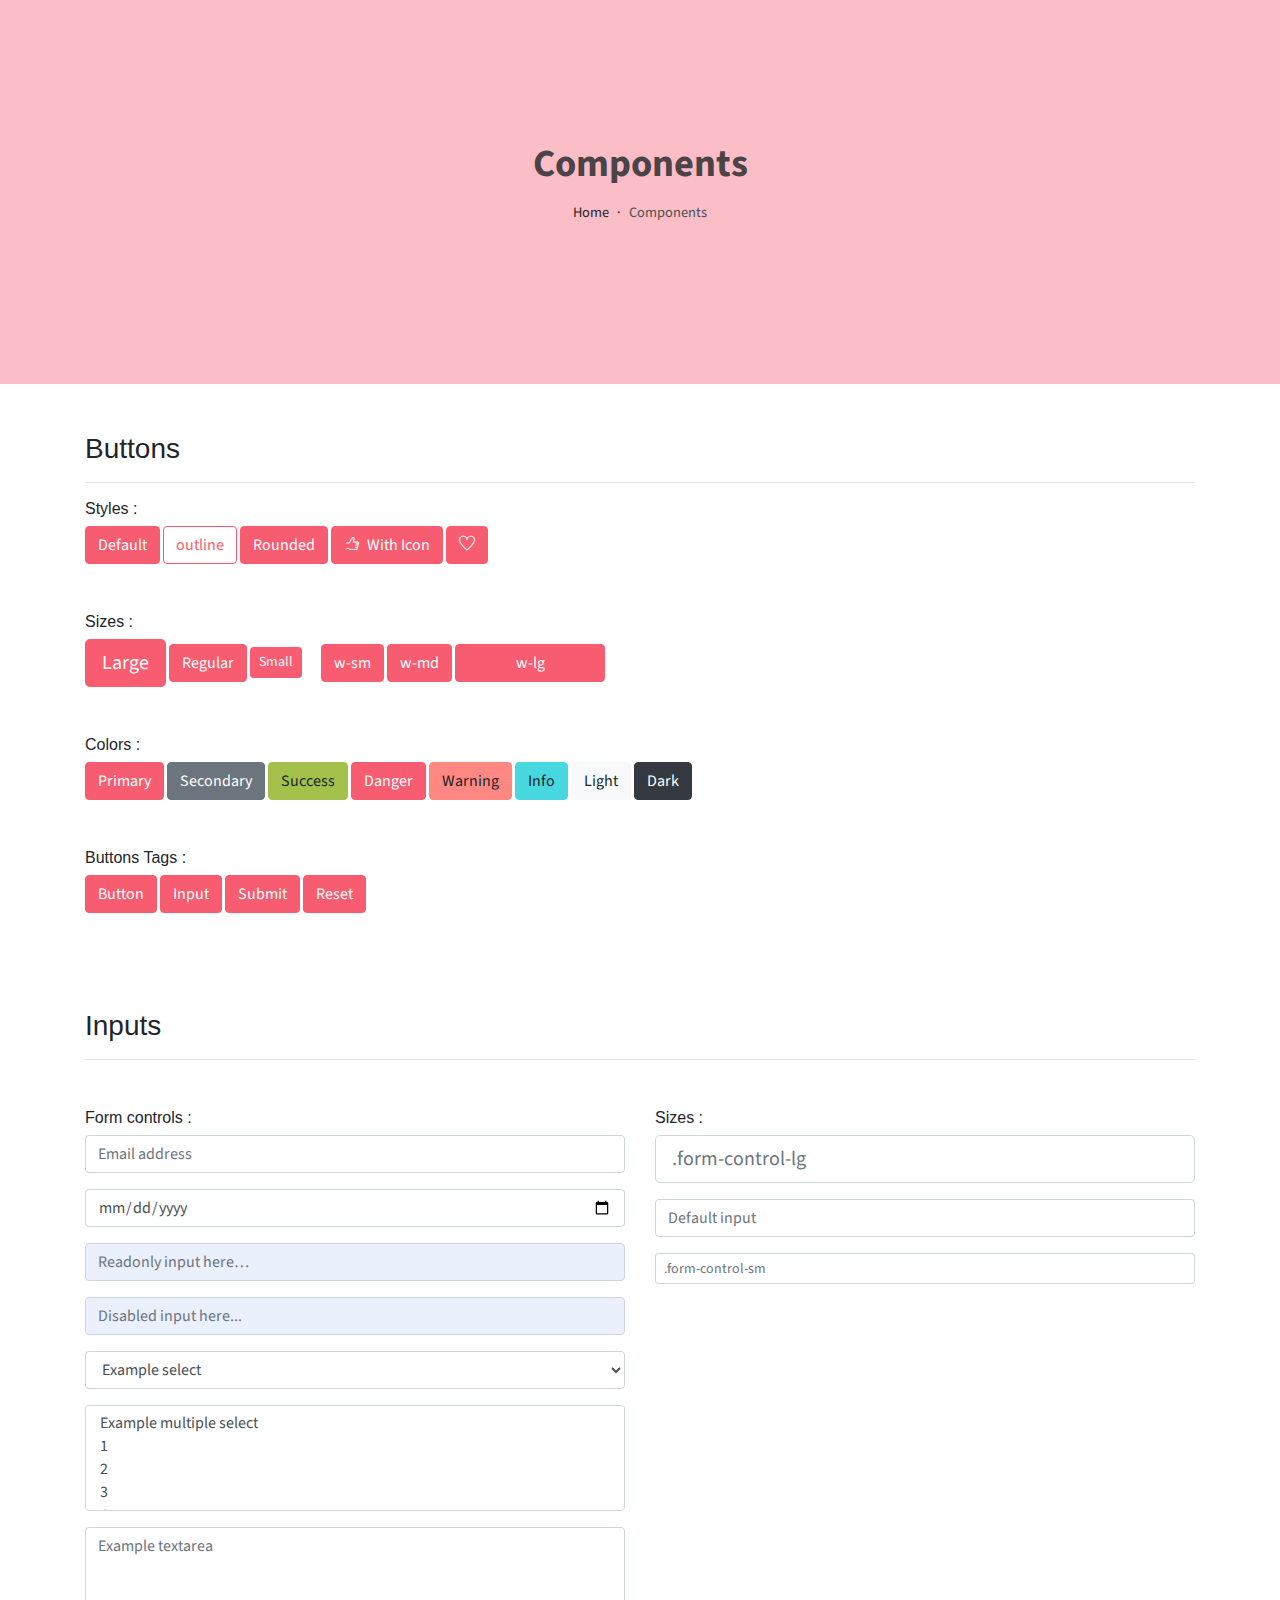
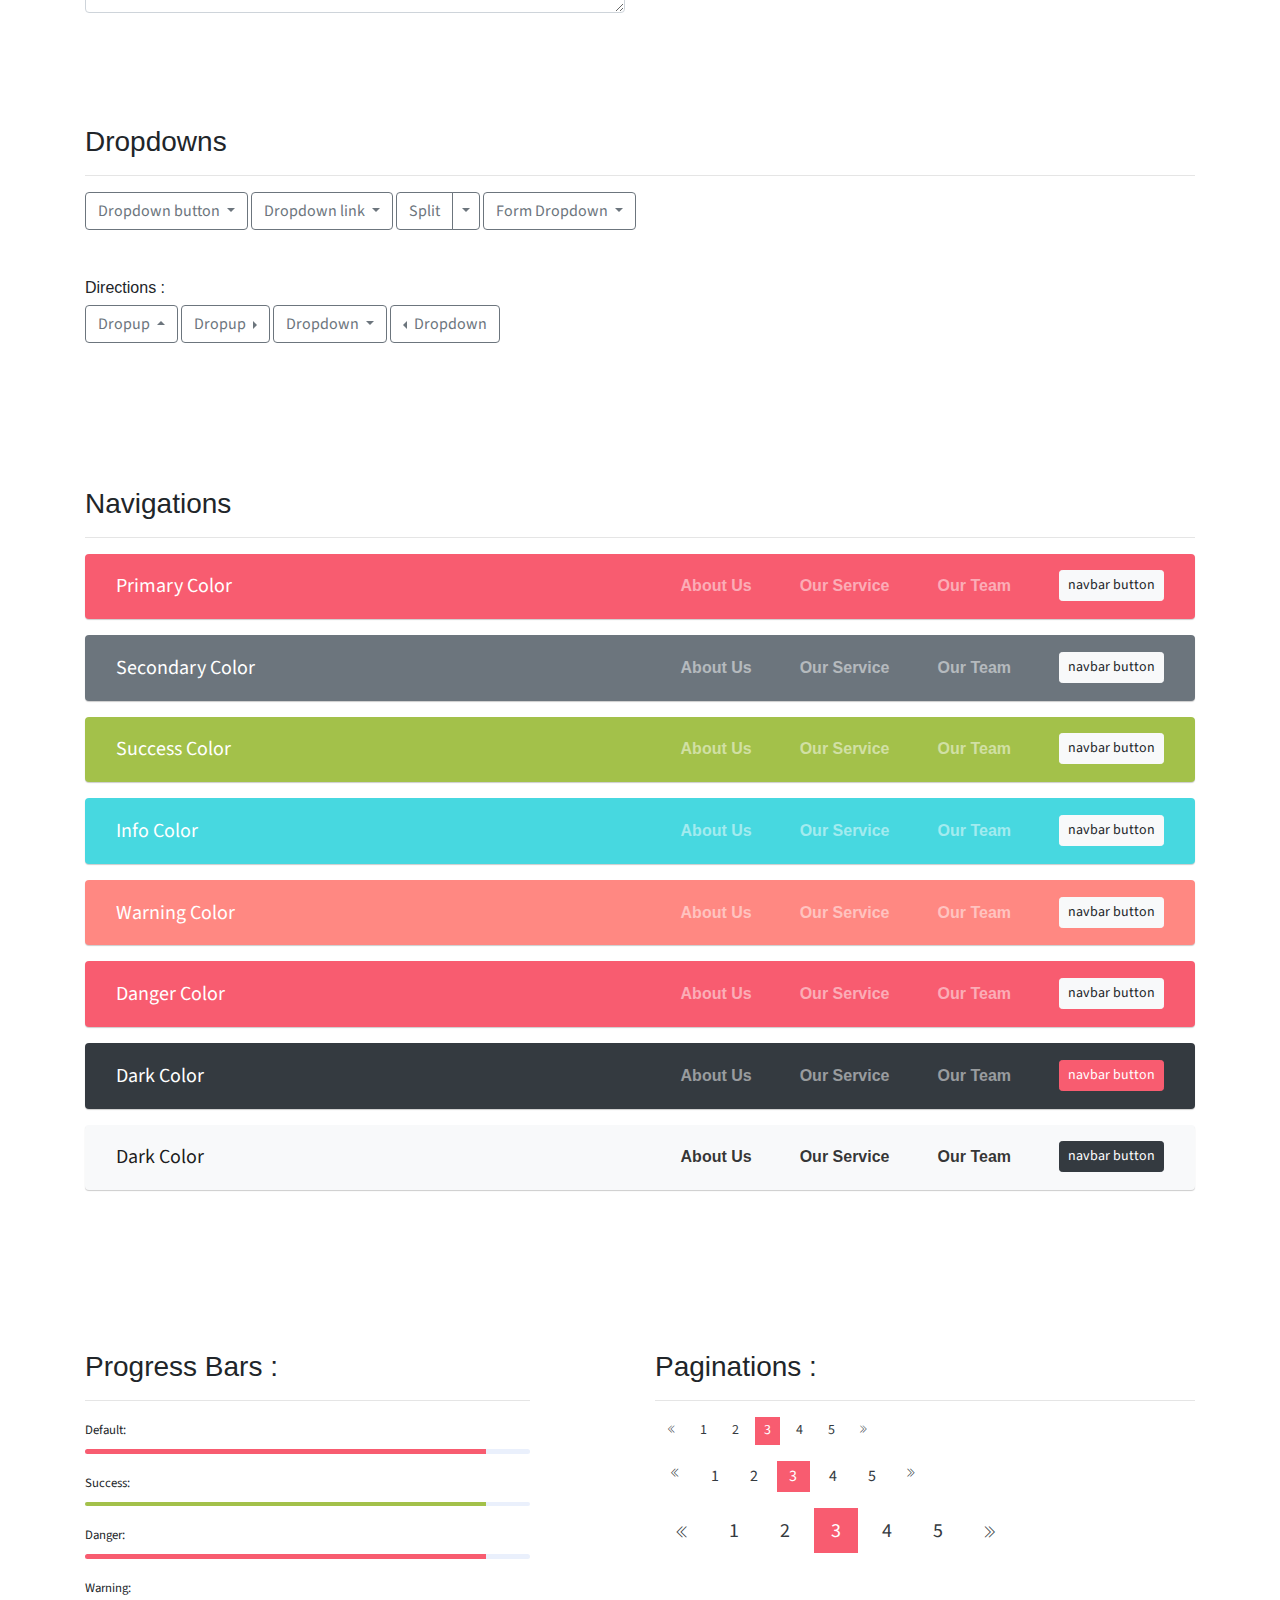
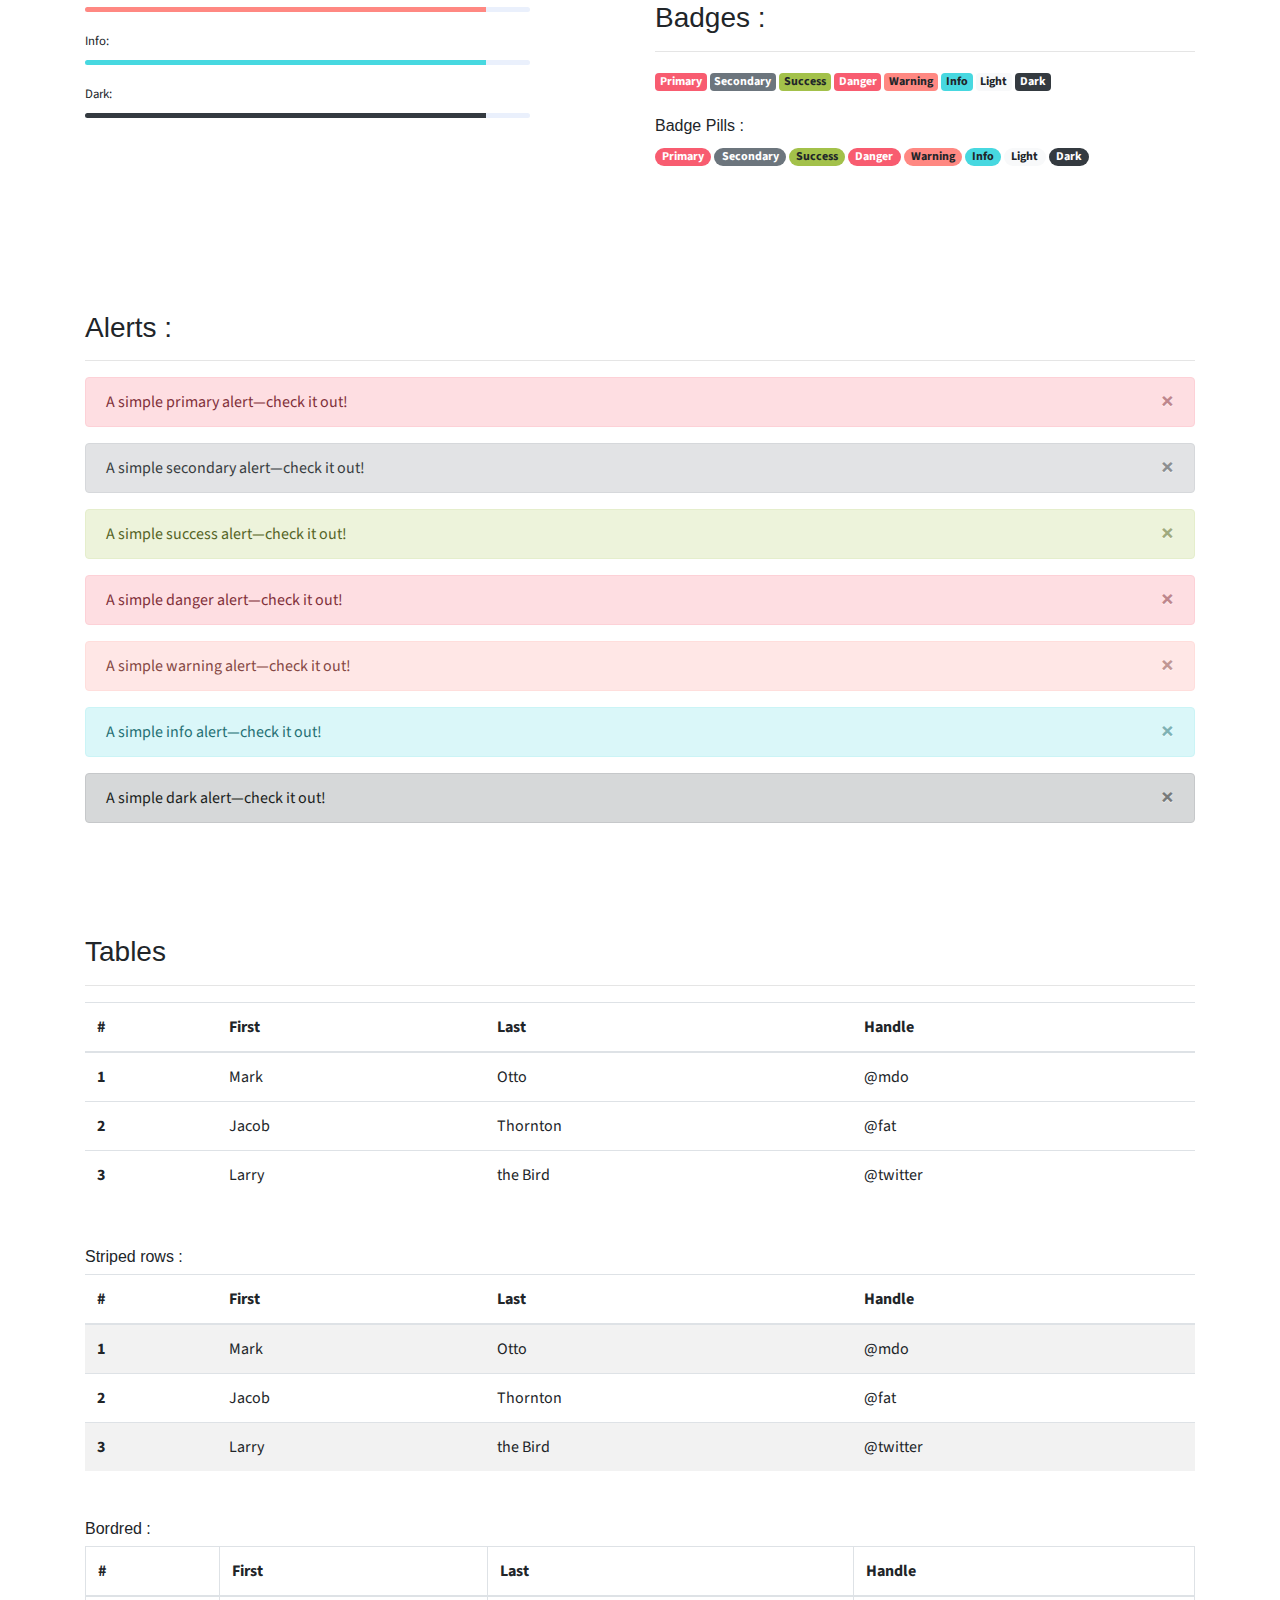
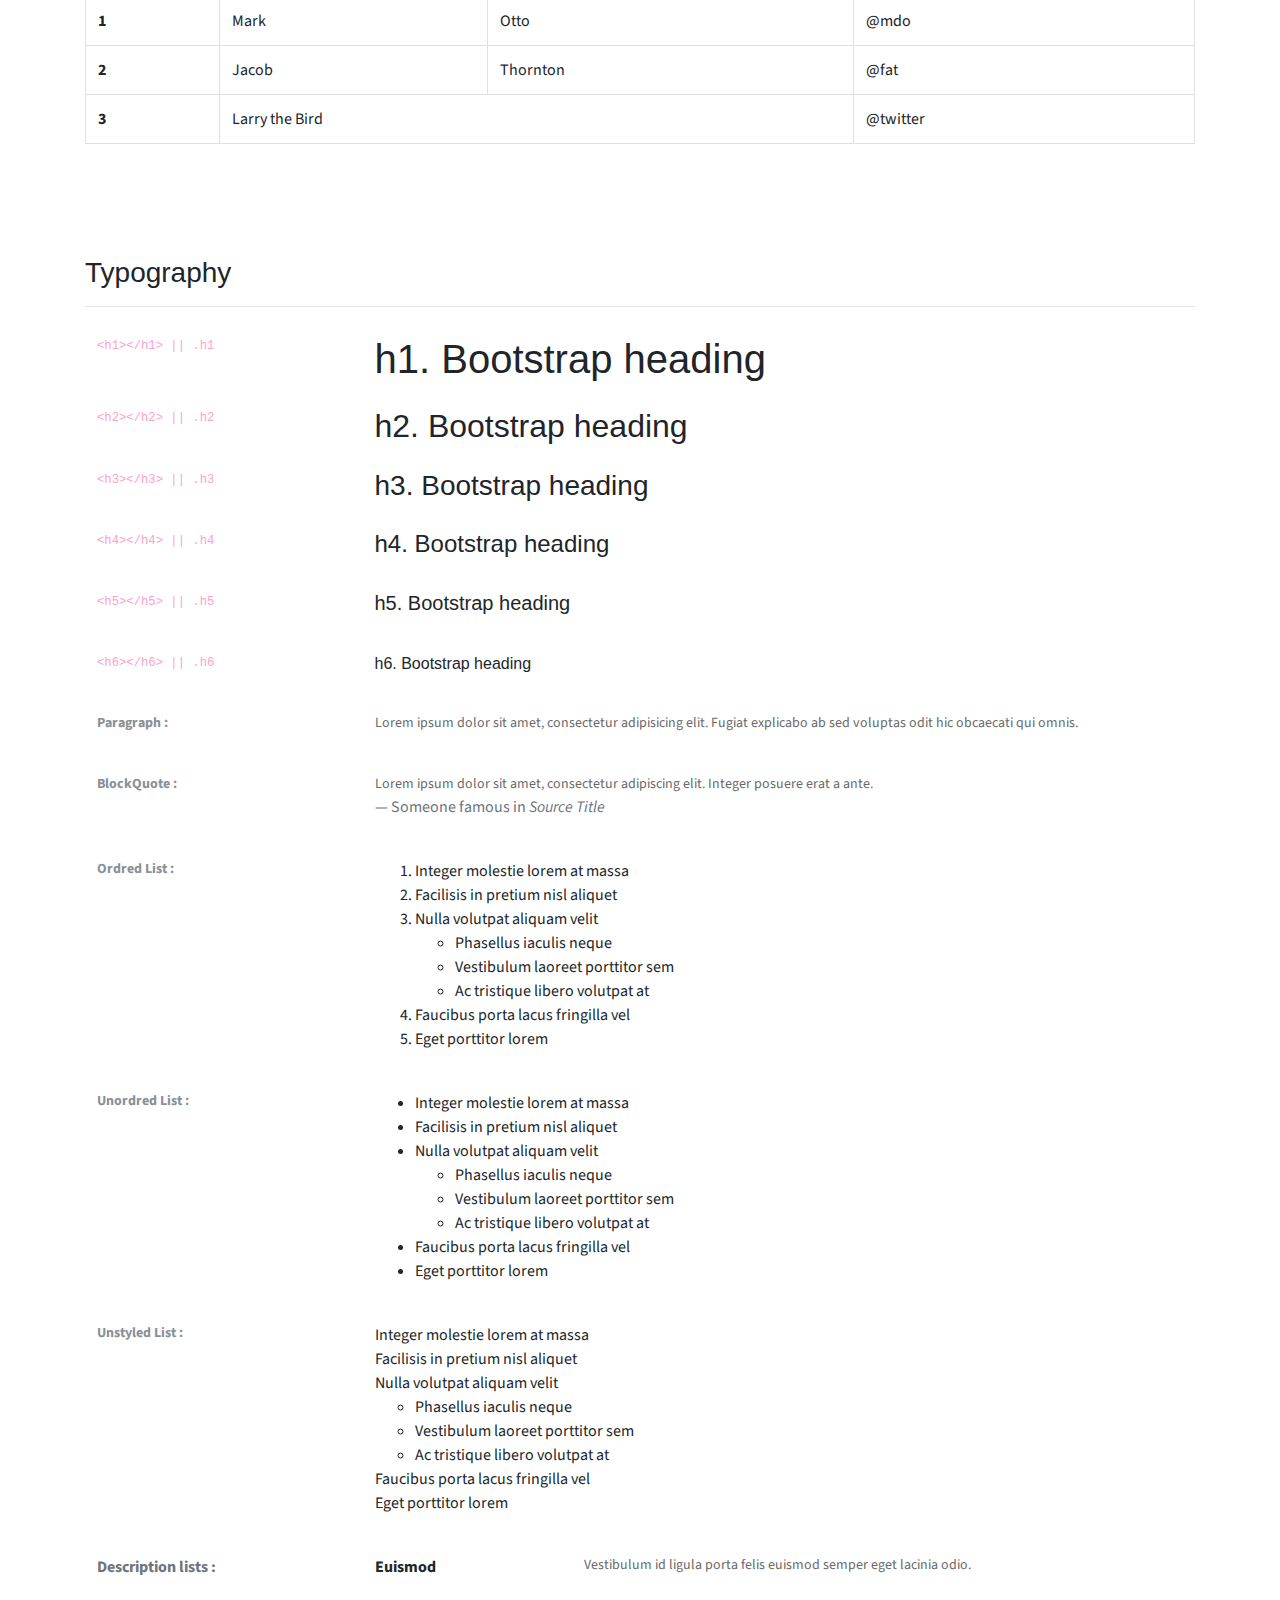
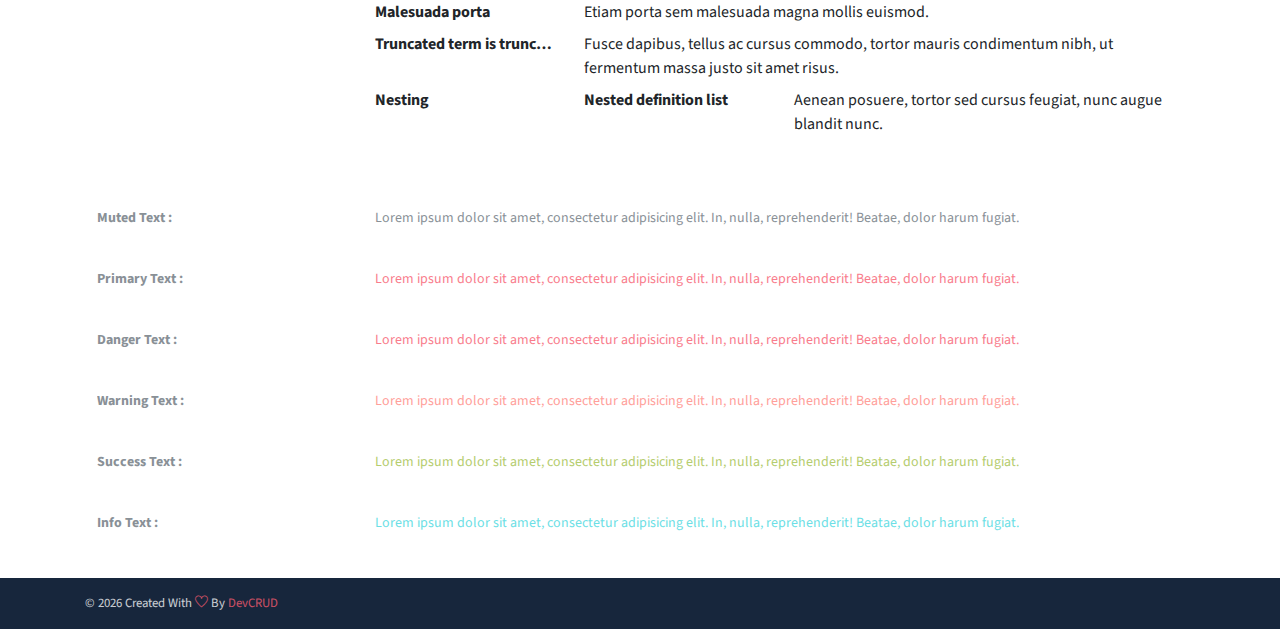
<file: public_html/components.html>
<!DOCTYPE html>
<html lang="en">
<head>
   <meta charset="utf-8">
   <meta name="viewport" content="width=device-width, initial-scale=1, shrink-to-fit=no">
   <meta name="description" content="Start your development with JohnDoe landing page.">
   <meta name="author" content="Devcrud">
   <title>ISHYA RUGEMA Achille | Official Display Web</title>
   <link rel="icon" href="assets/imgs/Apic-removebg-preview.png" type="image.png">
   <!-- font icons -->
   <link rel="stylesheet" href="assets/vendors/themify-icons/css/themify-icons.css">
   <!-- Bootstrap + Steller  -->
   <link rel="stylesheet" href="assets/css/johndoe.css">
</head>
<body>

   <!-- Page Header -->
   <header class="header header-mini"> 
      <div class="header-title">Components</div> 
      <nav aria-label="breadcrumb">
         <ol class="breadcrumb">
            <li class="breadcrumb-item"><a href="/">Home</a></li>
            <li class="breadcrumb-item active" aria-current="page">Components</li>
         </ol>
      </nav>
   </header> <!-- End Of Page Header -->

   <!-- main content -->
   <div class="container">

      <!-- Buttons -->
      <h3 class="mt-5">Buttons</h3>
      <hr>
      <h6 class="section-secondary-title">Styles :</h6>
      <button class="btn btn-primary">Default</button>
      <button class="btn btn-outline-primary">outline</button>
      <button class="btn btn-primary rounded">Rounded</button>
      <button class="btn btn-primary rounded"><i class="ti-thumb-up pr-1"></i> With Icon</button>
      <button class="btn btn-primary circle"><i class="ti-heart"></i></button>

      <h6 class="section-secondary-title mt-5">Sizes :</h6>
      <button class="btn btn-primary btn-lg">Large</button>
      <button class="btn btn-primary ">Regular</button>
      <button class="btn btn-primary btn-sm">Small</button>
      <button class="btn btn-primary w-sm ml-3">w-sm</button>
      <button class="btn btn-primary w-md">w-md</button>
      <button class="btn btn-primary w-lg">w-lg</button>

      <h6 class="section-secondary-title mt-5">Colors :</h6>          
      <button type="button" class="btn btn-primary">Primary</button>
      <button type="button" class="btn btn-secondary">Secondary</button>
      <button type="button" class="btn btn-success">Success</button>
      <button type="button" class="btn btn-danger">Danger</button>
      <button type="button" class="btn btn-warning">Warning</button>
      <button type="button" class="btn btn-info">Info</button>
      <button type="button" class="btn btn-light">Light</button>
      <button type="button" class="btn btn-dark">Dark</button>

      <h6 class="section-secondary-title mt-5">Buttons Tags :</h6>
      <button class="btn btn-primary" type="submit">Button</button>
      <input class="btn btn-primary" type="button" value="Input">
      <input class="btn btn-primary" type="submit" value="Submit">
      <input class="btn btn-primary" type="reset" value="Reset">
      
      <!-- devider -->
      <div class="py-5"></div>

      <!-- Inputs -->
      <h3>Inputs</h3>
      <hr>
      <div class="row mt-5">
         <div class="col-md-6">
            <h6 class="section-secondary-title">Form controls :</h6>        
            <div class="form-group">
               <input type="email" class="form-control" id="exampleFormControlInput1" placeholder="Email address">
            </div>
            <div class="form-group">
               <input type="date" class="form-control" id="exampleFormControlInput1" placeholder="Date">
            </div>
            <div class="form-group">
               <input class="form-control" type="text" placeholder="Readonly input here…" readonly>
            </div>
            <div class="form-group">
               <input class="form-control" id="disabledInput" type="text" placeholder="Disabled input here..." disabled>
            </div>
            <div class="form-group">
               <select class="form-control" id="exampleFormControlSelect1">
                  <option>Example select</option>
                  <option>1</option>
                  <option>2</option>
                  <option>3</option>
                  <option>4</option>
                  <option>5</option>
               </select>
            </div>
            <div class="form-group">
               <select multiple class="form-control" id="exampleFormControlSelect2">
                  <option>Example multiple select</option>
                  <option>1</option>
                  <option>2</option>
                  <option>3</option>
                  <option>4</option>
                  <option>5</option>
               </select>
            </div>
            <div class="form-group">
               <textarea class="form-control" id="exampleFormControlTextarea1" rows="3" placeholder="Example textarea"></textarea>
            </div>
         </div>
         <div class="col-md-6">
            <h6 class="section-secondary-title">Sizes :</h6>    
            <div class="form-group">
               <input class="form-control form-control-lg" type="text" placeholder=".form-control-lg">             
            </div>
            <div class="form-group">
               <input class="form-control" type="text" placeholder="Default input">
            </div>
            <div class="form-group">
               <input class="form-control form-control-sm" type="text" placeholder=".form-control-sm"> 
            </div>
         </div>
      </div> <!-- end of inputs -->   

      <!-- devider -->
      <div class="py-5"></div>             

      <!-- Dropdowns -->
      <h3 class="components-section-title font-weight-normal">Dropdowns</h3>
      <hr>
      <div class="dropdown d-inline-block">
         <button class="btn btn-outline-secondary dropdown-toggle" type="button" id="dropdownMenuButton" data-toggle="dropdown" aria-haspopup="true" aria-expanded="false">
         Dropdown button
         </button>
         <div class="dropdown-menu" aria-labelledby="dropdownMenuButton">
         <a class="dropdown-item" href="#">Action</a>
         <a class="dropdown-item" href="#">Another action</a>
         <a class="dropdown-item" href="#">Something else here</a>
         </div>
      </div>
      <div class="dropdown d-inline-block">
         <a class="btn btn-outline-secondary dropdown-toggle" href="#" role="button" id="dropdownMenuLink" data-toggle="dropdown" aria-haspopup="true" aria-expanded="false">
            Dropdown link
         </a>
         <div class="dropdown-menu" aria-labelledby="dropdownMenuLink">
            <a class="dropdown-item" href="#">Action</a>
            <a class="dropdown-item" href="#">Another action</a>
            <a class="dropdown-item" href="#">Something else here</a>
         </div>
      </div>
      <div class="btn-group">
         <button type="button" class="btn btn-outline-secondary">Split</button>
         <button type="button" class="btn btn-outline-secondary dropdown-toggle dropdown-toggle-split" data-toggle="dropdown" aria-haspopup="true" aria-expanded="false">
         <span class="sr-only">Toggle Dropdown</span>
         </button>
         <div class="dropdown-menu">
            <a class="dropdown-item" href="#">Action</a>
            <a class="dropdown-item" href="#">Another action</a>
            <a class="dropdown-item" href="#">Something else here</a>
            <div class="dropdown-divider"></div>
            <a class="dropdown-item" href="#">Separated link</a>
         </div>
      </div>
      <div class="btn-group">
         <button class="btn btn-outline-secondary dropdown-toggle" type="button" id="dropdownMenuButton" data-toggle="dropdown" aria-haspopup="true" aria-expanded="false">
            Form Dropdown
         </button>
         <div class="dropdown-menu form">
            <form class="px-4 py-3">
               <div class="form-group">
                  <input type="email" class="form-control" id="exampleDropdownFormEmail1" placeholder="email@example.com">
               </div>
               <div class="form-group">
                  <input type="password" class="form-control" id="exampleDropdownFormPassword1" placeholder="Password">
               </div>
               <div class="form-check mb-3">
                  <input type="checkbox" class="form-check-input" id="dropdownCheck">
                  <label class="form-check-label" for="dropdownCheck">
                     Remember me
                  </label>
               </div>
               <button type="submit" class="btn btn-primary btn-block">Sign in</button>
            </form>
            <div class="dropdown-divider"></div>
            <a class="dropdown-item" href="#"><small>New around here? Sign up</small></a>
            <a class="dropdown-item" href="#"><small>Forgot password?</small></a>
         </div>
      </div>       
      <h6 class="section-secondary-title mt-5">Directions :</h6>  
      <div class="btn-group dropup">
         <button type="button" class="btn btn-outline-secondary dropdown-toggle" data-toggle="dropdown" aria-haspopup="true" aria-expanded="false">
            Dropup
         </button>
         <div class="dropdown-menu">
            <a class="dropdown-item" href="#">Action</a>
            <a class="dropdown-item" href="#">Another action</a>
            <a class="dropdown-item" href="#">Something else here</a>
            <div class="dropdown-divider"></div>
            <a class="dropdown-item" href="#">Separated link</a>
         </div>
      </div>
      <div class="btn-group dropright">
         <button type="button" class="btn btn-outline-secondary dropdown-toggle" data-toggle="dropdown" aria-haspopup="true" aria-expanded="false">
            Dropup
         </button>
         <div class="dropdown-menu">
            <a class="dropdown-item" href="#">Action</a>
            <a class="dropdown-item" href="#">Another action</a>
            <a class="dropdown-item" href="#">Something else here</a>
            <div class="dropdown-divider"></div>
            <a class="dropdown-item" href="#">Separated link</a>
         </div>
      </div>
      <div class="btn-group">
         <button type="button" class="btn btn-outline-secondary dropdown-toggle" data-toggle="dropdown" aria-haspopup="true" aria-expanded="false">
            Dropdown
         </button>
         <div class="dropdown-menu">
            <a class="dropdown-item" href="#">Action</a>
            <a class="dropdown-item" href="#">Another action</a>
            <a class="dropdown-item" href="#">Something else here</a>
            <div class="dropdown-divider"></div>
            <a class="dropdown-item" href="#">Separated link</a>
         </div>
      </div>
      <div class="btn-group dropleft">
         <button type="button" class="btn btn-outline-secondary dropdown-toggle" data-toggle="dropdown" aria-haspopup="true" aria-expanded="false">
            Dropdown
         </button>
         <div class="dropdown-menu">
            <a class="dropdown-item" href="#">Action</a>
            <a class="dropdown-item" href="#">Another action</a>
            <a class="dropdown-item" href="#">Something else here</a>
            <div class="dropdown-divider"></div>
            <a class="dropdown-item" href="#">Separated link</a>
         </div>
      </div> <!-- end of Dropdowns -->  

      <!-- devider -->
      <div class="py-5"></div>   

      <!-- navbars -->
      <h3 class="components-section-title font-weight-normal mt-5">Navigations</h3>
      <hr>
      <nav class="navbar navbar-expand-sm navbar-dark bg-primary rounded shadow mb-3">
         <div class="container">
            <a class="navbar-brand" href="#">Primary Color</a>
            <button class="navbar-toggler ml-auto" type="button" data-toggle="collapse" data-target="#navbarSupportedContent" aria-controls="navbarSupportedContent" aria-expanded="false" aria-label="Toggle navigation">
            <span class="navbar-toggler-icon"></span>
            </button>
            <div class="collapse navbar-collapse" id="navbarSupportedContent">
               <ul class="navbar-nav ml-auto"> 
                  <li class="nav-item">
                     <a class="nav-link" href="#about">About Us</a>
                  </li>
                  <li class="nav-item">
                     <a class="nav-link" href="#service">Our Service</a>
                  </li>
                  <li class="nav-item">
                     <a class="nav-link" href="#team">Our Team</a>
                  </li>
                  <li class="nav-item">
                     <a href="#book-table" class="ml-4 mt-1 btn btn-light btn-sm">navbar button</a>
                  </li>
               </ul>                       
            </div>
         </div>
      </nav>
      <nav class="navbar navbar-expand-sm navbar-dark bg-secondary rounded shadow mb-3">
         <div class="container">
            <a class="navbar-brand" href="#">Secondary Color</a>
            <button class="navbar-toggler ml-auto" type="button" data-toggle="collapse" data-target="#navbarSupportedContent" aria-controls="navbarSupportedContent" aria-expanded="false" aria-label="Toggle navigation">
            <span class="navbar-toggler-icon"></span>
            </button>
            <div class="collapse navbar-collapse" id="navbarSupportedContent">
               <ul class="navbar-nav ml-auto"> 
                  <li class="nav-item">
                     <a class="nav-link" href="#about">About Us</a>
                  </li>
                  <li class="nav-item">
                     <a class="nav-link" href="#service">Our Service</a>
                  </li>
                  <li class="nav-item">
                     <a class="nav-link" href="#team">Our Team</a>
                  </li>
                  <li class="nav-item">
                     <a href="#book-table" class="ml-4 mt-1 btn btn-light btn-sm">navbar button</a>
                  </li>
               </ul>                       
            </div>
         </div>
      </nav>
      <nav class="navbar navbar-expand-sm navbar-dark bg-success rounded shadow mb-3">
         <div class="container">
            <a class="navbar-brand" href="#">Success Color</a>
            <button class="navbar-toggler ml-auto" type="button" data-toggle="collapse" data-target="#navbarSupportedContent" aria-controls="navbarSupportedContent" aria-expanded="false" aria-label="Toggle navigation">
            <span class="navbar-toggler-icon"></span>
            </button>
            <div class="collapse navbar-collapse" id="navbarSupportedContent">
               <ul class="navbar-nav ml-auto"> 
                  <li class="nav-item">
                     <a class="nav-link" href="#about">About Us</a>
                  </li>
                  <li class="nav-item">
                     <a class="nav-link" href="#service">Our Service</a>
                  </li>
                  <li class="nav-item">
                     <a class="nav-link" href="#team">Our Team</a>
                  </li>
                  <li class="nav-item">
                     <a href="#book-table" class="ml-4 mt-1 btn btn-light btn-sm">navbar button</a>
                  </li>
               </ul>                       
            </div>
         </div>
      </nav>
      <nav class="navbar navbar-expand-sm navbar-dark bg-info rounded shadow mb-3">
         <div class="container">
            <a class="navbar-brand" href="#">Info Color</a>
            <button class="navbar-toggler ml-auto" type="button" data-toggle="collapse" data-target="#navbarSupportedContent" aria-controls="navbarSupportedContent" aria-expanded="false" aria-label="Toggle navigation">
            <span class="navbar-toggler-icon"></span>
            </button>
            <div class="collapse navbar-collapse" id="navbarSupportedContent">
               <ul class="navbar-nav ml-auto"> 
                  <li class="nav-item">
                     <a class="nav-link" href="#about">About Us</a>
                  </li>
                  <li class="nav-item">
                     <a class="nav-link" href="#service">Our Service</a>
                  </li>
                  <li class="nav-item">
                     <a class="nav-link" href="#team">Our Team</a>
                  </li>
                  <li class="nav-item">
                     <a href="#book-table" class="ml-4 mt-1 btn btn-light btn-sm">navbar button</a>
                  </li>
               </ul>                       
            </div>
         </div>
      </nav>
      <nav class="navbar navbar-expand-sm navbar-dark bg-warning rounded shadow mb-3">
         <div class="container">
            <a class="navbar-brand" href="#">Warning Color</a>
            <button class="navbar-toggler ml-auto" type="button" data-toggle="collapse" data-target="#navbarSupportedContent" aria-controls="navbarSupportedContent" aria-expanded="false" aria-label="Toggle navigation">
            <span class="navbar-toggler-icon"></span>
            </button>
            <div class="collapse navbar-collapse" id="navbarSupportedContent">
               <ul class="navbar-nav ml-auto"> 
                  <li class="nav-item">
                     <a class="nav-link" href="#about">About Us</a>
                  </li>
                  <li class="nav-item">
                     <a class="nav-link" href="#service">Our Service</a>
                  </li>
                  <li class="nav-item">
                     <a class="nav-link" href="#team">Our Team</a>
                  </li>
                  <li class="nav-item">
                     <a href="#book-table" class="ml-4 mt-1 btn btn-light btn-sm">navbar button</a>
                  </li>
               </ul>                       
            </div>
         </div>
      </nav>
      <nav class="navbar navbar-expand-sm navbar-dark bg-danger rounded shadow mb-3">
         <div class="container">
            <a class="navbar-brand" href="#">Danger Color</a>
            <button class="navbar-toggler ml-auto" type="button" data-toggle="collapse" data-target="#navbarSupportedContent" aria-controls="navbarSupportedContent" aria-expanded="false" aria-label="Toggle navigation">
            <span class="navbar-toggler-icon"></span>
            </button>
            <div class="collapse navbar-collapse" id="navbarSupportedContent">
               <ul class="navbar-nav ml-auto"> 
                  <li class="nav-item">
                     <a class="nav-link" href="#about">About Us</a>
                  </li>
                  <li class="nav-item">
                     <a class="nav-link" href="#service">Our Service</a>
                  </li>
                  <li class="nav-item">
                     <a class="nav-link" href="#team">Our Team</a>
                  </li>
                  <li class="nav-item">
                     <a href="#book-table" class="ml-4 mt-1 btn btn-light btn-sm">navbar button</a>
                  </li>
               </ul>                       
            </div>
         </div>
      </nav>
      <nav class="navbar navbar-expand-sm navbar-dark bg-dark rounded shadow mb-3">
         <div class="container">
            <a class="navbar-brand" href="#">Dark Color</a>
            <button class="navbar-toggler ml-auto" type="button" data-toggle="collapse" data-target="#navbarSupportedContent" aria-controls="navbarSupportedContent" aria-expanded="false" aria-label="Toggle navigation">
            <span class="navbar-toggler-icon"></span>
            </button>
            <div class="collapse navbar-collapse" id="navbarSupportedContent">
               <ul class="navbar-nav ml-auto"> 
                  <li class="nav-item">
                     <a class="nav-link" href="#about">About Us</a>
                  </li>
                  <li class="nav-item">
                     <a class="nav-link" href="#service">Our Service</a>
                  </li>
                  <li class="nav-item">
                     <a class="nav-link" href="#team">Our Team</a>
                  </li>
                  <li class="nav-item">
                     <a href="#book-table" class="ml-4 mt-1 btn btn-primary btn-sm">navbar button</a>
                  </li>
               </ul>                       
            </div>
         </div>
      </nav>
      <nav class="navbar navbar-expand-sm navbar-light bg-light rounded shadow mb-3">
         <div class="container">
            <a class="navbar-brand" href="#">Dark Color</a>
            <button class="navbar-toggler ml-auto" type="button" data-toggle="collapse" data-target="#navbarSupportedContent" aria-controls="navbarSupportedContent" aria-expanded="false" aria-label="Toggle navigation">
            <span class="navbar-toggler-icon"></span>
            </button>
            <div class="collapse navbar-collapse" id="navbarSupportedContent">
               <ul class="navbar-nav ml-auto"> 
                  <li class="nav-item">
                     <a class="nav-link" href="#about">About Us</a>
                  </li>
                  <li class="nav-item">
                     <a class="nav-link" href="#service">Our Service</a>
                  </li>
                  <li class="nav-item">
                     <a class="nav-link" href="#team">Our Team</a>
                  </li>
                  <li class="nav-item">
                     <a href="#book-table" class="ml-4 mt-1 btn btn-dark btn-sm">navbar button</a>
                  </li>
               </ul>                       
            </div>
         </div>
      </nav>
      <!-- End of navbars -->

      <!-- devider -->
      <div class="py-5"></div>   
      
      <!-- progress bars -->
      <div class="row justify-content-between">
         <div class="col-md-5">
            <h3 class="components-section-title font-weight-normal mt-5">Progress Bars :</h3>
            <hr>
            <small>Default: </small>
            <div class="progress mt-2 mb-3">
               <div class="progress-bar" role="progressbar" style="width: 90%" aria-valuenow="25" aria-valuemin="0" aria-valuemax="100"></div>
            </div>
            <small>Success:</small>
            <div class="progress mt-2 mb-3">
               <div class="progress-bar bg-success" role="progressbar" style="width: 90%" aria-valuenow="25" aria-valuemin="0" aria-valuemax="100"></div>
            </div>
            <small>Danger:</small>
            <div class="progress mt-2 mb-3">
               <div class="progress-bar bg-danger" role="progressbar" style="width: 90%" aria-valuenow="25" aria-valuemin="0" aria-valuemax="100"></div>
            </div>
            <small>Warning:</small>
            <div class="progress mt-2 mb-3">
               <div class="progress-bar bg-warning" role="progressbar" style="width: 90%" aria-valuenow="25" aria-valuemin="0" aria-valuemax="100"></div>
            </div>
            <small>Info:</small>
            <div class="progress mt-2 mb-3">
               <div class="progress-bar bg-info" role="progressbar" style="width: 90%" aria-valuenow="25" aria-valuemin="0" aria-valuemax="100"></div>
            </div>
            <small>Dark:</small>
            <div class="progress mt-2 mb-3">
               <div class="progress-bar bg-dark" role="progressbar" style="width: 90%" aria-valuenow="25" aria-valuemin="0" aria-valuemax="100"></div>
            </div>
         </div>
         <div class="col-md-6">
            <h3 class="components-section-title font-weight-normal mt-5">Paginations :</h3>
            <hr>
            <nav aria-label="Page navigation example">
               <ul class="pagination pagination-sm">
                  <li class="page-item"><a class="page-link" href="#"><i class="ti-angle-double-left"></i></a></li>
                  <li class="page-item"><a class="page-link" href="#">1</a></li>
                  <li class="page-item"><a class="page-link" href="#">2</a></li>
                  <li class="page-item active"><a class="page-link" href="#">3</a></li>
                  <li class="page-item"><a class="page-link" href="#">4</a></li>
                  <li class="page-item"><a class="page-link" href="#">5</a></li>
                  <li class="page-item"><a class="page-link" href="#"><i class="ti-angle-double-right"></i></a></li>
               </ul>
            </nav>
            <nav aria-label="Page navigation example">
               <ul class="pagination">
               <li class="page-item"><a class="page-link" href="#"><i class="ti-angle-double-left"></i></a></li>
                  <li class="page-item"><a class="page-link" href="#">1</a></li>
                  <li class="page-item"><a class="page-link" href="#">2</a></li>
                  <li class="page-item active"><a class="page-link" href="#">3</a></li>
                  <li class="page-item"><a class="page-link" href="#">4</a></li>
                  <li class="page-item"><a class="page-link" href="#">5</a></li>
                  <li class="page-item"><a class="page-link" href="#"><i class="ti-angle-double-right"></i></a></li>
               </ul>
            </nav>
            <nav aria-label="Page navigation example">
               <ul class="pagination pagination-lg">
                  <li class="page-item"><a class="page-link" href="#"><i class="ti-angle-double-left"></i></a></li>
                  <li class="page-item"><a class="page-link" href="#">1</a></li>
                  <li class="page-item"><a class="page-link" href="#">2</a></li>
                  <li class="page-item active"><a class="page-link" href="#">3</a></li>
                  <li class="page-item"><a class="page-link" href="#">4</a></li>
                  <li class="page-item"><a class="page-link" href="#">5</a></li>
                  <li class="page-item"><a class="page-link" href="#"><i class="ti-angle-double-right"></i></a></li>
               </ul>
            </nav>

            <!-- Badges -->
            <h3 class="components-section-title font-weight-normal mt-5">Badges :</h3>
            <hr>
            <span class="badge badge-primary">Primary</span>
            <span class="badge badge-secondary">Secondary</span>
            <span class="badge badge-success">Success</span>
            <span class="badge badge-danger">Danger</span>
            <span class="badge badge-warning">Warning</span>
            <span class="badge badge-info">Info</span>
            <span class="badge badge-light">Light</span>
            <span class="badge badge-dark">Dark</span>
            <h6 class="section-secondary-title mt-4 mb-2">Badge Pills :</h6>
            <span class="badge badge-pill badge-primary">Primary</span>
            <span class="badge badge-pill badge-secondary">Secondary</span>
            <span class="badge badge-pill badge-success">Success</span>
            <span class="badge badge-pill badge-danger">Danger</span>
            <span class="badge badge-pill badge-warning">Warning</span>
            <span class="badge badge-pill badge-info">Info</span>
            <span class="badge badge-pill badge-light">Light</span>
            <span class="badge badge-pill badge-dark">Dark</span>
         </div>
      </div> <!-- End of Progress bars -->

      <!-- devider -->
      <div class="py-5"></div>  

      <!-- Alerts -->
      <h3 class="components-section-title font-weight-normal mt-5">Alerts :</h3>
      <hr>
      <div class="alert alert-primary alert-dismissible fade show" role="alert">
         A simple primary alert—check it out!
         <button type="button" class="close" data-dismiss="alert" aria-label="Close">
            <span aria-hidden="true">&times;</span>
         </button>
      </div>
      <div class="alert alert-secondary alert-dismissible fade show" role="alert">
         A simple secondary alert—check it out!
         <button type="button" class="close" data-dismiss="alert" aria-label="Close">
            <span aria-hidden="true">&times;</span>
         </button>
      </div>
      <div class="alert alert-success alert-dismissible fade show" role="alert">
         A simple success alert—check it out!
         <button type="button" class="close" data-dismiss="alert" aria-label="Close">
            <span aria-hidden="true">&times;</span>
         </button>
      </div>
      <div class="alert alert-danger alert-dismissible fade show" role="alert">
         A simple danger alert—check it out!
         <button type="button" class="close" data-dismiss="alert" aria-label="Close">
            <span aria-hidden="true">&times;</span>
         </button>
      </div>
      <div class="alert alert-warning alert-dismissible fade show" role="alert">
         A simple warning alert—check it out!
         <button type="button" class="close" data-dismiss="alert" aria-label="Close">
            <span aria-hidden="true">&times;</span>
         </button>
      </div>
      <div class="alert alert-info alert-dismissible fade show" role="alert">
         A simple info alert—check it out!
         <button type="button" class="close" data-dismiss="alert" aria-label="Close">
            <span aria-hidden="true">&times;</span>
         </button>
      </div>
      <div class="alert alert-dark alert-dismissible fade show" role="alert">
         A simple dark alert—check it out!
         <button type="button" class="close" data-dismiss="alert" aria-label="Close">
            <span aria-hidden="true">&times;</span>
         </button>
      </div>
      <!-- end of alerts -->

      <!-- devider -->
      <div class="py-5"></div> 
   
      <!-- tables -->
      <h3 class="components-section-title">Tables</h3>
      <hr>
      <table class="table">
         <thead>
            <tr>
               <th scope="col">#</th>
               <th scope="col">First</th>
               <th scope="col">Last</th>
               <th scope="col">Handle</th>
            </tr>
         </thead>
         <tbody>
            <tr>
               <th scope="row">1</th>
               <td>Mark</td>
               <td>Otto</td>
               <td>@mdo</td>
            </tr>
            <tr>
               <th scope="row">2</th>
               <td>Jacob</td>
               <td>Thornton</td>
               <td>@fat</td>
            </tr>
            <tr>
               <th scope="row">3</th>
               <td>Larry</td>
               <td>the Bird</td>
               <td>@twitter</td>
            </tr>
         </tbody>
      </table>

      <h6 class="section-secondary-title mt-5">Striped rows :</h6>
      <table class="table table-striped">
         <thead>
            <tr>
               <th scope="col">#</th>
               <th scope="col">First</th>
               <th scope="col">Last</th>
               <th scope="col">Handle</th>
            </tr>
         </thead>
         <tbody>
            <tr>
               <th scope="row">1</th>
               <td>Mark</td>
               <td>Otto</td>
               <td>@mdo</td>
            </tr>
            <tr>
               <th scope="row">2</th>
               <td>Jacob</td>
               <td>Thornton</td>
               <td>@fat</td>
            </tr>
            <tr>
               <th scope="row">3</th>
               <td>Larry</td>
               <td>the Bird</td>
               <td>@twitter</td>
            </tr>
         </tbody>
      </table>

      <h6 class="section-secondary-title mt-5">Bordred :</h6>
      <table class="table table-bordered">
         <thead>
            <tr>
               <th scope="col">#</th>
               <th scope="col">First</th>
               <th scope="col">Last</th>
               <th scope="col">Handle</th>
            </tr>
         </thead>
         <tbody>
            <tr>
               <th scope="row">1</th>
               <td>Mark</td>
               <td>Otto</td>
               <td>@mdo</td>
            </tr>
            <tr>
               <th scope="row">2</th>
               <td>Jacob</td>
               <td>Thornton</td>
               <td>@fat</td>
            </tr>
            <tr>
               <th scope="row">3</th>
               <td colspan="2">Larry the Bird</td>
               <td>@twitter</td>
            </tr>
         </tbody>
      </table>
      <!-- end of tables -->

      <!-- devider -->
      <div class="py-5"></div> 

      <!-- typography -->
      <h3 class="components-section-title">Typography</h3>
      <hr>
     
      <table class="table table-borderless v-align-center">
         <tbody>
            <tr>
               <td>
                  <p><code class="highlighter-rouge">&lt;h1&gt;&lt;/h1&gt; || .h1</code></p>
               </td>
               <td class="w-75"><span class="h1">h1. Bootstrap heading</span></td>
            </tr>
            <tr>
               <td>
                  <p><code class="highlighter-rouge">&lt;h2&gt;&lt;/h2&gt; || .h2</code></p>
               </td>
               <td><span class="h2">h2. Bootstrap heading</span></td>
            </tr>
            <tr>
               <td>
                  <p><code class="highlighter-rouge">&lt;h3&gt;&lt;/h3&gt; || .h3</code></p>
               </td>
               <td><span class="h3">h3. Bootstrap heading</span></td>
            </tr>
            <tr>
               <td>
                  <p><code class="highlighter-rouge">&lt;h4&gt;&lt;/h4&gt; || .h4</code></p>
               </td>
               <td><span class="h4">h4. Bootstrap heading</span></td>
            </tr>
            <tr>
               <td>
                  <p><code class="highlighter-rouge">&lt;h5&gt;&lt;/h5&gt; || .h5</code></p>
               </td>
               <td><span class="h5">h5. Bootstrap heading</span></td>
            </tr>
            <tr>
               <td>
                  <p><code class="highlighter-rouge">&lt;h6&gt;&lt;/h6&gt; || .h6</code></p>
               </td>
               <td><span class="h6">h6. Bootstrap heading</span></td>
            </tr>
            <tr>
               <td>
                  <p class="font-weight-bold text-muted">Paragraph :</p>
               </td>
               <td><p>Lorem ipsum dolor sit amet, consectetur adipisicing elit. Fugiat explicabo ab sed voluptas odit hic obcaecati qui omnis.</p></td>
            </tr>
            <tr>
               <td>
                  <p class="font-weight-bold text-muted">BlockQuote :</p>
               </td>
               <td>
                  <blockquote class="blockquote">
                     <p class="mb-0">Lorem ipsum dolor sit amet, consectetur adipiscing elit. Integer posuere erat a ante.</p>
                     <footer class="blockquote-footer">Someone famous in <cite title="Source Title">Source Title</cite></footer>
                  </blockquote>
               </td>
            </tr>

            
            <tr>
               <td><p class="font-weight-bold text-muted">Ordred List :</p></td>
               <td>
                  <ol>
                     <li>Integer molestie lorem at massa</li>
                     <li>Facilisis in pretium nisl aliquet</li>
                     <li>Nulla volutpat aliquam velit
                        <ul>
                           <li>Phasellus iaculis neque</li>
                           <li>Vestibulum laoreet porttitor sem</li>
                           <li>Ac tristique libero volutpat at</li>
                        </ul>
                     </li>
                     <li>Faucibus porta lacus fringilla vel</li>
                     <li>Eget porttitor lorem</li>
                  </ol>
               </td>
            </tr>
            <tr>
               <td><p class="font-weight-bold text-muted">Unordred List :</p></td>
               <td>
                  <ul >
                     <li>Integer molestie lorem at massa</li>
                     <li>Facilisis in pretium nisl aliquet</li>
                     <li>Nulla volutpat aliquam velit
                        <ul>
                           <li>Phasellus iaculis neque</li>
                           <li>Vestibulum laoreet porttitor sem</li>
                           <li>Ac tristique libero volutpat at</li>
                        </ul>
                     </li>
                     <li>Faucibus porta lacus fringilla vel</li>
                     <li>Eget porttitor lorem</li>
                  </ul>
               </td>
            </tr>
            <tr>
               <td><p class="font-weight-bold text-muted">Unstyled List :</p></td>
               <td>
                  <ul class="list-unstyled">
                     <li>Integer molestie lorem at massa</li>
                     <li>Facilisis in pretium nisl aliquet</li>
                     <li>Nulla volutpat aliquam velit
                        <ul>
                           <li>Phasellus iaculis neque</li>
                           <li>Vestibulum laoreet porttitor sem</li>
                           <li>Ac tristique libero volutpat at</li>
                        </ul>
                     </li>
                     <li>Faucibus porta lacus fringilla vel</li>
                     <li>Eget porttitor lorem</li>
                  </ul>
               </td>
            </tr>
            <tr>
               <td class="font-weight-bold text-muted">Description lists : </td>
               <td>
                  <dl class="row">
                     <dt class="col-sm-3">Euismod</dt>
                     <dd class="col-sm-9">
                        <p>Vestibulum id ligula porta felis euismod semper eget lacinia odio.</p>
                     </dd>

                     <dt class="col-sm-3">Malesuada porta</dt>
                     <dd class="col-sm-9">Etiam porta sem malesuada magna mollis euismod.</dd>

                     <dt class="col-sm-3 text-truncate">Truncated term is truncated</dt>
                     <dd class="col-sm-9">Fusce dapibus, tellus ac cursus commodo, tortor mauris condimentum nibh, ut fermentum massa justo sit amet risus.</dd>

                     <dt class="col-sm-3">Nesting</dt>
                     <dd class="col-sm-9">
                        <dl class="row">
                           <dt class="col-sm-4">Nested definition list</dt>
                           <dd class="col-sm-8">Aenean posuere, tortor sed cursus feugiat, nunc augue blandit nunc.</dd>
                        </dl>
                     </dd>
                  </dl>
               </td>
            </tr>
            <tr>
               <td>
                  <p class="font-weight-bold text-muted">Muted Text :</p>
               </td>
               <td>
                  <p class="text-muted">Lorem ipsum dolor sit amet, consectetur adipisicing elit. In, nulla, reprehenderit! Beatae, dolor harum fugiat.</p>
               </td>
            </tr>
            <tr>
               <td>
                  <p class="font-weight-bold text-muted">Primary Text :</p>
               </td>
               <td>
                  <p class="text-primary">Lorem ipsum dolor sit amet, consectetur adipisicing elit. In, nulla, reprehenderit! Beatae, dolor harum fugiat.</p>
               </td>
            </tr>
            <tr>
               <td>
                  <p class="font-weight-bold text-muted">Danger Text :</p>
               </td>
               <td>
                  <p class="text-danger">Lorem ipsum dolor sit amet, consectetur adipisicing elit. In, nulla, reprehenderit! Beatae, dolor harum fugiat.</p>
               </td>
            </tr>
            <tr>
               <td>
                  <p class="font-weight-bold text-muted">Warning Text :</p>
               </td>
               <td>
                  <p class="text-warning">Lorem ipsum dolor sit amet, consectetur adipisicing elit. In, nulla, reprehenderit! Beatae, dolor harum fugiat.</p>
               </td>
            </tr>
            <tr>
               <td>
                  <p class="font-weight-bold text-muted">Success Text :</p>
               </td>
               <td>
                  <p class="text-success">Lorem ipsum dolor sit amet, consectetur adipisicing elit. In, nulla, reprehenderit! Beatae, dolor harum fugiat.</p>
               </td>
            </tr>
            <tr>
               <td>
                  <p class="font-weight-bold text-muted">Info Text :</p>
               </td>
               <td>
                  <p class="text-info">Lorem ipsum dolor sit amet, consectetur adipisicing elit. In, nulla, reprehenderit! Beatae, dolor harum fugiat.</p>
               </td>
            </tr>
         </tbody>
      </table>
   </div>
   <!-- end of typography -->

   <!-- Page Footer -->
   <footer class="footer py-3">
        <div class="container">
            <p class="small mb-0 text-light">
                &copy; <script>document.write(new Date().getFullYear())</script> Created With <i class="ti-heart text-danger"></i> By <a href="http://devcrud.com" target="_blank"><span class="text-danger" title="Bootstrap 4 Themes and Dashboards">DevCRUD</span></a> 
            </p>
        </div>
    </footer>
   <!-- End of Page Footer -->  
   
   <!-- core  -->
   <script src="assets/vendors/jquery/jquery-3.4.1.js"></script>
   <script src="assets/vendors/bootstrap/bootstrap.bundle.js"></script>

</body>
</html>
</file>
<file: public_html/assets/vendors/themify-icons/css/themify-icons.css>
@font-face {
	font-family: 'themify';
	src:url("../fonts/themify.eot?-fvbane");
	src:url("../fonts/themify.eot?#iefix-fvbane") format("embedded-opentype"),
		url("../fonts/themify.woff?-fvbane") format("woff"),
		url("../fonts/themify.ttf?-fvbane") format("truetype"),
		url("../fonts/themify.svg?-fvbane#themify") format("svg");
	font-weight: normal;
	font-style: normal;
}

[class^="ti-"], [class*=" ti-"] {
	font-family: 'themify';
	speak: none;
	font-style: normal;
	font-weight: normal;
	font-variant: normal;
	text-transform: none;
	line-height: 1;

	/* Better Font Rendering =========== */
	-webkit-font-smoothing: antialiased;
	-moz-osx-font-smoothing: grayscale;
}

.ti-wand:before {
	content: "\e600";
}
.ti-volume:before {
	content: "\e601";
}
.ti-user:before {
	content: "\e602";
}
.ti-unlock:before {
	content: "\e603";
}
.ti-unlink:before {
	content: "\e604";
}
.ti-trash:before {
	content: "\e605";
}
.ti-thought:before {
	content: "\e606";
}
.ti-target:before {
	content: "\e607";
}
.ti-tag:before {
	content: "\e608";
}
.ti-tablet:before {
	content: "\e609";
}
.ti-star:before {
	content: "\e60a";
}
.ti-spray:before {
	content: "\e60b";
}
.ti-signal:before {
	content: "\e60c";
}
.ti-shopping-cart:before {
	content: "\e60d";
}
.ti-shopping-cart-full:before {
	content: "\e60e";
}
.ti-settings:before {
	content: "\e60f";
}
.ti-search:before {
	content: "\e610";
}
.ti-zoom-in:before {
	content: "\e611";
}
.ti-zoom-out:before {
	content: "\e612";
}
.ti-cut:before {
	content: "\e613";
}
.ti-ruler:before {
	content: "\e614";
}
.ti-ruler-pencil:before {
	content: "\e615";
}
.ti-ruler-alt:before {
	content: "\e616";
}
.ti-bookmark:before {
	content: "\e617";
}
.ti-bookmark-alt:before {
	content: "\e618";
}
.ti-reload:before {
	content: "\e619";
}
.ti-plus:before {
	content: "\e61a";
}
.ti-pin:before {
	content: "\e61b";
}
.ti-pencil:before {
	content: "\e61c";
}
.ti-pencil-alt:before {
	content: "\e61d";
}
.ti-paint-roller:before {
	content: "\e61e";
}
.ti-paint-bucket:before {
	content: "\e61f";
}
.ti-na:before {
	content: "\e620";
}
.ti-mobile:before {
	content: "\e621";
}
.ti-minus:before {
	content: "\e622";
}
.ti-medall:before {
	content: "\e623";
}
.ti-medall-alt:before {
	content: "\e624";
}
.ti-marker:before {
	content: "\e625";
}
.ti-marker-alt:before {
	content: "\e626";
}
.ti-arrow-up:before {
	content: "\e627";
}
.ti-arrow-right:before {
	content: "\e628";
}
.ti-arrow-left:before {
	content: "\e629";
}
.ti-arrow-down:before {
	content: "\e62a";
}
.ti-lock:before {
	content: "\e62b";
}
.ti-location-arrow:before {
	content: "\e62c";
}
.ti-link:before {
	content: "\e62d";
}
.ti-layout:before {
	content: "\e62e";
}
.ti-layers:before {
	content: "\e62f";
}
.ti-layers-alt:before {
	content: "\e630";
}
.ti-key:before {
	content: "\e631";
}
.ti-import:before {
	content: "\e632";
}
.ti-image:before {
	content: "\e633";
}
.ti-heart:before {
	content: "\e634";
}
.ti-heart-broken:before {
	content: "\e635";
}
.ti-hand-stop:before {
	content: "\e636";
}
.ti-hand-open:before {
	content: "\e637";
}
.ti-hand-drag:before {
	content: "\e638";
}
.ti-folder:before {
	content: "\e639";
}
.ti-flag:before {
	content: "\e63a";
}
.ti-flag-alt:before {
	content: "\e63b";
}
.ti-flag-alt-2:before {
	content: "\e63c";
}
.ti-eye:before {
	content: "\e63d";
}
.ti-export:before {
	content: "\e63e";
}
.ti-exchange-vertical:before {
	content: "\e63f";
}
.ti-desktop:before {
	content: "\e640";
}
.ti-cup:before {
	content: "\e641";
}
.ti-crown:before {
	content: "\e642";
}
.ti-comments:before {
	content: "\e643";
}
.ti-comment:before {
	content: "\e644";
}
.ti-comment-alt:before {
	content: "\e645";
}
.ti-close:before {
	content: "\e646";
}
.ti-clip:before {
	content: "\e647";
}
.ti-angle-up:before {
	content: "\e648";
}
.ti-angle-right:before {
	content: "\e649";
}
.ti-angle-left:before {
	content: "\e64a";
}
.ti-angle-down:before {
	content: "\e64b";
}
.ti-check:before {
	content: "\e64c";
}
.ti-check-box:before {
	content: "\e64d";
}
.ti-camera:before {
	content: "\e64e";
}
.ti-announcement:before {
	content: "\e64f";
}
.ti-brush:before {
	content: "\e650";
}
.ti-briefcase:before {
	content: "\e651";
}
.ti-bolt:before {
	content: "\e652";
}
.ti-bolt-alt:before {
	content: "\e653";
}
.ti-blackboard:before {
	content: "\e654";
}
.ti-bag:before {
	content: "\e655";
}
.ti-move:before {
	content: "\e656";
}
.ti-arrows-vertical:before {
	content: "\e657";
}
.ti-arrows-horizontal:before {
	content: "\e658";
}
.ti-fullscreen:before {
	content: "\e659";
}
.ti-arrow-top-right:before {
	content: "\e65a";
}
.ti-arrow-top-left:before {
	content: "\e65b";
}
.ti-arrow-circle-up:before {
	content: "\e65c";
}
.ti-arrow-circle-right:before {
	content: "\e65d";
}
.ti-arrow-circle-left:before {
	content: "\e65e";
}
.ti-arrow-circle-down:before {
	content: "\e65f";
}
.ti-angle-double-up:before {
	content: "\e660";
}
.ti-angle-double-right:before {
	content: "\e661";
}
.ti-angle-double-left:before {
	content: "\e662";
}
.ti-angle-double-down:before {
	content: "\e663";
}
.ti-zip:before {
	content: "\e664";
}
.ti-world:before {
	content: "\e665";
}
.ti-wheelchair:before {
	content: "\e666";
}
.ti-view-list:before {
	content: "\e667";
}
.ti-view-list-alt:before {
	content: "\e668";
}
.ti-view-grid:before {
	content: "\e669";
}
.ti-uppercase:before {
	content: "\e66a";
}
.ti-upload:before {
	content: "\e66b";
}
.ti-underline:before {
	content: "\e66c";
}
.ti-truck:before {
	content: "\e66d";
}
.ti-timer:before {
	content: "\e66e";
}
.ti-ticket:before {
	content: "\e66f";
}
.ti-thumb-up:before {
	content: "\e670";
}
.ti-thumb-down:before {
	content: "\e671";
}
.ti-text:before {
	content: "\e672";
}
.ti-stats-up:before {
	content: "\e673";
}
.ti-stats-down:before {
	content: "\e674";
}
.ti-split-v:before {
	content: "\e675";
}
.ti-split-h:before {
	content: "\e676";
}
.ti-smallcap:before {
	content: "\e677";
}
.ti-shine:before {
	content: "\e678";
}
.ti-shift-right:before {
	content: "\e679";
}
.ti-shift-left:before {
	content: "\e67a";
}
.ti-shield:before {
	content: "\e67b";
}
.ti-notepad:before {
	content: "\e67c";
}
.ti-server:before {
	content: "\e67d";
}
.ti-quote-right:before {
	content: "\e67e";
}
.ti-quote-left:before {
	content: "\e67f";
}
.ti-pulse:before {
	content: "\e680";
}
.ti-printer:before {
	content: "\e681";
}
.ti-power-off:before {
	content: "\e682";
}
.ti-plug:before {
	content: "\e683";
}
.ti-pie-chart:before {
	content: "\e684";
}
.ti-paragraph:before {
	content: "\e685";
}
.ti-panel:before {
	content: "\e686";
}
.ti-package:before {
	content: "\e687";
}
.ti-music:before {
	content: "\e688";
}
.ti-music-alt:before {
	content: "\e689";
}
.ti-mouse:before {
	content: "\e68a";
}
.ti-mouse-alt:before {
	content: "\e68b";
}
.ti-money:before {
	content: "\e68c";
}
.ti-microphone:before {
	content: "\e68d";
}
.ti-menu:before {
	content: "\e68e";
}
.ti-menu-alt:before {
	content: "\e68f";
}
.ti-map:before {
	content: "\e690";
}
.ti-map-alt:before {
	content: "\e691";
}
.ti-loop:before {
	content: "\e692";
}
.ti-location-pin:before {
	content: "\e693";
}
.ti-list:before {
	content: "\e694";
}
.ti-light-bulb:before {
	content: "\e695";
}
.ti-Italic:before {
	content: "\e696";
}
.ti-info:before {
	content: "\e697";
}
.ti-infinite:before {
	content: "\e698";
}
.ti-id-badge:before {
	content: "\e699";
}
.ti-hummer:before {
	content: "\e69a";
}
.ti-home:before {
	content: "\e69b";
}
.ti-help:before {
	content: "\e69c";
}
.ti-headphone:before {
	content: "\e69d";
}
.ti-harddrives:before {
	content: "\e69e";
}
.ti-harddrive:before {
	content: "\e69f";
}
.ti-gift:before {
	content: "\e6a0";
}
.ti-game:before {
	content: "\e6a1";
}
.ti-filter:before {
	content: "\e6a2";
}
.ti-files:before {
	content: "\e6a3";
}
.ti-file:before {
	content: "\e6a4";
}
.ti-eraser:before {
	content: "\e6a5";
}
.ti-envelope:before {
	content: "\e6a6";
}
.ti-download:before {
	content: "\e6a7";
}
.ti-direction:before {
	content: "\e6a8";
}
.ti-direction-alt:before {
	content: "\e6a9";
}
.ti-dashboard:before {
	content: "\e6aa";
}
.ti-control-stop:before {
	content: "\e6ab";
}
.ti-control-shuffle:before {
	content: "\e6ac";
}
.ti-control-play:before {
	content: "\e6ad";
}
.ti-control-pause:before {
	content: "\e6ae";
}
.ti-control-forward:before {
	content: "\e6af";
}
.ti-control-backward:before {
	content: "\e6b0";
}
.ti-cloud:before {
	content: "\e6b1";
}
.ti-cloud-up:before {
	content: "\e6b2";
}
.ti-cloud-down:before {
	content: "\e6b3";
}
.ti-clipboard:before {
	content: "\e6b4";
}
.ti-car:before {
	content: "\e6b5";
}
.ti-calendar:before {
	content: "\e6b6";
}
.ti-book:before {
	content: "\e6b7";
}
.ti-bell:before {
	content: "\e6b8";
}
.ti-basketball:before {
	content: "\e6b9";
}
.ti-bar-chart:before {
	content: "\e6ba";
}
.ti-bar-chart-alt:before {
	content: "\e6bb";
}
.ti-back-right:before {
	content: "\e6bc";
}
.ti-back-left:before {
	content: "\e6bd";
}
.ti-arrows-corner:before {
	content: "\e6be";
}
.ti-archive:before {
	content: "\e6bf";
}
.ti-anchor:before {
	content: "\e6c0";
}
.ti-align-right:before {
	content: "\e6c1";
}
.ti-align-left:before {
	content: "\e6c2";
}
.ti-align-justify:before {
	content: "\e6c3";
}
.ti-align-center:before {
	content: "\e6c4";
}
.ti-alert:before {
	content: "\e6c5";
}
.ti-alarm-clock:before {
	content: "\e6c6";
}
.ti-agenda:before {
	content: "\e6c7";
}
.ti-write:before {
	content: "\e6c8";
}
.ti-window:before {
	content: "\e6c9";
}
.ti-widgetized:before {
	content: "\e6ca";
}
.ti-widget:before {
	content: "\e6cb";
}
.ti-widget-alt:before {
	content: "\e6cc";
}
.ti-wallet:before {
	content: "\e6cd";
}
.ti-video-clapper:before {
	content: "\e6ce";
}
.ti-video-camera:before {
	content: "\e6cf";
}
.ti-vector:before {
	content: "\e6d0";
}
.ti-themify-logo:before {
	content: "\e6d1";
}
.ti-themify-favicon:before {
	content: "\e6d2";
}
.ti-themify-favicon-alt:before {
	content: "\e6d3";
}
.ti-support:before {
	content: "\e6d4";
}
.ti-stamp:before {
	content: "\e6d5";
}
.ti-split-v-alt:before {
	content: "\e6d6";
}
.ti-slice:before {
	content: "\e6d7";
}
.ti-shortcode:before {
	content: "\e6d8";
}
.ti-shift-right-alt:before {
	content: "\e6d9";
}
.ti-shift-left-alt:before {
	content: "\e6da";
}
.ti-ruler-alt-2:before {
	content: "\e6db";
}
.ti-receipt:before {
	content: "\e6dc";
}
.ti-pin2:before {
	content: "\e6dd";
}
.ti-pin-alt:before {
	content: "\e6de";
}
.ti-pencil-alt2:before {
	content: "\e6df";
}
.ti-palette:before {
	content: "\e6e0";
}
.ti-more:before {
	content: "\e6e1";
}
.ti-more-alt:before {
	content: "\e6e2";
}
.ti-microphone-alt:before {
	content: "\e6e3";
}
.ti-magnet:before {
	content: "\e6e4";
}
.ti-line-double:before {
	content: "\e6e5";
}
.ti-line-dotted:before {
	content: "\e6e6";
}
.ti-line-dashed:before {
	content: "\e6e7";
}
.ti-layout-width-full:before {
	content: "\e6e8";
}
.ti-layout-width-default:before {
	content: "\e6e9";
}
.ti-layout-width-default-alt:before {
	content: "\e6ea";
}
.ti-layout-tab:before {
	content: "\e6eb";
}
.ti-layout-tab-window:before {
	content: "\e6ec";
}
.ti-layout-tab-v:before {
	content: "\e6ed";
}
.ti-layout-tab-min:before {
	content: "\e6ee";
}
.ti-layout-slider:before {
	content: "\e6ef";
}
.ti-layout-slider-alt:before {
	content: "\e6f0";
}
.ti-layout-sidebar-right:before {
	content: "\e6f1";
}
.ti-layout-sidebar-none:before {
	content: "\e6f2";
}
.ti-layout-sidebar-left:before {
	content: "\e6f3";
}
.ti-layout-placeholder:before {
	content: "\e6f4";
}
.ti-layout-menu:before {
	content: "\e6f5";
}
.ti-layout-menu-v:before {
	content: "\e6f6";
}
.ti-layout-menu-separated:before {
	content: "\e6f7";
}
.ti-layout-menu-full:before {
	content: "\e6f8";
}
.ti-layout-media-right-alt:before {
	content: "\e6f9";
}
.ti-layout-media-right:before {
	content: "\e6fa";
}
.ti-layout-media-overlay:before {
	content: "\e6fb";
}
.ti-layout-media-overlay-alt:before {
	content: "\e6fc";
}
.ti-layout-media-overlay-alt-2:before {
	content: "\e6fd";
}
.ti-layout-media-left-alt:before {
	content: "\e6fe";
}
.ti-layout-media-left:before {
	content: "\e6ff";
}
.ti-layout-media-center-alt:before {
	content: "\e700";
}
.ti-layout-media-center:before {
	content: "\e701";
}
.ti-layout-list-thumb:before {
	content: "\e702";
}
.ti-layout-list-thumb-alt:before {
	content: "\e703";
}
.ti-layout-list-post:before {
	content: "\e704";
}
.ti-layout-list-large-image:before {
	content: "\e705";
}
.ti-layout-line-solid:before {
	content: "\e706";
}
.ti-layout-grid4:before {
	content: "\e707";
}
.ti-layout-grid3:before {
	content: "\e708";
}
.ti-layout-grid2:before {
	content: "\e709";
}
.ti-layout-grid2-thumb:before {
	content: "\e70a";
}
.ti-layout-cta-right:before {
	content: "\e70b";
}
.ti-layout-cta-left:before {
	content: "\e70c";
}
.ti-layout-cta-center:before {
	content: "\e70d";
}
.ti-layout-cta-btn-right:before {
	content: "\e70e";
}
.ti-layout-cta-btn-left:before {
	content: "\e70f";
}
.ti-layout-column4:before {
	content: "\e710";
}
.ti-layout-column3:before {
	content: "\e711";
}
.ti-layout-column2:before {
	content: "\e712";
}
.ti-layout-accordion-separated:before {
	content: "\e713";
}
.ti-layout-accordion-merged:before {
	content: "\e714";
}
.ti-layout-accordion-list:before {
	content: "\e715";
}
.ti-ink-pen:before {
	content: "\e716";
}
.ti-info-alt:before {
	content: "\e717";
}
.ti-help-alt:before {
	content: "\e718";
}
.ti-headphone-alt:before {
	content: "\e719";
}
.ti-hand-point-up:before {
	content: "\e71a";
}
.ti-hand-point-right:before {
	content: "\e71b";
}
.ti-hand-point-left:before {
	content: "\e71c";
}
.ti-hand-point-down:before {
	content: "\e71d";
}
.ti-gallery:before {
	content: "\e71e";
}
.ti-face-smile:before {
	content: "\e71f";
}
.ti-face-sad:before {
	content: "\e720";
}
.ti-credit-card:before {
	content: "\e721";
}
.ti-control-skip-forward:before {
	content: "\e722";
}
.ti-control-skip-backward:before {
	content: "\e723";
}
.ti-control-record:before {
	content: "\e724";
}
.ti-control-eject:before {
	content: "\e725";
}
.ti-comments-smiley:before {
	content: "\e726";
}
.ti-brush-alt:before {
	content: "\e727";
}
.ti-youtube:before {
	content: "\e728";
}
.ti-vimeo:before {
	content: "\e729";
}
.ti-twitter:before {
	content: "\e72a";
}
.ti-time:before {
	content: "\e72b";
}
.ti-tumblr:before {
	content: "\e72c";
}
.ti-skype:before {
	content: "\e72d";
}
.ti-share:before {
	content: "\e72e";
}
.ti-share-alt:before {
	content: "\e72f";
}
.ti-rocket:before {
	content: "\e730";
}
.ti-pinterest:before {
	content: "\e731";
}
.ti-new-window:before {
	content: "\e732";
}
.ti-microsoft:before {
	content: "\e733";
}
.ti-list-ol:before {
	content: "\e734";
}
.ti-linkedin:before {
	content: "\e735";
}
.ti-layout-sidebar-2:before {
	content: "\e736";
}
.ti-layout-grid4-alt:before {
	content: "\e737";
}
.ti-layout-grid3-alt:before {
	content: "\e738";
}
.ti-layout-grid2-alt:before {
	content: "\e739";
}
.ti-layout-column4-alt:before {
	content: "\e73a";
}
.ti-layout-column3-alt:before {
	content: "\e73b";
}
.ti-layout-column2-alt:before {
	content: "\e73c";
}
.ti-instagram:before {
	content: "\e73d";
}
.ti-google:before {
	content: "\e73e";
}
.ti-github:before {
	content: "\e73f";
}
.ti-flickr:before {
	content: "\e740";
}
.ti-facebook:before {
	content: "\e741";
}
.ti-dropbox:before {
	content: "\e742";
}
.ti-dribbble:before {
	content: "\e743";
}
.ti-apple:before {
	content: "\e744";
}
.ti-android:before {
	content: "\e745";
}
.ti-save:before {
	content: "\e746";
}
.ti-save-alt:before {
	content: "\e747";
}
.ti-yahoo:before {
	content: "\e748";
}
.ti-wordpress:before {
	content: "\e749";
}
.ti-vimeo-alt:before {
	content: "\e74a";
}
.ti-twitter-alt:before {
	content: "\e74b";
}
.ti-tumblr-alt:before {
	content: "\e74c";
}
.ti-trello:before {
	content: "\e74d";
}
.ti-stack-overflow:before {
	content: "\e74e";
}
.ti-soundcloud:before {
	content: "\e74f";
}
.ti-sharethis:before {
	content: "\e750";
}
.ti-sharethis-alt:before {
	content: "\e751";
}
.ti-reddit:before {
	content: "\e752";
}
.ti-pinterest-alt:before {
	content: "\e753";
}
.ti-microsoft-alt:before {
	content: "\e754";
}
.ti-linux:before {
	content: "\e755";
}
.ti-jsfiddle:before {
	content: "\e756";
}
.ti-joomla:before {
	content: "\e757";
}
.ti-html5:before {
	content: "\e758";
}
.ti-flickr-alt:before {
	content: "\e759";
}
.ti-email:before {
	content: "\e75a";
}
.ti-drupal:before {
	content: "\e75b";
}
.ti-dropbox-alt:before {
	content: "\e75c";
}
.ti-css3:before {
	content: "\e75d";
}
.ti-rss:before {
	content: "\e75e";
}
.ti-rss-alt:before {
	content: "\e75f";
}
</file>
<file: public_html/assets/css/johndoe.css>
@charset "UTF-8";
/*!
=========================================================
* JohnDoe Landing page
=========================================================

* Copyright: 2019 DevCRUD (https://devcrud.com)
* Licensed: (https://devcrud.com/licenses)
* Coded by www.devcrud.com

=========================================================

* The above copyright notice and this permission notice shall be included in all copies or substantial portions of the Software.
*/
@import url("https://fonts.googleapis.com/css?family=Source+Sans+Pro:200,200i,300,300i,400,400i,600,600i,700,700i,900,900i&display=swap");
:root {
  --blue: #79A9F5;
  --indigo: #C45F90;
  --purple: #A16AE8;
  --pink: #FC8BC0;
  --red: #F85C70;
  --orange: #FF8882;
  --yellow: #FAD02C;
  --green: #A3C14A;
  --teal: #20c997;
  --cyan: #47D8E0;
  --white: #fff;
  --gray: #6c757d;
  --gray-dark: #343a40;
  --primary: #F85C70;
  --secondary: #6c757d;
  --success: #A3C14A;
  --info: #47D8E0;
  --warning: #FF8882;
  --danger: #F85C70;
  --light: #f8f9fa;
  --dark: #343a40;
  --breakpoint-xs: 0;
  --breakpoint-sm: 576px;
  --breakpoint-md: 768px;
  --breakpoint-lg: 992px;
  --breakpoint-xl: 1200px;
  --font-family-sans-serif: "Source Sans Pro", sans-serif;
  --font-family-monospace: SFMono-Regular, Menlo, Monaco, Consolas, "Liberation Mono", "Courier New", monospace;
}

*,
*::before,
*::after {
  box-sizing: border-box;
}

html {
  font-family: sans-serif;
  line-height: 1.15;
  -webkit-text-size-adjust: 100%;
  -webkit-tap-highlight-color: rgba(0, 0, 0, 0);
}

article, aside, figcaption, figure, footer, header, hgroup, main, nav, section {
  display: block;
}

body {
  margin: 0;
  font-family: "Source Sans Pro", sans-serif;
  font-size: 1rem;
  font-weight: 400;
  line-height: 1.5;
  color: #212529;
  text-align: left;
  background-color: #fff;
}

[tabindex="-1"]:focus {
  outline: 0 !important;
}

hr {
  box-sizing: content-box;
  height: 0;
  overflow: visible;
}

h1, h2, h3, h4, h5, h6 {
  margin-top: 0;
  margin-bottom: 0.5rem;
}

p {
  margin-top: 0;
  margin-bottom: 1rem;
}

abbr[title],
abbr[data-original-title] {
  text-decoration: underline;
  -webkit-text-decoration: underline dotted;
          text-decoration: underline dotted;
  cursor: help;
  border-bottom: 0;
  -webkit-text-decoration-skip-ink: none;
          text-decoration-skip-ink: none;
}

address {
  margin-bottom: 1rem;
  font-style: normal;
  line-height: inherit;
}

ol,
ul,
dl {
  margin-top: 0;
  margin-bottom: 1rem;
}

ol ol,
ul ul,
ol ul,
ul ol {
  margin-bottom: 0;
}

dt {
  font-weight: 700;
}

dd {
  margin-bottom: .5rem;
  margin-left: 0;
}

blockquote {
  margin: 0 0 1rem;
}

b,
strong {
  font-weight: bolder;
}

small {
  font-size: 80%;
}

sub,
sup {
  position: relative;
  font-size: 75%;
  line-height: 0;
  vertical-align: baseline;
}

sub {
  bottom: -.25em;
}

sup {
  top: -.5em;
}

a {
  color: #F85C70;
  text-decoration: none;
  background-color: transparent;
}

a:hover {
  color: #f51330;
  text-decoration: none;
}

a:not([href]):not([tabindex]) {
  color: inherit;
  text-decoration: none;
}

a:not([href]):not([tabindex]):hover, a:not([href]):not([tabindex]):focus {
  color: inherit;
  text-decoration: none;
}

a:not([href]):not([tabindex]):focus {
  outline: 0;
}

pre,
code,
kbd,
samp {
  font-family: SFMono-Regular, Menlo, Monaco, Consolas, "Liberation Mono", "Courier New", monospace;
  font-size: 1em;
}

pre {
  margin-top: 0;
  margin-bottom: 1rem;
  overflow: auto;
}

figure {
  margin: 0 0 1rem;
}

img {
  vertical-align: middle;
  border-style: none;
}

svg {
  overflow: hidden;
  vertical-align: middle;
}

table {
  border-collapse: collapse;
}

caption {
  padding-top: 0.75rem;
  padding-bottom: 0.75rem;
  color: #6c757d;
  text-align: left;
  caption-side: bottom;
}

th {
  text-align: inherit;
}

label {
  display: inline-block;
  margin-bottom: 0.5rem;
}

button {
  border-radius: 0;
}

button:focus {
  outline: 1px dotted;
  outline: 5px auto -webkit-focus-ring-color;
}

input,
button,
select,
optgroup,
textarea {
  margin: 0;
  font-family: inherit;
  font-size: inherit;
  line-height: inherit;
}

button,
input {
  overflow: visible;
}

button,
select {
  text-transform: none;
}

select {
  word-wrap: normal;
}

button,
[type="button"],
[type="reset"],
[type="submit"] {
  -webkit-appearance: button;
}

button:not(:disabled),
[type="button"]:not(:disabled),
[type="reset"]:not(:disabled),
[type="submit"]:not(:disabled) {
  cursor: pointer;
}

button::-moz-focus-inner,
[type="button"]::-moz-focus-inner,
[type="reset"]::-moz-focus-inner,
[type="submit"]::-moz-focus-inner {
  padding: 0;
  border-style: none;
}

input[type="radio"],
input[type="checkbox"] {
  box-sizing: border-box;
  padding: 0;
}

input[type="date"],
input[type="time"],
input[type="datetime-local"],
input[type="month"] {
  -webkit-appearance: listbox;
}

textarea {
  overflow: auto;
  resize: vertical;
}

fieldset {
  min-width: 0;
  padding: 0;
  margin: 0;
  border: 0;
}

legend {
  display: block;
  width: 100%;
  max-width: 100%;
  padding: 0;
  margin-bottom: .5rem;
  font-size: 1.5rem;
  line-height: inherit;
  color: inherit;
  white-space: normal;
}

progress {
  vertical-align: baseline;
}

[type="number"]::-webkit-inner-spin-button,
[type="number"]::-webkit-outer-spin-button {
  height: auto;
}

[type="search"] {
  outline-offset: -2px;
  -webkit-appearance: none;
}

[type="search"]::-webkit-search-decoration {
  -webkit-appearance: none;
}

::-webkit-file-upload-button {
  font: inherit;
  -webkit-appearance: button;
}

output {
  display: inline-block;
}

summary {
  display: list-item;
  cursor: pointer;
}

template {
  display: none;
}

[hidden] {
  display: none !important;
}

h1, h2, h3, h4, h5, h6,
.h1, .h2, .h3, .h4, .h5, .h6 {
  margin-bottom: 0.5rem;
  font-family: "Dosis", sans-serif;
  font-weight: 500;
  line-height: 1.2;
}

h1, .h1 {
  font-size: 2.5rem;
}

h2, .h2 {
  font-size: 2rem;
}

h3, .h3 {
  font-size: 1.75rem;
}

h4, .h4 {
  font-size: 1.5rem;
}

h5, .h5 {
  font-size: 1.25rem;
}

h6, .h6 {
  font-size: 1rem;
}

.lead {
  font-size: 1.25rem;
  font-weight: 300;
}

.display-1 {
  font-size: 6rem;
  font-weight: 300;
  line-height: 1.2;
}

.display-2 {
  font-size: 5.5rem;
  font-weight: 300;
  line-height: 1.2;
}

.display-3 {
  font-size: 4.5rem;
  font-weight: 300;
  line-height: 1.2;
}

.display-4 {
  font-size: 3.5rem;
  font-weight: 300;
  line-height: 1.2;
}

hr {
  margin-top: 1rem;
  margin-bottom: 1rem;
  border: 0;
  border-top: 1px solid rgba(0, 0, 0, 0.1);
}

small,
.small {
  font-size: 80%;
  font-weight: 400;
}

mark,
.mark {
  padding: 0.2em;
  background-color: #fcf8e3;
}

.list-unstyled {
  padding-left: 0;
  list-style: none;
}

.list-inline {
  padding-left: 0;
  list-style: none;
}

.list-inline-item {
  display: inline-block;
}

.list-inline-item:not(:last-child) {
  margin-right: 0.5rem;
}

.initialism {
  font-size: 90%;
  text-transform: uppercase;
}

.blockquote {
  margin-bottom: 1rem;
  font-size: 1.25rem;
}

.blockquote-footer {
  display: block;
  font-size: 80%;
  color: #6c757d;
}

.blockquote-footer::before {
  content: "\2014\00A0";
}

.img-fluid {
  max-width: 100%;
  height: auto;
}

.img-thumbnail {
  padding: 0.25rem;
  background-color: #fff;
  border: 1px solid #dee2e6;
  border-radius: 0.25rem;
  max-width: 100%;
  height: auto;
}

.figure {
  display: inline-block;
}

.figure-img {
  margin-bottom: 0.5rem;
  line-height: 1;
}

.figure-caption {
  font-size: 90%;
  color: #6c757d;
}

code {
  font-size: 87.5%;
  color: #FC8BC0;
  word-break: break-word;
}

a > code {
  color: inherit;
}

kbd {
  padding: 0.2rem 0.4rem;
  font-size: 87.5%;
  color: #fff;
  background-color: #212529;
  border-radius: 0.2rem;
}

kbd kbd {
  padding: 0;
  font-size: 100%;
  font-weight: 700;
}

pre {
  display: block;
  font-size: 87.5%;
  color: #212529;
}

pre code {
  font-size: inherit;
  color: inherit;
  word-break: normal;
}

.pre-scrollable {
  max-height: 340px;
  overflow-y: scroll;
}

.container {
  width: 100%;
  padding-right: 15px;
  padding-left: 15px;
  margin-right: auto;
  margin-left: auto;
}

@media (min-width: 576px) {
  .container {
    max-width: 540px;
  }
}

@media (min-width: 768px) {
  .container {
    max-width: 720px;
  }
}

@media (min-width: 992px) {
  .container {
    max-width: 960px;
  }
}

@media (min-width: 1200px) {
  .container {
    max-width: 1140px;
  }
}

.container-fluid {
  width: 100%;
  padding-right: 15px;
  padding-left: 15px;
  margin-right: auto;
  margin-left: auto;
}

.row {
  display: -webkit-box;
  display: -webkit-flex;
  display: -ms-flexbox;
  display: flex;
  -webkit-flex-wrap: wrap;
      -ms-flex-wrap: wrap;
          flex-wrap: wrap;
  margin-right: -15px;
  margin-left: -15px;
}

.no-gutters {
  margin-right: 0;
  margin-left: 0;
}

.no-gutters > .col,
.no-gutters > [class*="col-"] {
  padding-right: 0;
  padding-left: 0;
}

.col-1, .col-2, .col-3, .col-4, .col-5, .col-6, .col-7, .col-8, .col-9, .col-10, .col-11, .col-12, .col,
.col-auto, .col-sm-1, .col-sm-2, .col-sm-3, .col-sm-4, .col-sm-5, .col-sm-6, .col-sm-7, .col-sm-8, .col-sm-9, .col-sm-10, .col-sm-11, .col-sm-12, .col-sm,
.col-sm-auto, .col-md-1, .col-md-2, .col-md-3, .col-md-4, .col-md-5, .col-md-6, .col-md-7, .col-md-8, .col-md-9, .col-md-10, .col-md-11, .col-md-12, .col-md,
.col-md-auto, .col-lg-1, .col-lg-2, .col-lg-3, .col-lg-4, .col-lg-5, .col-lg-6, .col-lg-7, .col-lg-8, .col-lg-9, .col-lg-10, .col-lg-11, .col-lg-12, .col-lg,
.col-lg-auto, .col-xl-1, .col-xl-2, .col-xl-3, .col-xl-4, .col-xl-5, .col-xl-6, .col-xl-7, .col-xl-8, .col-xl-9, .col-xl-10, .col-xl-11, .col-xl-12, .col-xl,
.col-xl-auto {
  position: relative;
  width: 100%;
  padding-right: 15px;
  padding-left: 15px;
}

.col {
  -webkit-flex-basis: 0;
      -ms-flex-preferred-size: 0;
          flex-basis: 0;
  -webkit-box-flex: 1;
  -webkit-flex-grow: 1;
      -ms-flex-positive: 1;
          flex-grow: 1;
  max-width: 100%;
}

.col-auto {
  -webkit-box-flex: 0;
  -webkit-flex: 0 0 auto;
      -ms-flex: 0 0 auto;
          flex: 0 0 auto;
  width: auto;
  max-width: 100%;
}

.col-1 {
  -webkit-box-flex: 0;
  -webkit-flex: 0 0 8.33333%;
      -ms-flex: 0 0 8.33333%;
          flex: 0 0 8.33333%;
  max-width: 8.33333%;
}

.col-2 {
  -webkit-box-flex: 0;
  -webkit-flex: 0 0 16.66667%;
      -ms-flex: 0 0 16.66667%;
          flex: 0 0 16.66667%;
  max-width: 16.66667%;
}

.col-3 {
  -webkit-box-flex: 0;
  -webkit-flex: 0 0 25%;
      -ms-flex: 0 0 25%;
          flex: 0 0 25%;
  max-width: 25%;
}

.col-4 {
  -webkit-box-flex: 0;
  -webkit-flex: 0 0 33.33333%;
      -ms-flex: 0 0 33.33333%;
          flex: 0 0 33.33333%;
  max-width: 33.33333%;
}

.col-5 {
  -webkit-box-flex: 0;
  -webkit-flex: 0 0 41.66667%;
      -ms-flex: 0 0 41.66667%;
          flex: 0 0 41.66667%;
  max-width: 41.66667%;
}

.col-6 {
  -webkit-box-flex: 0;
  -webkit-flex: 0 0 50%;
      -ms-flex: 0 0 50%;
          flex: 0 0 50%;
  max-width: 50%;
}

.col-7 {
  -webkit-box-flex: 0;
  -webkit-flex: 0 0 58.33333%;
      -ms-flex: 0 0 58.33333%;
          flex: 0 0 58.33333%;
  max-width: 58.33333%;
}

.col-8 {
  -webkit-box-flex: 0;
  -webkit-flex: 0 0 66.66667%;
      -ms-flex: 0 0 66.66667%;
          flex: 0 0 66.66667%;
  max-width: 66.66667%;
}

.col-9 {
  -webkit-box-flex: 0;
  -webkit-flex: 0 0 75%;
      -ms-flex: 0 0 75%;
          flex: 0 0 75%;
  max-width: 75%;
}

.col-10 {
  -webkit-box-flex: 0;
  -webkit-flex: 0 0 83.33333%;
      -ms-flex: 0 0 83.33333%;
          flex: 0 0 83.33333%;
  max-width: 83.33333%;
}

.col-11 {
  -webkit-box-flex: 0;
  -webkit-flex: 0 0 91.66667%;
      -ms-flex: 0 0 91.66667%;
          flex: 0 0 91.66667%;
  max-width: 91.66667%;
}

.col-12 {
  -webkit-box-flex: 0;
  -webkit-flex: 0 0 100%;
      -ms-flex: 0 0 100%;
          flex: 0 0 100%;
  max-width: 100%;
}

.order-first {
  -webkit-box-ordinal-group: 0;
  -webkit-order: -1;
      -ms-flex-order: -1;
          order: -1;
}

.order-last {
  -webkit-box-ordinal-group: 14;
  -webkit-order: 13;
      -ms-flex-order: 13;
          order: 13;
}

.order-0 {
  -webkit-box-ordinal-group: 1;
  -webkit-order: 0;
      -ms-flex-order: 0;
          order: 0;
}

.order-1 {
  -webkit-box-ordinal-group: 2;
  -webkit-order: 1;
      -ms-flex-order: 1;
          order: 1;
}

.order-2 {
  -webkit-box-ordinal-group: 3;
  -webkit-order: 2;
      -ms-flex-order: 2;
          order: 2;
}

.order-3 {
  -webkit-box-ordinal-group: 4;
  -webkit-order: 3;
      -ms-flex-order: 3;
          order: 3;
}

.order-4 {
  -webkit-box-ordinal-group: 5;
  -webkit-order: 4;
      -ms-flex-order: 4;
          order: 4;
}

.order-5 {
  -webkit-box-ordinal-group: 6;
  -webkit-order: 5;
      -ms-flex-order: 5;
          order: 5;
}

.order-6 {
  -webkit-box-ordinal-group: 7;
  -webkit-order: 6;
      -ms-flex-order: 6;
          order: 6;
}

.order-7 {
  -webkit-box-ordinal-group: 8;
  -webkit-order: 7;
      -ms-flex-order: 7;
          order: 7;
}

.order-8 {
  -webkit-box-ordinal-group: 9;
  -webkit-order: 8;
      -ms-flex-order: 8;
          order: 8;
}

.order-9 {
  -webkit-box-ordinal-group: 10;
  -webkit-order: 9;
      -ms-flex-order: 9;
          order: 9;
}

.order-10 {
  -webkit-box-ordinal-group: 11;
  -webkit-order: 10;
      -ms-flex-order: 10;
          order: 10;
}

.order-11 {
  -webkit-box-ordinal-group: 12;
  -webkit-order: 11;
      -ms-flex-order: 11;
          order: 11;
}

.order-12 {
  -webkit-box-ordinal-group: 13;
  -webkit-order: 12;
      -ms-flex-order: 12;
          order: 12;
}

.offset-1 {
  margin-left: 8.33333%;
}

.offset-2 {
  margin-left: 16.66667%;
}

.offset-3 {
  margin-left: 25%;
}

.offset-4 {
  margin-left: 33.33333%;
}

.offset-5 {
  margin-left: 41.66667%;
}

.offset-6 {
  margin-left: 50%;
}

.offset-7 {
  margin-left: 58.33333%;
}

.offset-8 {
  margin-left: 66.66667%;
}

.offset-9 {
  margin-left: 75%;
}

.offset-10 {
  margin-left: 83.33333%;
}

.offset-11 {
  margin-left: 91.66667%;
}

@media (min-width: 576px) {
  .col-sm {
    -webkit-flex-basis: 0;
        -ms-flex-preferred-size: 0;
            flex-basis: 0;
    -webkit-box-flex: 1;
    -webkit-flex-grow: 1;
        -ms-flex-positive: 1;
            flex-grow: 1;
    max-width: 100%;
  }
  .col-sm-auto {
    -webkit-box-flex: 0;
    -webkit-flex: 0 0 auto;
        -ms-flex: 0 0 auto;
            flex: 0 0 auto;
    width: auto;
    max-width: 100%;
  }
  .col-sm-1 {
    -webkit-box-flex: 0;
    -webkit-flex: 0 0 8.33333%;
        -ms-flex: 0 0 8.33333%;
            flex: 0 0 8.33333%;
    max-width: 8.33333%;
  }
  .col-sm-2 {
    -webkit-box-flex: 0;
    -webkit-flex: 0 0 16.66667%;
        -ms-flex: 0 0 16.66667%;
            flex: 0 0 16.66667%;
    max-width: 16.66667%;
  }
  .col-sm-3 {
    -webkit-box-flex: 0;
    -webkit-flex: 0 0 25%;
        -ms-flex: 0 0 25%;
            flex: 0 0 25%;
    max-width: 25%;
  }
  .col-sm-4 {
    -webkit-box-flex: 0;
    -webkit-flex: 0 0 33.33333%;
        -ms-flex: 0 0 33.33333%;
            flex: 0 0 33.33333%;
    max-width: 33.33333%;
  }
  .col-sm-5 {
    -webkit-box-flex: 0;
    -webkit-flex: 0 0 41.66667%;
        -ms-flex: 0 0 41.66667%;
            flex: 0 0 41.66667%;
    max-width: 41.66667%;
  }
  .col-sm-6 {
    -webkit-box-flex: 0;
    -webkit-flex: 0 0 50%;
        -ms-flex: 0 0 50%;
            flex: 0 0 50%;
    max-width: 50%;
  }
  .col-sm-7 {
    -webkit-box-flex: 0;
    -webkit-flex: 0 0 58.33333%;
        -ms-flex: 0 0 58.33333%;
            flex: 0 0 58.33333%;
    max-width: 58.33333%;
  }
  .col-sm-8 {
    -webkit-box-flex: 0;
    -webkit-flex: 0 0 66.66667%;
        -ms-flex: 0 0 66.66667%;
            flex: 0 0 66.66667%;
    max-width: 66.66667%;
  }
  .col-sm-9 {
    -webkit-box-flex: 0;
    -webkit-flex: 0 0 75%;
        -ms-flex: 0 0 75%;
            flex: 0 0 75%;
    max-width: 75%;
  }
  .col-sm-10 {
    -webkit-box-flex: 0;
    -webkit-flex: 0 0 83.33333%;
        -ms-flex: 0 0 83.33333%;
            flex: 0 0 83.33333%;
    max-width: 83.33333%;
  }
  .col-sm-11 {
    -webkit-box-flex: 0;
    -webkit-flex: 0 0 91.66667%;
        -ms-flex: 0 0 91.66667%;
            flex: 0 0 91.66667%;
    max-width: 91.66667%;
  }
  .col-sm-12 {
    -webkit-box-flex: 0;
    -webkit-flex: 0 0 100%;
        -ms-flex: 0 0 100%;
            flex: 0 0 100%;
    max-width: 100%;
  }
  .order-sm-first {
    -webkit-box-ordinal-group: 0;
    -webkit-order: -1;
        -ms-flex-order: -1;
            order: -1;
  }
  .order-sm-last {
    -webkit-box-ordinal-group: 14;
    -webkit-order: 13;
        -ms-flex-order: 13;
            order: 13;
  }
  .order-sm-0 {
    -webkit-box-ordinal-group: 1;
    -webkit-order: 0;
        -ms-flex-order: 0;
            order: 0;
  }
  .order-sm-1 {
    -webkit-box-ordinal-group: 2;
    -webkit-order: 1;
        -ms-flex-order: 1;
            order: 1;
  }
  .order-sm-2 {
    -webkit-box-ordinal-group: 3;
    -webkit-order: 2;
        -ms-flex-order: 2;
            order: 2;
  }
  .order-sm-3 {
    -webkit-box-ordinal-group: 4;
    -webkit-order: 3;
        -ms-flex-order: 3;
            order: 3;
  }
  .order-sm-4 {
    -webkit-box-ordinal-group: 5;
    -webkit-order: 4;
        -ms-flex-order: 4;
            order: 4;
  }
  .order-sm-5 {
    -webkit-box-ordinal-group: 6;
    -webkit-order: 5;
        -ms-flex-order: 5;
            order: 5;
  }
  .order-sm-6 {
    -webkit-box-ordinal-group: 7;
    -webkit-order: 6;
        -ms-flex-order: 6;
            order: 6;
  }
  .order-sm-7 {
    -webkit-box-ordinal-group: 8;
    -webkit-order: 7;
        -ms-flex-order: 7;
            order: 7;
  }
  .order-sm-8 {
    -webkit-box-ordinal-group: 9;
    -webkit-order: 8;
        -ms-flex-order: 8;
            order: 8;
  }
  .order-sm-9 {
    -webkit-box-ordinal-group: 10;
    -webkit-order: 9;
        -ms-flex-order: 9;
            order: 9;
  }
  .order-sm-10 {
    -webkit-box-ordinal-group: 11;
    -webkit-order: 10;
        -ms-flex-order: 10;
            order: 10;
  }
  .order-sm-11 {
    -webkit-box-ordinal-group: 12;
    -webkit-order: 11;
        -ms-flex-order: 11;
            order: 11;
  }
  .order-sm-12 {
    -webkit-box-ordinal-group: 13;
    -webkit-order: 12;
        -ms-flex-order: 12;
            order: 12;
  }
  .offset-sm-0 {
    margin-left: 0;
  }
  .offset-sm-1 {
    margin-left: 8.33333%;
  }
  .offset-sm-2 {
    margin-left: 16.66667%;
  }
  .offset-sm-3 {
    margin-left: 25%;
  }
  .offset-sm-4 {
    margin-left: 33.33333%;
  }
  .offset-sm-5 {
    margin-left: 41.66667%;
  }
  .offset-sm-6 {
    margin-left: 50%;
  }
  .offset-sm-7 {
    margin-left: 58.33333%;
  }
  .offset-sm-8 {
    margin-left: 66.66667%;
  }
  .offset-sm-9 {
    margin-left: 75%;
  }
  .offset-sm-10 {
    margin-left: 83.33333%;
  }
  .offset-sm-11 {
    margin-left: 91.66667%;
  }
}

@media (min-width: 768px) {
  .col-md {
    -webkit-flex-basis: 0;
        -ms-flex-preferred-size: 0;
            flex-basis: 0;
    -webkit-box-flex: 1;
    -webkit-flex-grow: 1;
        -ms-flex-positive: 1;
            flex-grow: 1;
    max-width: 100%;
  }
  .col-md-auto {
    -webkit-box-flex: 0;
    -webkit-flex: 0 0 auto;
        -ms-flex: 0 0 auto;
            flex: 0 0 auto;
    width: auto;
    max-width: 100%;
  }
  .col-md-1 {
    -webkit-box-flex: 0;
    -webkit-flex: 0 0 8.33333%;
        -ms-flex: 0 0 8.33333%;
            flex: 0 0 8.33333%;
    max-width: 8.33333%;
  }
  .col-md-2 {
    -webkit-box-flex: 0;
    -webkit-flex: 0 0 16.66667%;
        -ms-flex: 0 0 16.66667%;
            flex: 0 0 16.66667%;
    max-width: 16.66667%;
  }
  .col-md-3 {
    -webkit-box-flex: 0;
    -webkit-flex: 0 0 25%;
        -ms-flex: 0 0 25%;
            flex: 0 0 25%;
    max-width: 25%;
  }
  .col-md-4 {
    -webkit-box-flex: 0;
    -webkit-flex: 0 0 33.33333%;
        -ms-flex: 0 0 33.33333%;
            flex: 0 0 33.33333%;
    max-width: 33.33333%;
  }
  .col-md-5 {
    -webkit-box-flex: 0;
    -webkit-flex: 0 0 41.66667%;
        -ms-flex: 0 0 41.66667%;
            flex: 0 0 41.66667%;
    max-width: 41.66667%;
  }
  .col-md-6 {
    -webkit-box-flex: 0;
    -webkit-flex: 0 0 50%;
        -ms-flex: 0 0 50%;
            flex: 0 0 50%;
    max-width: 50%;
  }
  .col-md-7 {
    -webkit-box-flex: 0;
    -webkit-flex: 0 0 58.33333%;
        -ms-flex: 0 0 58.33333%;
            flex: 0 0 58.33333%;
    max-width: 58.33333%;
  }
  .col-md-8 {
    -webkit-box-flex: 0;
    -webkit-flex: 0 0 66.66667%;
        -ms-flex: 0 0 66.66667%;
            flex: 0 0 66.66667%;
    max-width: 66.66667%;
  }
  .col-md-9 {
    -webkit-box-flex: 0;
    -webkit-flex: 0 0 75%;
        -ms-flex: 0 0 75%;
            flex: 0 0 75%;
    max-width: 75%;
  }
  .col-md-10 {
    -webkit-box-flex: 0;
    -webkit-flex: 0 0 83.33333%;
        -ms-flex: 0 0 83.33333%;
            flex: 0 0 83.33333%;
    max-width: 83.33333%;
  }
  .col-md-11 {
    -webkit-box-flex: 0;
    -webkit-flex: 0 0 91.66667%;
        -ms-flex: 0 0 91.66667%;
            flex: 0 0 91.66667%;
    max-width: 91.66667%;
  }
  .col-md-12 {
    -webkit-box-flex: 0;
    -webkit-flex: 0 0 100%;
        -ms-flex: 0 0 100%;
            flex: 0 0 100%;
    max-width: 100%;
  }
  .order-md-first {
    -webkit-box-ordinal-group: 0;
    -webkit-order: -1;
        -ms-flex-order: -1;
            order: -1;
  }
  .order-md-last {
    -webkit-box-ordinal-group: 14;
    -webkit-order: 13;
        -ms-flex-order: 13;
            order: 13;
  }
  .order-md-0 {
    -webkit-box-ordinal-group: 1;
    -webkit-order: 0;
        -ms-flex-order: 0;
            order: 0;
  }
  .order-md-1 {
    -webkit-box-ordinal-group: 2;
    -webkit-order: 1;
        -ms-flex-order: 1;
            order: 1;
  }
  .order-md-2 {
    -webkit-box-ordinal-group: 3;
    -webkit-order: 2;
        -ms-flex-order: 2;
            order: 2;
  }
  .order-md-3 {
    -webkit-box-ordinal-group: 4;
    -webkit-order: 3;
        -ms-flex-order: 3;
            order: 3;
  }
  .order-md-4 {
    -webkit-box-ordinal-group: 5;
    -webkit-order: 4;
        -ms-flex-order: 4;
            order: 4;
  }
  .order-md-5 {
    -webkit-box-ordinal-group: 6;
    -webkit-order: 5;
        -ms-flex-order: 5;
            order: 5;
  }
  .order-md-6 {
    -webkit-box-ordinal-group: 7;
    -webkit-order: 6;
        -ms-flex-order: 6;
            order: 6;
  }
  .order-md-7 {
    -webkit-box-ordinal-group: 8;
    -webkit-order: 7;
        -ms-flex-order: 7;
            order: 7;
  }
  .order-md-8 {
    -webkit-box-ordinal-group: 9;
    -webkit-order: 8;
        -ms-flex-order: 8;
            order: 8;
  }
  .order-md-9 {
    -webkit-box-ordinal-group: 10;
    -webkit-order: 9;
        -ms-flex-order: 9;
            order: 9;
  }
  .order-md-10 {
    -webkit-box-ordinal-group: 11;
    -webkit-order: 10;
        -ms-flex-order: 10;
            order: 10;
  }
  .order-md-11 {
    -webkit-box-ordinal-group: 12;
    -webkit-order: 11;
        -ms-flex-order: 11;
            order: 11;
  }
  .order-md-12 {
    -webkit-box-ordinal-group: 13;
    -webkit-order: 12;
        -ms-flex-order: 12;
            order: 12;
  }
  .offset-md-0 {
    margin-left: 0;
  }
  .offset-md-1 {
    margin-left: 8.33333%;
  }
  .offset-md-2 {
    margin-left: 16.66667%;
  }
  .offset-md-3 {
    margin-left: 25%;
  }
  .offset-md-4 {
    margin-left: 33.33333%;
  }
  .offset-md-5 {
    margin-left: 41.66667%;
  }
  .offset-md-6 {
    margin-left: 50%;
  }
  .offset-md-7 {
    margin-left: 58.33333%;
  }
  .offset-md-8 {
    margin-left: 66.66667%;
  }
  .offset-md-9 {
    margin-left: 75%;
  }
  .offset-md-10 {
    margin-left: 83.33333%;
  }
  .offset-md-11 {
    margin-left: 91.66667%;
  }
}

@media (min-width: 992px) {
  .col-lg {
    -webkit-flex-basis: 0;
        -ms-flex-preferred-size: 0;
            flex-basis: 0;
    -webkit-box-flex: 1;
    -webkit-flex-grow: 1;
        -ms-flex-positive: 1;
            flex-grow: 1;
    max-width: 100%;
  }
  .col-lg-auto {
    -webkit-box-flex: 0;
    -webkit-flex: 0 0 auto;
        -ms-flex: 0 0 auto;
            flex: 0 0 auto;
    width: auto;
    max-width: 100%;
  }
  .col-lg-1 {
    -webkit-box-flex: 0;
    -webkit-flex: 0 0 8.33333%;
        -ms-flex: 0 0 8.33333%;
            flex: 0 0 8.33333%;
    max-width: 8.33333%;
  }
  .col-lg-2 {
    -webkit-box-flex: 0;
    -webkit-flex: 0 0 16.66667%;
        -ms-flex: 0 0 16.66667%;
            flex: 0 0 16.66667%;
    max-width: 16.66667%;
  }
  .col-lg-3 {
    -webkit-box-flex: 0;
    -webkit-flex: 0 0 25%;
        -ms-flex: 0 0 25%;
            flex: 0 0 25%;
    max-width: 25%;
  }
  .col-lg-4 {
    -webkit-box-flex: 0;
    -webkit-flex: 0 0 33.33333%;
        -ms-flex: 0 0 33.33333%;
            flex: 0 0 33.33333%;
    max-width: 33.33333%;
  }
  .col-lg-5 {
    -webkit-box-flex: 0;
    -webkit-flex: 0 0 41.66667%;
        -ms-flex: 0 0 41.66667%;
            flex: 0 0 41.66667%;
    max-width: 41.66667%;
  }
  .col-lg-6 {
    -webkit-box-flex: 0;
    -webkit-flex: 0 0 50%;
        -ms-flex: 0 0 50%;
            flex: 0 0 50%;
    max-width: 50%;
  }
  .col-lg-7 {
    -webkit-box-flex: 0;
    -webkit-flex: 0 0 58.33333%;
        -ms-flex: 0 0 58.33333%;
            flex: 0 0 58.33333%;
    max-width: 58.33333%;
  }
  .col-lg-8 {
    -webkit-box-flex: 0;
    -webkit-flex: 0 0 66.66667%;
        -ms-flex: 0 0 66.66667%;
            flex: 0 0 66.66667%;
    max-width: 66.66667%;
  }
  .col-lg-9 {
    -webkit-box-flex: 0;
    -webkit-flex: 0 0 75%;
        -ms-flex: 0 0 75%;
            flex: 0 0 75%;
    max-width: 75%;
  }
  .col-lg-10 {
    -webkit-box-flex: 0;
    -webkit-flex: 0 0 83.33333%;
        -ms-flex: 0 0 83.33333%;
            flex: 0 0 83.33333%;
    max-width: 83.33333%;
  }
  .col-lg-11 {
    -webkit-box-flex: 0;
    -webkit-flex: 0 0 91.66667%;
        -ms-flex: 0 0 91.66667%;
            flex: 0 0 91.66667%;
    max-width: 91.66667%;
  }
  .col-lg-12 {
    -webkit-box-flex: 0;
    -webkit-flex: 0 0 100%;
        -ms-flex: 0 0 100%;
            flex: 0 0 100%;
    max-width: 100%;
  }
  .order-lg-first {
    -webkit-box-ordinal-group: 0;
    -webkit-order: -1;
        -ms-flex-order: -1;
            order: -1;
  }
  .order-lg-last {
    -webkit-box-ordinal-group: 14;
    -webkit-order: 13;
        -ms-flex-order: 13;
            order: 13;
  }
  .order-lg-0 {
    -webkit-box-ordinal-group: 1;
    -webkit-order: 0;
        -ms-flex-order: 0;
            order: 0;
  }
  .order-lg-1 {
    -webkit-box-ordinal-group: 2;
    -webkit-order: 1;
        -ms-flex-order: 1;
            order: 1;
  }
  .order-lg-2 {
    -webkit-box-ordinal-group: 3;
    -webkit-order: 2;
        -ms-flex-order: 2;
            order: 2;
  }
  .order-lg-3 {
    -webkit-box-ordinal-group: 4;
    -webkit-order: 3;
        -ms-flex-order: 3;
            order: 3;
  }
  .order-lg-4 {
    -webkit-box-ordinal-group: 5;
    -webkit-order: 4;
        -ms-flex-order: 4;
            order: 4;
  }
  .order-lg-5 {
    -webkit-box-ordinal-group: 6;
    -webkit-order: 5;
        -ms-flex-order: 5;
            order: 5;
  }
  .order-lg-6 {
    -webkit-box-ordinal-group: 7;
    -webkit-order: 6;
        -ms-flex-order: 6;
            order: 6;
  }
  .order-lg-7 {
    -webkit-box-ordinal-group: 8;
    -webkit-order: 7;
        -ms-flex-order: 7;
            order: 7;
  }
  .order-lg-8 {
    -webkit-box-ordinal-group: 9;
    -webkit-order: 8;
        -ms-flex-order: 8;
            order: 8;
  }
  .order-lg-9 {
    -webkit-box-ordinal-group: 10;
    -webkit-order: 9;
        -ms-flex-order: 9;
            order: 9;
  }
  .order-lg-10 {
    -webkit-box-ordinal-group: 11;
    -webkit-order: 10;
        -ms-flex-order: 10;
            order: 10;
  }
  .order-lg-11 {
    -webkit-box-ordinal-group: 12;
    -webkit-order: 11;
        -ms-flex-order: 11;
            order: 11;
  }
  .order-lg-12 {
    -webkit-box-ordinal-group: 13;
    -webkit-order: 12;
        -ms-flex-order: 12;
            order: 12;
  }
  .offset-lg-0 {
    margin-left: 0;
  }
  .offset-lg-1 {
    margin-left: 8.33333%;
  }
  .offset-lg-2 {
    margin-left: 16.66667%;
  }
  .offset-lg-3 {
    margin-left: 25%;
  }
  .offset-lg-4 {
    margin-left: 33.33333%;
  }
  .offset-lg-5 {
    margin-left: 41.66667%;
  }
  .offset-lg-6 {
    margin-left: 50%;
  }
  .offset-lg-7 {
    margin-left: 58.33333%;
  }
  .offset-lg-8 {
    margin-left: 66.66667%;
  }
  .offset-lg-9 {
    margin-left: 75%;
  }
  .offset-lg-10 {
    margin-left: 83.33333%;
  }
  .offset-lg-11 {
    margin-left: 91.66667%;
  }
}

@media (min-width: 1200px) {
  .col-xl {
    -webkit-flex-basis: 0;
        -ms-flex-preferred-size: 0;
            flex-basis: 0;
    -webkit-box-flex: 1;
    -webkit-flex-grow: 1;
        -ms-flex-positive: 1;
            flex-grow: 1;
    max-width: 100%;
  }
  .col-xl-auto {
    -webkit-box-flex: 0;
    -webkit-flex: 0 0 auto;
        -ms-flex: 0 0 auto;
            flex: 0 0 auto;
    width: auto;
    max-width: 100%;
  }
  .col-xl-1 {
    -webkit-box-flex: 0;
    -webkit-flex: 0 0 8.33333%;
        -ms-flex: 0 0 8.33333%;
            flex: 0 0 8.33333%;
    max-width: 8.33333%;
  }
  .col-xl-2 {
    -webkit-box-flex: 0;
    -webkit-flex: 0 0 16.66667%;
        -ms-flex: 0 0 16.66667%;
            flex: 0 0 16.66667%;
    max-width: 16.66667%;
  }
  .col-xl-3 {
    -webkit-box-flex: 0;
    -webkit-flex: 0 0 25%;
        -ms-flex: 0 0 25%;
            flex: 0 0 25%;
    max-width: 25%;
  }
  .col-xl-4 {
    -webkit-box-flex: 0;
    -webkit-flex: 0 0 33.33333%;
        -ms-flex: 0 0 33.33333%;
            flex: 0 0 33.33333%;
    max-width: 33.33333%;
  }
  .col-xl-5 {
    -webkit-box-flex: 0;
    -webkit-flex: 0 0 41.66667%;
        -ms-flex: 0 0 41.66667%;
            flex: 0 0 41.66667%;
    max-width: 41.66667%;
  }
  .col-xl-6 {
    -webkit-box-flex: 0;
    -webkit-flex: 0 0 50%;
        -ms-flex: 0 0 50%;
            flex: 0 0 50%;
    max-width: 50%;
  }
  .col-xl-7 {
    -webkit-box-flex: 0;
    -webkit-flex: 0 0 58.33333%;
        -ms-flex: 0 0 58.33333%;
            flex: 0 0 58.33333%;
    max-width: 58.33333%;
  }
  .col-xl-8 {
    -webkit-box-flex: 0;
    -webkit-flex: 0 0 66.66667%;
        -ms-flex: 0 0 66.66667%;
            flex: 0 0 66.66667%;
    max-width: 66.66667%;
  }
  .col-xl-9 {
    -webkit-box-flex: 0;
    -webkit-flex: 0 0 75%;
        -ms-flex: 0 0 75%;
            flex: 0 0 75%;
    max-width: 75%;
  }
  .col-xl-10 {
    -webkit-box-flex: 0;
    -webkit-flex: 0 0 83.33333%;
        -ms-flex: 0 0 83.33333%;
            flex: 0 0 83.33333%;
    max-width: 83.33333%;
  }
  .col-xl-11 {
    -webkit-box-flex: 0;
    -webkit-flex: 0 0 91.66667%;
        -ms-flex: 0 0 91.66667%;
            flex: 0 0 91.66667%;
    max-width: 91.66667%;
  }
  .col-xl-12 {
    -webkit-box-flex: 0;
    -webkit-flex: 0 0 100%;
        -ms-flex: 0 0 100%;
            flex: 0 0 100%;
    max-width: 100%;
  }
  .order-xl-first {
    -webkit-box-ordinal-group: 0;
    -webkit-order: -1;
        -ms-flex-order: -1;
            order: -1;
  }
  .order-xl-last {
    -webkit-box-ordinal-group: 14;
    -webkit-order: 13;
        -ms-flex-order: 13;
            order: 13;
  }
  .order-xl-0 {
    -webkit-box-ordinal-group: 1;
    -webkit-order: 0;
        -ms-flex-order: 0;
            order: 0;
  }
  .order-xl-1 {
    -webkit-box-ordinal-group: 2;
    -webkit-order: 1;
        -ms-flex-order: 1;
            order: 1;
  }
  .order-xl-2 {
    -webkit-box-ordinal-group: 3;
    -webkit-order: 2;
        -ms-flex-order: 2;
            order: 2;
  }
  .order-xl-3 {
    -webkit-box-ordinal-group: 4;
    -webkit-order: 3;
        -ms-flex-order: 3;
            order: 3;
  }
  .order-xl-4 {
    -webkit-box-ordinal-group: 5;
    -webkit-order: 4;
        -ms-flex-order: 4;
            order: 4;
  }
  .order-xl-5 {
    -webkit-box-ordinal-group: 6;
    -webkit-order: 5;
        -ms-flex-order: 5;
            order: 5;
  }
  .order-xl-6 {
    -webkit-box-ordinal-group: 7;
    -webkit-order: 6;
        -ms-flex-order: 6;
            order: 6;
  }
  .order-xl-7 {
    -webkit-box-ordinal-group: 8;
    -webkit-order: 7;
        -ms-flex-order: 7;
            order: 7;
  }
  .order-xl-8 {
    -webkit-box-ordinal-group: 9;
    -webkit-order: 8;
        -ms-flex-order: 8;
            order: 8;
  }
  .order-xl-9 {
    -webkit-box-ordinal-group: 10;
    -webkit-order: 9;
        -ms-flex-order: 9;
            order: 9;
  }
  .order-xl-10 {
    -webkit-box-ordinal-group: 11;
    -webkit-order: 10;
        -ms-flex-order: 10;
            order: 10;
  }
  .order-xl-11 {
    -webkit-box-ordinal-group: 12;
    -webkit-order: 11;
        -ms-flex-order: 11;
            order: 11;
  }
  .order-xl-12 {
    -webkit-box-ordinal-group: 13;
    -webkit-order: 12;
        -ms-flex-order: 12;
            order: 12;
  }
  .offset-xl-0 {
    margin-left: 0;
  }
  .offset-xl-1 {
    margin-left: 8.33333%;
  }
  .offset-xl-2 {
    margin-left: 16.66667%;
  }
  .offset-xl-3 {
    margin-left: 25%;
  }
  .offset-xl-4 {
    margin-left: 33.33333%;
  }
  .offset-xl-5 {
    margin-left: 41.66667%;
  }
  .offset-xl-6 {
    margin-left: 50%;
  }
  .offset-xl-7 {
    margin-left: 58.33333%;
  }
  .offset-xl-8 {
    margin-left: 66.66667%;
  }
  .offset-xl-9 {
    margin-left: 75%;
  }
  .offset-xl-10 {
    margin-left: 83.33333%;
  }
  .offset-xl-11 {
    margin-left: 91.66667%;
  }
}

.table {
  width: 100%;
  margin-bottom: 1rem;
  color: #212529;
}

.table th,
.table td {
  padding: 0.75rem;
  vertical-align: top;
  border-top: 1px solid #dee2e6;
}

.table thead th {
  vertical-align: bottom;
  border-bottom: 2px solid #dee2e6;
}

.table tbody + tbody {
  border-top: 2px solid #dee2e6;
}

.table-sm th,
.table-sm td {
  padding: 0.3rem;
}

.table-bordered {
  border: 1px solid #dee2e6;
}

.table-bordered th,
.table-bordered td {
  border: 1px solid #dee2e6;
}

.table-bordered thead th,
.table-bordered thead td {
  border-bottom-width: 2px;
}

.table-borderless th,
.table-borderless td,
.table-borderless thead th,
.table-borderless tbody + tbody {
  border: 0;
}

.table-striped tbody tr:nth-of-type(odd) {
  background-color: rgba(0, 0, 0, 0.05);
}

.table-hover tbody tr:hover {
  color: #212529;
  background-color: rgba(0, 0, 0, 0.075);
}

.table-primary,
.table-primary > th,
.table-primary > td {
  background-color: #fdd1d7;
}

.table-primary th,
.table-primary td,
.table-primary thead th,
.table-primary tbody + tbody {
  border-color: #fbaab5;
}

.table-hover .table-primary:hover {
  background-color: #fcb9c2;
}

.table-hover .table-primary:hover > td,
.table-hover .table-primary:hover > th {
  background-color: #fcb9c2;
}

.table-secondary,
.table-secondary > th,
.table-secondary > td {
  background-color: #d6d8db;
}

.table-secondary th,
.table-secondary td,
.table-secondary thead th,
.table-secondary tbody + tbody {
  border-color: #b3b7bb;
}

.table-hover .table-secondary:hover {
  background-color: #c8cbcf;
}

.table-hover .table-secondary:hover > td,
.table-hover .table-secondary:hover > th {
  background-color: #c8cbcf;
}

.table-success,
.table-success > th,
.table-success > td {
  background-color: #e5eecc;
}

.table-success th,
.table-success td,
.table-success thead th,
.table-success tbody + tbody {
  border-color: #cfdfa1;
}

.table-hover .table-success:hover {
  background-color: #dbe8b9;
}

.table-hover .table-success:hover > td,
.table-hover .table-success:hover > th {
  background-color: #dbe8b9;
}

.table-info,
.table-info > th,
.table-info > td {
  background-color: #cbf4f6;
}

.table-info th,
.table-info td,
.table-info thead th,
.table-info tbody + tbody {
  border-color: #9febef;
}

.table-hover .table-info:hover {
  background-color: #b5eff2;
}

.table-hover .table-info:hover > td,
.table-hover .table-info:hover > th {
  background-color: #b5eff2;
}

.table-warning,
.table-warning > th,
.table-warning > td {
  background-color: #ffdedc;
}

.table-warning th,
.table-warning td,
.table-warning thead th,
.table-warning tbody + tbody {
  border-color: #ffc1be;
}

.table-hover .table-warning:hover {
  background-color: #ffc6c3;
}

.table-hover .table-warning:hover > td,
.table-hover .table-warning:hover > th {
  background-color: #ffc6c3;
}

.table-danger,
.table-danger > th,
.table-danger > td {
  background-color: #fdd1d7;
}

.table-danger th,
.table-danger td,
.table-danger thead th,
.table-danger tbody + tbody {
  border-color: #fbaab5;
}

.table-hover .table-danger:hover {
  background-color: #fcb9c2;
}

.table-hover .table-danger:hover > td,
.table-hover .table-danger:hover > th {
  background-color: #fcb9c2;
}

.table-light,
.table-light > th,
.table-light > td {
  background-color: #fdfdfe;
}

.table-light th,
.table-light td,
.table-light thead th,
.table-light tbody + tbody {
  border-color: #fbfcfc;
}

.table-hover .table-light:hover {
  background-color: #ececf6;
}

.table-hover .table-light:hover > td,
.table-hover .table-light:hover > th {
  background-color: #ececf6;
}

.table-dark,
.table-dark > th,
.table-dark > td {
  background-color: #c6c8ca;
}

.table-dark th,
.table-dark td,
.table-dark thead th,
.table-dark tbody + tbody {
  border-color: #95999c;
}

.table-hover .table-dark:hover {
  background-color: #b9bbbe;
}

.table-hover .table-dark:hover > td,
.table-hover .table-dark:hover > th {
  background-color: #b9bbbe;
}

.table-active,
.table-active > th,
.table-active > td {
  background-color: rgba(0, 0, 0, 0.075);
}

.table-hover .table-active:hover {
  background-color: rgba(0, 0, 0, 0.075);
}

.table-hover .table-active:hover > td,
.table-hover .table-active:hover > th {
  background-color: rgba(0, 0, 0, 0.075);
}

.table .thead-dark th {
  color: #fff;
  background-color: #343a40;
  border-color: #454d55;
}

.table .thead-light th {
  color: #495057;
  background-color: #eaf0fc;
  border-color: #dee2e6;
}

.table-dark {
  color: #fff;
  background-color: #343a40;
}

.table-dark th,
.table-dark td,
.table-dark thead th {
  border-color: #454d55;
}

.table-dark.table-bordered {
  border: 0;
}

.table-dark.table-striped tbody tr:nth-of-type(odd) {
  background-color: rgba(255, 255, 255, 0.05);
}

.table-dark.table-hover tbody tr:hover {
  color: #fff;
  background-color: rgba(255, 255, 255, 0.075);
}

@media (max-width: 575.98px) {
  .table-responsive-sm {
    display: block;
    width: 100%;
    overflow-x: auto;
    -webkit-overflow-scrolling: touch;
  }
  .table-responsive-sm > .table-bordered {
    border: 0;
  }
}

@media (max-width: 767.98px) {
  .table-responsive-md {
    display: block;
    width: 100%;
    overflow-x: auto;
    -webkit-overflow-scrolling: touch;
  }
  .table-responsive-md > .table-bordered {
    border: 0;
  }
}

@media (max-width: 991.98px) {
  .table-responsive-lg {
    display: block;
    width: 100%;
    overflow-x: auto;
    -webkit-overflow-scrolling: touch;
  }
  .table-responsive-lg > .table-bordered {
    border: 0;
  }
}

@media (max-width: 1199.98px) {
  .table-responsive-xl {
    display: block;
    width: 100%;
    overflow-x: auto;
    -webkit-overflow-scrolling: touch;
  }
  .table-responsive-xl > .table-bordered {
    border: 0;
  }
}

.table-responsive {
  display: block;
  width: 100%;
  overflow-x: auto;
  -webkit-overflow-scrolling: touch;
}

.table-responsive > .table-bordered {
  border: 0;
}

.form-control {
  display: block;
  width: 100%;
  height: calc(1.5em + 0.75rem + 2px);
  padding: 0.375rem 0.75rem;
  font-size: 1rem;
  font-weight: 400;
  line-height: 1.5;
  color: #495057;
  background-color: #fff;
  background-clip: padding-box;
  border: 1px solid #ced4da;
  border-radius: 0.25rem;
  -webkit-transition: border-color 0.15s ease-in-out, box-shadow 0.15s ease-in-out;
  transition: border-color 0.15s ease-in-out, box-shadow 0.15s ease-in-out;
}

@media (prefers-reduced-motion: reduce) {
  .form-control {
    -webkit-transition: none;
    transition: none;
  }
}

.form-control::-ms-expand {
  background-color: transparent;
  border: 0;
}

.form-control:focus {
  color: #495057;
  background-color: #fff;
  border-color: #fdd6db;
  outline: 0;
  box-shadow: 0 0 0 0.2rem rgba(248, 92, 112, 0.25);
}

.form-control::-webkit-input-placeholder {
  color: #6c757d;
  opacity: 1;
}

.form-control::-moz-placeholder {
  color: #6c757d;
  opacity: 1;
}

.form-control:-ms-input-placeholder {
  color: #6c757d;
  opacity: 1;
}

.form-control::-ms-input-placeholder {
  color: #6c757d;
  opacity: 1;
}

.form-control::placeholder {
  color: #6c757d;
  opacity: 1;
}

.form-control:disabled, .form-control[readonly] {
  background-color: #eaf0fc;
  opacity: 1;
}

select.form-control:focus::-ms-value {
  color: #495057;
  background-color: #fff;
}

.form-control-file,
.form-control-range {
  display: block;
  width: 100%;
}

.col-form-label {
  padding-top: calc(0.375rem + 1px);
  padding-bottom: calc(0.375rem + 1px);
  margin-bottom: 0;
  font-size: inherit;
  line-height: 1.5;
}

.col-form-label-lg {
  padding-top: calc(0.5rem + 1px);
  padding-bottom: calc(0.5rem + 1px);
  font-size: 1.25rem;
  line-height: 1.5;
}

.col-form-label-sm {
  padding-top: calc(0.25rem + 1px);
  padding-bottom: calc(0.25rem + 1px);
  font-size: 0.875rem;
  line-height: 1.5;
}

.form-control-plaintext {
  display: block;
  width: 100%;
  padding-top: 0.375rem;
  padding-bottom: 0.375rem;
  margin-bottom: 0;
  line-height: 1.5;
  color: #212529;
  background-color: transparent;
  border: solid transparent;
  border-width: 1px 0;
}

.form-control-plaintext.form-control-sm, .form-control-plaintext.form-control-lg {
  padding-right: 0;
  padding-left: 0;
}

.form-control-sm {
  height: calc(1.5em + 0.5rem + 2px);
  padding: 0.25rem 0.5rem;
  font-size: 0.875rem;
  line-height: 1.5;
  border-radius: 0.2rem;
}

.form-control-lg {
  height: calc(1.5em + 1rem + 2px);
  padding: 0.5rem 1rem;
  font-size: 1.25rem;
  line-height: 1.5;
  border-radius: 0.3rem;
}

select.form-control[size], select.form-control[multiple] {
  height: auto;
}

textarea.form-control {
  height: auto;
}

.form-group {
  margin-bottom: 1rem;
}

.form-text {
  display: block;
  margin-top: 0.25rem;
}

.form-row {
  display: -webkit-box;
  display: -webkit-flex;
  display: -ms-flexbox;
  display: flex;
  -webkit-flex-wrap: wrap;
      -ms-flex-wrap: wrap;
          flex-wrap: wrap;
  margin-right: -5px;
  margin-left: -5px;
}

.form-row > .col,
.form-row > [class*="col-"] {
  padding-right: 5px;
  padding-left: 5px;
}

.form-check {
  position: relative;
  display: block;
  padding-left: 1.25rem;
}

.form-check-input {
  position: absolute;
  margin-top: 0.3rem;
  margin-left: -1.25rem;
}

.form-check-input:disabled ~ .form-check-label {
  color: #6c757d;
}

.form-check-label {
  margin-bottom: 0;
}

.form-check-inline {
  display: -webkit-inline-box;
  display: -webkit-inline-flex;
  display: -ms-inline-flexbox;
  display: inline-flex;
  -webkit-box-align: center;
  -webkit-align-items: center;
      -ms-flex-align: center;
          align-items: center;
  padding-left: 0;
  margin-right: 0.75rem;
}

.form-check-inline .form-check-input {
  position: static;
  margin-top: 0;
  margin-right: 0.3125rem;
  margin-left: 0;
}

.valid-feedback {
  display: none;
  width: 100%;
  margin-top: 0.25rem;
  font-size: 80%;
  color: #A3C14A;
}

.valid-tooltip {
  position: absolute;
  top: 100%;
  z-index: 5;
  display: none;
  max-width: 100%;
  padding: 0.25rem 0.5rem;
  margin-top: .1rem;
  font-size: 0.875rem;
  line-height: 1.5;
  color: #212529;
  background-color: rgba(163, 193, 74, 0.9);
  border-radius: 0.25rem;
}

.was-validated .form-control:valid, .form-control.is-valid {
  border-color: #A3C14A;
  padding-right: calc(1.5em + 0.75rem);
  background-image: url("data:image/svg+xml,%3csvg xmlns='http://www.w3.org/2000/svg' viewBox='0 0 8 8'%3e%3cpath fill='%23A3C14A' d='M2.3 6.73L.6 4.53c-.4-1.04.46-1.4 1.1-.8l1.1 1.4 3.4-3.8c.6-.63 1.6-.27 1.2.7l-4 4.6c-.43.5-.8.4-1.1.1z'/%3e%3c/svg%3e");
  background-repeat: no-repeat;
  background-position: center right calc(0.375em + 0.1875rem);
  background-size: calc(0.75em + 0.375rem) calc(0.75em + 0.375rem);
}

.was-validated .form-control:valid:focus, .form-control.is-valid:focus {
  border-color: #A3C14A;
  box-shadow: 0 0 0 0.2rem rgba(163, 193, 74, 0.25);
}

.was-validated .form-control:valid ~ .valid-feedback,
.was-validated .form-control:valid ~ .valid-tooltip, .form-control.is-valid ~ .valid-feedback,
.form-control.is-valid ~ .valid-tooltip {
  display: block;
}

.was-validated textarea.form-control:valid, textarea.form-control.is-valid {
  padding-right: calc(1.5em + 0.75rem);
  background-position: top calc(0.375em + 0.1875rem) right calc(0.375em + 0.1875rem);
}

.was-validated .custom-select:valid, .custom-select.is-valid {
  border-color: #A3C14A;
  padding-right: calc((1em + 0.75rem) * 3 / 4 + 1.75rem);
  background: url("data:image/svg+xml,%3csvg xmlns='http://www.w3.org/2000/svg' viewBox='0 0 4 5'%3e%3cpath fill='%23343a40' d='M2 0L0 2h4zm0 5L0 3h4z'/%3e%3c/svg%3e") no-repeat right 0.75rem center/8px 10px, url("data:image/svg+xml,%3csvg xmlns='http://www.w3.org/2000/svg' viewBox='0 0 8 8'%3e%3cpath fill='%23A3C14A' d='M2.3 6.73L.6 4.53c-.4-1.04.46-1.4 1.1-.8l1.1 1.4 3.4-3.8c.6-.63 1.6-.27 1.2.7l-4 4.6c-.43.5-.8.4-1.1.1z'/%3e%3c/svg%3e") #fff no-repeat center right 1.75rem/calc(0.75em + 0.375rem) calc(0.75em + 0.375rem);
}

.was-validated .custom-select:valid:focus, .custom-select.is-valid:focus {
  border-color: #A3C14A;
  box-shadow: 0 0 0 0.2rem rgba(163, 193, 74, 0.25);
}

.was-validated .custom-select:valid ~ .valid-feedback,
.was-validated .custom-select:valid ~ .valid-tooltip, .custom-select.is-valid ~ .valid-feedback,
.custom-select.is-valid ~ .valid-tooltip {
  display: block;
}

.was-validated .form-control-file:valid ~ .valid-feedback,
.was-validated .form-control-file:valid ~ .valid-tooltip, .form-control-file.is-valid ~ .valid-feedback,
.form-control-file.is-valid ~ .valid-tooltip {
  display: block;
}

.was-validated .form-check-input:valid ~ .form-check-label, .form-check-input.is-valid ~ .form-check-label {
  color: #A3C14A;
}

.was-validated .form-check-input:valid ~ .valid-feedback,
.was-validated .form-check-input:valid ~ .valid-tooltip, .form-check-input.is-valid ~ .valid-feedback,
.form-check-input.is-valid ~ .valid-tooltip {
  display: block;
}

.was-validated .custom-control-input:valid ~ .custom-control-label, .custom-control-input.is-valid ~ .custom-control-label {
  color: #A3C14A;
}

.was-validated .custom-control-input:valid ~ .custom-control-label::before, .custom-control-input.is-valid ~ .custom-control-label::before {
  border-color: #A3C14A;
}

.was-validated .custom-control-input:valid ~ .valid-feedback,
.was-validated .custom-control-input:valid ~ .valid-tooltip, .custom-control-input.is-valid ~ .valid-feedback,
.custom-control-input.is-valid ~ .valid-tooltip {
  display: block;
}

.was-validated .custom-control-input:valid:checked ~ .custom-control-label::before, .custom-control-input.is-valid:checked ~ .custom-control-label::before {
  border-color: #b6ce70;
  background-color: #b6ce70;
}

.was-validated .custom-control-input:valid:focus ~ .custom-control-label::before, .custom-control-input.is-valid:focus ~ .custom-control-label::before {
  box-shadow: 0 0 0 0.2rem rgba(163, 193, 74, 0.25);
}

.was-validated .custom-control-input:valid:focus:not(:checked) ~ .custom-control-label::before, .custom-control-input.is-valid:focus:not(:checked) ~ .custom-control-label::before {
  border-color: #A3C14A;
}

.was-validated .custom-file-input:valid ~ .custom-file-label, .custom-file-input.is-valid ~ .custom-file-label {
  border-color: #A3C14A;
}

.was-validated .custom-file-input:valid ~ .valid-feedback,
.was-validated .custom-file-input:valid ~ .valid-tooltip, .custom-file-input.is-valid ~ .valid-feedback,
.custom-file-input.is-valid ~ .valid-tooltip {
  display: block;
}

.was-validated .custom-file-input:valid:focus ~ .custom-file-label, .custom-file-input.is-valid:focus ~ .custom-file-label {
  border-color: #A3C14A;
  box-shadow: 0 0 0 0.2rem rgba(163, 193, 74, 0.25);
}

.invalid-feedback {
  display: none;
  width: 100%;
  margin-top: 0.25rem;
  font-size: 80%;
  color: #F85C70;
}

.invalid-tooltip {
  position: absolute;
  top: 100%;
  z-index: 5;
  display: none;
  max-width: 100%;
  padding: 0.25rem 0.5rem;
  margin-top: .1rem;
  font-size: 0.875rem;
  line-height: 1.5;
  color: #fff;
  background-color: rgba(248, 92, 112, 0.9);
  border-radius: 0.25rem;
}

.was-validated .form-control:invalid, .form-control.is-invalid {
  border-color: #F85C70;
  padding-right: calc(1.5em + 0.75rem);
  background-image: url("data:image/svg+xml,%3csvg xmlns='http://www.w3.org/2000/svg' fill='%23F85C70' viewBox='-2 -2 7 7'%3e%3cpath stroke='%23F85C70' d='M0 0l3 3m0-3L0 3'/%3e%3ccircle r='.5'/%3e%3ccircle cx='3' r='.5'/%3e%3ccircle cy='3' r='.5'/%3e%3ccircle cx='3' cy='3' r='.5'/%3e%3c/svg%3E");
  background-repeat: no-repeat;
  background-position: center right calc(0.375em + 0.1875rem);
  background-size: calc(0.75em + 0.375rem) calc(0.75em + 0.375rem);
}

.was-validated .form-control:invalid:focus, .form-control.is-invalid:focus {
  border-color: #F85C70;
  box-shadow: 0 0 0 0.2rem rgba(248, 92, 112, 0.25);
}

.was-validated .form-control:invalid ~ .invalid-feedback,
.was-validated .form-control:invalid ~ .invalid-tooltip, .form-control.is-invalid ~ .invalid-feedback,
.form-control.is-invalid ~ .invalid-tooltip {
  display: block;
}

.was-validated textarea.form-control:invalid, textarea.form-control.is-invalid {
  padding-right: calc(1.5em + 0.75rem);
  background-position: top calc(0.375em + 0.1875rem) right calc(0.375em + 0.1875rem);
}

.was-validated .custom-select:invalid, .custom-select.is-invalid {
  border-color: #F85C70;
  padding-right: calc((1em + 0.75rem) * 3 / 4 + 1.75rem);
  background: url("data:image/svg+xml,%3csvg xmlns='http://www.w3.org/2000/svg' viewBox='0 0 4 5'%3e%3cpath fill='%23343a40' d='M2 0L0 2h4zm0 5L0 3h4z'/%3e%3c/svg%3e") no-repeat right 0.75rem center/8px 10px, url("data:image/svg+xml,%3csvg xmlns='http://www.w3.org/2000/svg' fill='%23F85C70' viewBox='-2 -2 7 7'%3e%3cpath stroke='%23F85C70' d='M0 0l3 3m0-3L0 3'/%3e%3ccircle r='.5'/%3e%3ccircle cx='3' r='.5'/%3e%3ccircle cy='3' r='.5'/%3e%3ccircle cx='3' cy='3' r='.5'/%3e%3c/svg%3E") #fff no-repeat center right 1.75rem/calc(0.75em + 0.375rem) calc(0.75em + 0.375rem);
}

.was-validated .custom-select:invalid:focus, .custom-select.is-invalid:focus {
  border-color: #F85C70;
  box-shadow: 0 0 0 0.2rem rgba(248, 92, 112, 0.25);
}

.was-validated .custom-select:invalid ~ .invalid-feedback,
.was-validated .custom-select:invalid ~ .invalid-tooltip, .custom-select.is-invalid ~ .invalid-feedback,
.custom-select.is-invalid ~ .invalid-tooltip {
  display: block;
}

.was-validated .form-control-file:invalid ~ .invalid-feedback,
.was-validated .form-control-file:invalid ~ .invalid-tooltip, .form-control-file.is-invalid ~ .invalid-feedback,
.form-control-file.is-invalid ~ .invalid-tooltip {
  display: block;
}

.was-validated .form-check-input:invalid ~ .form-check-label, .form-check-input.is-invalid ~ .form-check-label {
  color: #F85C70;
}

.was-validated .form-check-input:invalid ~ .invalid-feedback,
.was-validated .form-check-input:invalid ~ .invalid-tooltip, .form-check-input.is-invalid ~ .invalid-feedback,
.form-check-input.is-invalid ~ .invalid-tooltip {
  display: block;
}

.was-validated .custom-control-input:invalid ~ .custom-control-label, .custom-control-input.is-invalid ~ .custom-control-label {
  color: #F85C70;
}

.was-validated .custom-control-input:invalid ~ .custom-control-label::before, .custom-control-input.is-invalid ~ .custom-control-label::before {
  border-color: #F85C70;
}

.was-validated .custom-control-input:invalid ~ .invalid-feedback,
.was-validated .custom-control-input:invalid ~ .invalid-tooltip, .custom-control-input.is-invalid ~ .invalid-feedback,
.custom-control-input.is-invalid ~ .invalid-tooltip {
  display: block;
}

.was-validated .custom-control-input:invalid:checked ~ .custom-control-label::before, .custom-control-input.is-invalid:checked ~ .custom-control-label::before {
  border-color: #fa8d9b;
  background-color: #fa8d9b;
}

.was-validated .custom-control-input:invalid:focus ~ .custom-control-label::before, .custom-control-input.is-invalid:focus ~ .custom-control-label::before {
  box-shadow: 0 0 0 0.2rem rgba(248, 92, 112, 0.25);
}

.was-validated .custom-control-input:invalid:focus:not(:checked) ~ .custom-control-label::before, .custom-control-input.is-invalid:focus:not(:checked) ~ .custom-control-label::before {
  border-color: #F85C70;
}

.was-validated .custom-file-input:invalid ~ .custom-file-label, .custom-file-input.is-invalid ~ .custom-file-label {
  border-color: #F85C70;
}

.was-validated .custom-file-input:invalid ~ .invalid-feedback,
.was-validated .custom-file-input:invalid ~ .invalid-tooltip, .custom-file-input.is-invalid ~ .invalid-feedback,
.custom-file-input.is-invalid ~ .invalid-tooltip {
  display: block;
}

.was-validated .custom-file-input:invalid:focus ~ .custom-file-label, .custom-file-input.is-invalid:focus ~ .custom-file-label {
  border-color: #F85C70;
  box-shadow: 0 0 0 0.2rem rgba(248, 92, 112, 0.25);
}

.form-inline {
  display: -webkit-box;
  display: -webkit-flex;
  display: -ms-flexbox;
  display: flex;
  -webkit-box-orient: horizontal;
  -webkit-box-direction: normal;
  -webkit-flex-flow: row wrap;
      -ms-flex-flow: row wrap;
          flex-flow: row wrap;
  -webkit-box-align: center;
  -webkit-align-items: center;
      -ms-flex-align: center;
          align-items: center;
}

.form-inline .form-check {
  width: 100%;
}

@media (min-width: 576px) {
  .form-inline label {
    display: -webkit-box;
    display: -webkit-flex;
    display: -ms-flexbox;
    display: flex;
    -webkit-box-align: center;
    -webkit-align-items: center;
        -ms-flex-align: center;
            align-items: center;
    -webkit-box-pack: center;
    -webkit-justify-content: center;
        -ms-flex-pack: center;
            justify-content: center;
    margin-bottom: 0;
  }
  .form-inline .form-group {
    display: -webkit-box;
    display: -webkit-flex;
    display: -ms-flexbox;
    display: flex;
    -webkit-box-flex: 0;
    -webkit-flex: 0 0 auto;
        -ms-flex: 0 0 auto;
            flex: 0 0 auto;
    -webkit-box-orient: horizontal;
    -webkit-box-direction: normal;
    -webkit-flex-flow: row wrap;
        -ms-flex-flow: row wrap;
            flex-flow: row wrap;
    -webkit-box-align: center;
    -webkit-align-items: center;
        -ms-flex-align: center;
            align-items: center;
    margin-bottom: 0;
  }
  .form-inline .form-control {
    display: inline-block;
    width: auto;
    vertical-align: middle;
  }
  .form-inline .form-control-plaintext {
    display: inline-block;
  }
  .form-inline .input-group,
  .form-inline .custom-select {
    width: auto;
  }
  .form-inline .form-check {
    display: -webkit-box;
    display: -webkit-flex;
    display: -ms-flexbox;
    display: flex;
    -webkit-box-align: center;
    -webkit-align-items: center;
        -ms-flex-align: center;
            align-items: center;
    -webkit-box-pack: center;
    -webkit-justify-content: center;
        -ms-flex-pack: center;
            justify-content: center;
    width: auto;
    padding-left: 0;
  }
  .form-inline .form-check-input {
    position: relative;
    -webkit-flex-shrink: 0;
        -ms-flex-negative: 0;
            flex-shrink: 0;
    margin-top: 0;
    margin-right: 0.25rem;
    margin-left: 0;
  }
  .form-inline .custom-control {
    -webkit-box-align: center;
    -webkit-align-items: center;
        -ms-flex-align: center;
            align-items: center;
    -webkit-box-pack: center;
    -webkit-justify-content: center;
        -ms-flex-pack: center;
            justify-content: center;
  }
  .form-inline .custom-control-label {
    margin-bottom: 0;
  }
}

.btn {
  display: inline-block;
  font-weight: 400;
  color: #212529;
  text-align: center;
  vertical-align: middle;
  -webkit-user-select: none;
     -moz-user-select: none;
      -ms-user-select: none;
          user-select: none;
  background-color: transparent;
  border: 1px solid transparent;
  padding: 0.375rem 0.75rem;
  font-size: 1rem;
  line-height: 1.5;
  border-radius: 0.25rem;
  -webkit-transition: color 0.15s ease-in-out, background-color 0.15s ease-in-out, border-color 0.15s ease-in-out, box-shadow 0.15s ease-in-out;
  transition: color 0.15s ease-in-out, background-color 0.15s ease-in-out, border-color 0.15s ease-in-out, box-shadow 0.15s ease-in-out;
}

@media (prefers-reduced-motion: reduce) {
  .btn {
    -webkit-transition: none;
    transition: none;
  }
}

.btn:hover {
  color: #212529;
  text-decoration: none;
}

.btn:focus, .btn.focus {
  outline: 0;
  box-shadow: 0 0 0 0.2rem rgba(248, 92, 112, 0.25);
}

.btn.disabled, .btn:disabled {
  opacity: 0.65;
}

a.btn.disabled,
fieldset:disabled a.btn {
  pointer-events: none;
}

.btn-primary {
  color: #fff;
  background-color: #F85C70;
  border-color: #F85C70;
}

.btn-primary:hover {
  color: #fff;
  background-color: #f63750;
  border-color: #f62b45;
}

.btn-primary:focus, .btn-primary.focus {
  box-shadow: 0 0 0 0.2rem rgba(249, 116, 133, 0.5);
}

.btn-primary.disabled, .btn-primary:disabled {
  color: #fff;
  background-color: #F85C70;
  border-color: #F85C70;
}

.btn-primary:not(:disabled):not(.disabled):active, .btn-primary:not(:disabled):not(.disabled).active,
.show > .btn-primary.dropdown-toggle {
  color: #fff;
  background-color: #f62b45;
  border-color: #f51f3a;
}

.btn-primary:not(:disabled):not(.disabled):active:focus, .btn-primary:not(:disabled):not(.disabled).active:focus,
.show > .btn-primary.dropdown-toggle:focus {
  box-shadow: 0 0 0 0.2rem rgba(249, 116, 133, 0.5);
}

.btn-secondary {
  color: #fff;
  background-color: #6c757d;
  border-color: #6c757d;
}

.btn-secondary:hover {
  color: #fff;
  background-color: #5a6268;
  border-color: #545b62;
}

.btn-secondary:focus, .btn-secondary.focus {
  box-shadow: 0 0 0 0.2rem rgba(130, 138, 145, 0.5);
}

.btn-secondary.disabled, .btn-secondary:disabled {
  color: #fff;
  background-color: #6c757d;
  border-color: #6c757d;
}

.btn-secondary:not(:disabled):not(.disabled):active, .btn-secondary:not(:disabled):not(.disabled).active,
.show > .btn-secondary.dropdown-toggle {
  color: #fff;
  background-color: #545b62;
  border-color: #4e555b;
}

.btn-secondary:not(:disabled):not(.disabled):active:focus, .btn-secondary:not(:disabled):not(.disabled).active:focus,
.show > .btn-secondary.dropdown-toggle:focus {
  box-shadow: 0 0 0 0.2rem rgba(130, 138, 145, 0.5);
}

.btn-success {
  color: #212529;
  background-color: #A3C14A;
  border-color: #A3C14A;
}

.btn-success:hover {
  color: #fff;
  background-color: #8eaa3a;
  border-color: #86a137;
}

.btn-success:focus, .btn-success.focus {
  box-shadow: 0 0 0 0.2rem rgba(144, 170, 69, 0.5);
}

.btn-success.disabled, .btn-success:disabled {
  color: #212529;
  background-color: #A3C14A;
  border-color: #A3C14A;
}

.btn-success:not(:disabled):not(.disabled):active, .btn-success:not(:disabled):not(.disabled).active,
.show > .btn-success.dropdown-toggle {
  color: #fff;
  background-color: #86a137;
  border-color: #7e9734;
}

.btn-success:not(:disabled):not(.disabled):active:focus, .btn-success:not(:disabled):not(.disabled).active:focus,
.show > .btn-success.dropdown-toggle:focus {
  box-shadow: 0 0 0 0.2rem rgba(144, 170, 69, 0.5);
}

.btn-info {
  color: #212529;
  background-color: #47D8E0;
  border-color: #47D8E0;
}

.btn-info:hover {
  color: #212529;
  background-color: #26d1da;
  border-color: #23c8d1;
}

.btn-info:focus, .btn-info.focus {
  box-shadow: 0 0 0 0.2rem rgba(65, 189, 197, 0.5);
}

.btn-info.disabled, .btn-info:disabled {
  color: #212529;
  background-color: #47D8E0;
  border-color: #47D8E0;
}

.btn-info:not(:disabled):not(.disabled):active, .btn-info:not(:disabled):not(.disabled).active,
.show > .btn-info.dropdown-toggle {
  color: #212529;
  background-color: #23c8d1;
  border-color: #21bdc6;
}

.btn-info:not(:disabled):not(.disabled):active:focus, .btn-info:not(:disabled):not(.disabled).active:focus,
.show > .btn-info.dropdown-toggle:focus {
  box-shadow: 0 0 0 0.2rem rgba(65, 189, 197, 0.5);
}

.btn-warning {
  color: #212529;
  background-color: #FF8882;
  border-color: #FF8882;
}

.btn-warning:hover {
  color: #fff;
  background-color: #ff645c;
  border-color: #ff574f;
}

.btn-warning:focus, .btn-warning.focus {
  box-shadow: 0 0 0 0.2rem rgba(222, 121, 117, 0.5);
}

.btn-warning.disabled, .btn-warning:disabled {
  color: #212529;
  background-color: #FF8882;
  border-color: #FF8882;
}

.btn-warning:not(:disabled):not(.disabled):active, .btn-warning:not(:disabled):not(.disabled).active,
.show > .btn-warning.dropdown-toggle {
  color: #fff;
  background-color: #ff574f;
  border-color: #ff4b42;
}

.btn-warning:not(:disabled):not(.disabled):active:focus, .btn-warning:not(:disabled):not(.disabled).active:focus,
.show > .btn-warning.dropdown-toggle:focus {
  box-shadow: 0 0 0 0.2rem rgba(222, 121, 117, 0.5);
}

.btn-danger {
  color: #fff;
  background-color: #F85C70;
  border-color: #F85C70;
}

.btn-danger:hover {
  color: #fff;
  background-color: #f63750;
  border-color: #f62b45;
}

.btn-danger:focus, .btn-danger.focus {
  box-shadow: 0 0 0 0.2rem rgba(249, 116, 133, 0.5);
}

.btn-danger.disabled, .btn-danger:disabled {
  color: #fff;
  background-color: #F85C70;
  border-color: #F85C70;
}

.btn-danger:not(:disabled):not(.disabled):active, .btn-danger:not(:disabled):not(.disabled).active,
.show > .btn-danger.dropdown-toggle {
  color: #fff;
  background-color: #f62b45;
  border-color: #f51f3a;
}

.btn-danger:not(:disabled):not(.disabled):active:focus, .btn-danger:not(:disabled):not(.disabled).active:focus,
.show > .btn-danger.dropdown-toggle:focus {
  box-shadow: 0 0 0 0.2rem rgba(249, 116, 133, 0.5);
}

.btn-light {
  color: #212529;
  background-color: #f8f9fa;
  border-color: #f8f9fa;
}

.btn-light:hover {
  color: #212529;
  background-color: #e2e6ea;
  border-color: #dae0e5;
}

.btn-light:focus, .btn-light.focus {
  box-shadow: 0 0 0 0.2rem rgba(216, 217, 219, 0.5);
}

.btn-light.disabled, .btn-light:disabled {
  color: #212529;
  background-color: #f8f9fa;
  border-color: #f8f9fa;
}

.btn-light:not(:disabled):not(.disabled):active, .btn-light:not(:disabled):not(.disabled).active,
.show > .btn-light.dropdown-toggle {
  color: #212529;
  background-color: #dae0e5;
  border-color: #d3d9df;
}

.btn-light:not(:disabled):not(.disabled):active:focus, .btn-light:not(:disabled):not(.disabled).active:focus,
.show > .btn-light.dropdown-toggle:focus {
  box-shadow: 0 0 0 0.2rem rgba(216, 217, 219, 0.5);
}

.btn-dark {
  color: #fff;
  background-color: #343a40;
  border-color: #343a40;
}

.btn-dark:hover {
  color: #fff;
  background-color: #23272b;
  border-color: #1d2124;
}

.btn-dark:focus, .btn-dark.focus {
  box-shadow: 0 0 0 0.2rem rgba(82, 88, 93, 0.5);
}

.btn-dark.disabled, .btn-dark:disabled {
  color: #fff;
  background-color: #343a40;
  border-color: #343a40;
}

.btn-dark:not(:disabled):not(.disabled):active, .btn-dark:not(:disabled):not(.disabled).active,
.show > .btn-dark.dropdown-toggle {
  color: #fff;
  background-color: #1d2124;
  border-color: #171a1d;
}

.btn-dark:not(:disabled):not(.disabled):active:focus, .btn-dark:not(:disabled):not(.disabled).active:focus,
.show > .btn-dark.dropdown-toggle:focus {
  box-shadow: 0 0 0 0.2rem rgba(82, 88, 93, 0.5);
}

.btn-outline-primary {
  color: #F85C70;
  border-color: #F85C70;
}

.btn-outline-primary:hover {
  color: #fff;
  background-color: #F85C70;
  border-color: #F85C70;
}

.btn-outline-primary:focus, .btn-outline-primary.focus {
  box-shadow: 0 0 0 0.2rem rgba(248, 92, 112, 0.5);
}

.btn-outline-primary.disabled, .btn-outline-primary:disabled {
  color: #F85C70;
  background-color: transparent;
}

.btn-outline-primary:not(:disabled):not(.disabled):active, .btn-outline-primary:not(:disabled):not(.disabled).active,
.show > .btn-outline-primary.dropdown-toggle {
  color: #fff;
  background-color: #F85C70;
  border-color: #F85C70;
}

.btn-outline-primary:not(:disabled):not(.disabled):active:focus, .btn-outline-primary:not(:disabled):not(.disabled).active:focus,
.show > .btn-outline-primary.dropdown-toggle:focus {
  box-shadow: 0 0 0 0.2rem rgba(248, 92, 112, 0.5);
}

.btn-outline-secondary {
  color: #6c757d;
  border-color: #6c757d;
}

.btn-outline-secondary:hover {
  color: #fff;
  background-color: #6c757d;
  border-color: #6c757d;
}

.btn-outline-secondary:focus, .btn-outline-secondary.focus {
  box-shadow: 0 0 0 0.2rem rgba(108, 117, 125, 0.5);
}

.btn-outline-secondary.disabled, .btn-outline-secondary:disabled {
  color: #6c757d;
  background-color: transparent;
}

.btn-outline-secondary:not(:disabled):not(.disabled):active, .btn-outline-secondary:not(:disabled):not(.disabled).active,
.show > .btn-outline-secondary.dropdown-toggle {
  color: #fff;
  background-color: #6c757d;
  border-color: #6c757d;
}

.btn-outline-secondary:not(:disabled):not(.disabled):active:focus, .btn-outline-secondary:not(:disabled):not(.disabled).active:focus,
.show > .btn-outline-secondary.dropdown-toggle:focus {
  box-shadow: 0 0 0 0.2rem rgba(108, 117, 125, 0.5);
}

.btn-outline-success {
  color: #A3C14A;
  border-color: #A3C14A;
}

.btn-outline-success:hover {
  color: #212529;
  background-color: #A3C14A;
  border-color: #A3C14A;
}

.btn-outline-success:focus, .btn-outline-success.focus {
  box-shadow: 0 0 0 0.2rem rgba(163, 193, 74, 0.5);
}

.btn-outline-success.disabled, .btn-outline-success:disabled {
  color: #A3C14A;
  background-color: transparent;
}

.btn-outline-success:not(:disabled):not(.disabled):active, .btn-outline-success:not(:disabled):not(.disabled).active,
.show > .btn-outline-success.dropdown-toggle {
  color: #212529;
  background-color: #A3C14A;
  border-color: #A3C14A;
}

.btn-outline-success:not(:disabled):not(.disabled):active:focus, .btn-outline-success:not(:disabled):not(.disabled).active:focus,
.show > .btn-outline-success.dropdown-toggle:focus {
  box-shadow: 0 0 0 0.2rem rgba(163, 193, 74, 0.5);
}

.btn-outline-info {
  color: #47D8E0;
  border-color: #47D8E0;
}

.btn-outline-info:hover {
  color: #212529;
  background-color: #47D8E0;
  border-color: #47D8E0;
}

.btn-outline-info:focus, .btn-outline-info.focus {
  box-shadow: 0 0 0 0.2rem rgba(71, 216, 224, 0.5);
}

.btn-outline-info.disabled, .btn-outline-info:disabled {
  color: #47D8E0;
  background-color: transparent;
}

.btn-outline-info:not(:disabled):not(.disabled):active, .btn-outline-info:not(:disabled):not(.disabled).active,
.show > .btn-outline-info.dropdown-toggle {
  color: #212529;
  background-color: #47D8E0;
  border-color: #47D8E0;
}

.btn-outline-info:not(:disabled):not(.disabled):active:focus, .btn-outline-info:not(:disabled):not(.disabled).active:focus,
.show > .btn-outline-info.dropdown-toggle:focus {
  box-shadow: 0 0 0 0.2rem rgba(71, 216, 224, 0.5);
}

.btn-outline-warning {
  color: #FF8882;
  border-color: #FF8882;
}

.btn-outline-warning:hover {
  color: #212529;
  background-color: #FF8882;
  border-color: #FF8882;
}

.btn-outline-warning:focus, .btn-outline-warning.focus {
  box-shadow: 0 0 0 0.2rem rgba(255, 136, 130, 0.5);
}

.btn-outline-warning.disabled, .btn-outline-warning:disabled {
  color: #FF8882;
  background-color: transparent;
}

.btn-outline-warning:not(:disabled):not(.disabled):active, .btn-outline-warning:not(:disabled):not(.disabled).active,
.show > .btn-outline-warning.dropdown-toggle {
  color: #212529;
  background-color: #FF8882;
  border-color: #FF8882;
}

.btn-outline-warning:not(:disabled):not(.disabled):active:focus, .btn-outline-warning:not(:disabled):not(.disabled).active:focus,
.show > .btn-outline-warning.dropdown-toggle:focus {
  box-shadow: 0 0 0 0.2rem rgba(255, 136, 130, 0.5);
}

.btn-outline-danger {
  color: #F85C70;
  border-color: #F85C70;
}

.btn-outline-danger:hover {
  color: #fff;
  background-color: #F85C70;
  border-color: #F85C70;
}

.btn-outline-danger:focus, .btn-outline-danger.focus {
  box-shadow: 0 0 0 0.2rem rgba(248, 92, 112, 0.5);
}

.btn-outline-danger.disabled, .btn-outline-danger:disabled {
  color: #F85C70;
  background-color: transparent;
}

.btn-outline-danger:not(:disabled):not(.disabled):active, .btn-outline-danger:not(:disabled):not(.disabled).active,
.show > .btn-outline-danger.dropdown-toggle {
  color: #fff;
  background-color: #F85C70;
  border-color: #F85C70;
}

.btn-outline-danger:not(:disabled):not(.disabled):active:focus, .btn-outline-danger:not(:disabled):not(.disabled).active:focus,
.show > .btn-outline-danger.dropdown-toggle:focus {
  box-shadow: 0 0 0 0.2rem rgba(248, 92, 112, 0.5);
}

.btn-outline-light {
  color: #f8f9fa;
  border-color: #f8f9fa;
}

.btn-outline-light:hover {
  color: #212529;
  background-color: #f8f9fa;
  border-color: #f8f9fa;
}

.btn-outline-light:focus, .btn-outline-light.focus {
  box-shadow: 0 0 0 0.2rem rgba(248, 249, 250, 0.5);
}

.btn-outline-light.disabled, .btn-outline-light:disabled {
  color: #f8f9fa;
  background-color: transparent;
}

.btn-outline-light:not(:disabled):not(.disabled):active, .btn-outline-light:not(:disabled):not(.disabled).active,
.show > .btn-outline-light.dropdown-toggle {
  color: #212529;
  background-color: #f8f9fa;
  border-color: #f8f9fa;
}

.btn-outline-light:not(:disabled):not(.disabled):active:focus, .btn-outline-light:not(:disabled):not(.disabled).active:focus,
.show > .btn-outline-light.dropdown-toggle:focus {
  box-shadow: 0 0 0 0.2rem rgba(248, 249, 250, 0.5);
}

.btn-outline-dark {
  color: #343a40;
  border-color: #343a40;
}

.btn-outline-dark:hover {
  color: #fff;
  background-color: #343a40;
  border-color: #343a40;
}

.btn-outline-dark:focus, .btn-outline-dark.focus {
  box-shadow: 0 0 0 0.2rem rgba(52, 58, 64, 0.5);
}

.btn-outline-dark.disabled, .btn-outline-dark:disabled {
  color: #343a40;
  background-color: transparent;
}

.btn-outline-dark:not(:disabled):not(.disabled):active, .btn-outline-dark:not(:disabled):not(.disabled).active,
.show > .btn-outline-dark.dropdown-toggle {
  color: #fff;
  background-color: #343a40;
  border-color: #343a40;
}

.btn-outline-dark:not(:disabled):not(.disabled):active:focus, .btn-outline-dark:not(:disabled):not(.disabled).active:focus,
.show > .btn-outline-dark.dropdown-toggle:focus {
  box-shadow: 0 0 0 0.2rem rgba(52, 58, 64, 0.5);
}

.btn-link {
  font-weight: 400;
  color: #F85C70;
  text-decoration: none;
}

.btn-link:hover {
  color: #f51330;
  text-decoration: none;
}

.btn-link:focus, .btn-link.focus {
  text-decoration: none;
  box-shadow: none;
}

.btn-link:disabled, .btn-link.disabled {
  color: #6c757d;
  pointer-events: none;
}

.btn-lg, .btn-group-lg > .btn {
  padding: 0.5rem 1rem;
  font-size: 1.25rem;
  line-height: 1.5;
  border-radius: 0.3rem;
}

.btn-sm, .btn-group-sm > .btn {
  padding: 0.25rem 0.5rem;
  font-size: 0.875rem;
  line-height: 1.5;
  border-radius: 0.2rem;
}

.btn-block {
  display: block;
  width: 100%;
}

.btn-block + .btn-block {
  margin-top: 0.5rem;
}

input[type="submit"].btn-block,
input[type="reset"].btn-block,
input[type="button"].btn-block {
  width: 100%;
}

.fade {
  -webkit-transition: opacity 0.15s linear;
  transition: opacity 0.15s linear;
}

@media (prefers-reduced-motion: reduce) {
  .fade {
    -webkit-transition: none;
    transition: none;
  }
}

.fade:not(.show) {
  opacity: 0;
}

.collapse:not(.show) {
  display: none;
}

.collapsing {
  position: relative;
  height: 0;
  overflow: hidden;
  -webkit-transition: height 0.35s ease;
  transition: height 0.35s ease;
}

@media (prefers-reduced-motion: reduce) {
  .collapsing {
    -webkit-transition: none;
    transition: none;
  }
}

.dropup,
.dropright,
.dropdown,
.dropleft {
  position: relative;
}

.dropdown-toggle {
  white-space: nowrap;
}

.dropdown-toggle::after {
  display: inline-block;
  margin-left: 0.255em;
  vertical-align: 0.255em;
  content: "";
  border-top: 0.3em solid;
  border-right: 0.3em solid transparent;
  border-bottom: 0;
  border-left: 0.3em solid transparent;
}

.dropdown-toggle:empty::after {
  margin-left: 0;
}

.dropdown-menu {
  position: absolute;
  top: 100%;
  left: 0;
  z-index: 1000;
  display: none;
  float: left;
  min-width: 10rem;
  padding: 0.5rem 0;
  margin: 0.125rem 0 0;
  font-size: 1rem;
  color: #212529;
  text-align: left;
  list-style: none;
  background-color: #fff;
  background-clip: padding-box;
  border: 1px solid rgba(0, 0, 0, 0.15);
  border-radius: 0.25rem;
}

.dropdown-menu-left {
  right: auto;
  left: 0;
}

.dropdown-menu-right {
  right: 0;
  left: auto;
}

@media (min-width: 576px) {
  .dropdown-menu-sm-left {
    right: auto;
    left: 0;
  }
  .dropdown-menu-sm-right {
    right: 0;
    left: auto;
  }
}

@media (min-width: 768px) {
  .dropdown-menu-md-left {
    right: auto;
    left: 0;
  }
  .dropdown-menu-md-right {
    right: 0;
    left: auto;
  }
}

@media (min-width: 992px) {
  .dropdown-menu-lg-left {
    right: auto;
    left: 0;
  }
  .dropdown-menu-lg-right {
    right: 0;
    left: auto;
  }
}

@media (min-width: 1200px) {
  .dropdown-menu-xl-left {
    right: auto;
    left: 0;
  }
  .dropdown-menu-xl-right {
    right: 0;
    left: auto;
  }
}

.dropup .dropdown-menu {
  top: auto;
  bottom: 100%;
  margin-top: 0;
  margin-bottom: 0.125rem;
}

.dropup .dropdown-toggle::after {
  display: inline-block;
  margin-left: 0.255em;
  vertical-align: 0.255em;
  content: "";
  border-top: 0;
  border-right: 0.3em solid transparent;
  border-bottom: 0.3em solid;
  border-left: 0.3em solid transparent;
}

.dropup .dropdown-toggle:empty::after {
  margin-left: 0;
}

.dropright .dropdown-menu {
  top: 0;
  right: auto;
  left: 100%;
  margin-top: 0;
  margin-left: 0.125rem;
}

.dropright .dropdown-toggle::after {
  display: inline-block;
  margin-left: 0.255em;
  vertical-align: 0.255em;
  content: "";
  border-top: 0.3em solid transparent;
  border-right: 0;
  border-bottom: 0.3em solid transparent;
  border-left: 0.3em solid;
}

.dropright .dropdown-toggle:empty::after {
  margin-left: 0;
}

.dropright .dropdown-toggle::after {
  vertical-align: 0;
}

.dropleft .dropdown-menu {
  top: 0;
  right: 100%;
  left: auto;
  margin-top: 0;
  margin-right: 0.125rem;
}

.dropleft .dropdown-toggle::after {
  display: inline-block;
  margin-left: 0.255em;
  vertical-align: 0.255em;
  content: "";
}

.dropleft .dropdown-toggle::after {
  display: none;
}

.dropleft .dropdown-toggle::before {
  display: inline-block;
  margin-right: 0.255em;
  vertical-align: 0.255em;
  content: "";
  border-top: 0.3em solid transparent;
  border-right: 0.3em solid;
  border-bottom: 0.3em solid transparent;
}

.dropleft .dropdown-toggle:empty::after {
  margin-left: 0;
}

.dropleft .dropdown-toggle::before {
  vertical-align: 0;
}

.dropdown-menu[x-placement^="top"], .dropdown-menu[x-placement^="right"], .dropdown-menu[x-placement^="bottom"], .dropdown-menu[x-placement^="left"] {
  right: auto;
  bottom: auto;
}

.dropdown-divider {
  height: 0;
  margin: 0.5rem 0;
  overflow: hidden;
  border-top: 1px solid #eaf0fc;
}

.dropdown-item {
  display: block;
  width: 100%;
  padding: 0.25rem 1.5rem;
  clear: both;
  font-weight: 400;
  color: #212529;
  text-align: inherit;
  white-space: nowrap;
  background-color: transparent;
  border: 0;
}

.dropdown-item:hover, .dropdown-item:focus {
  color: #16181b;
  text-decoration: none;
  background-color: #f8f9fa;
}

.dropdown-item.active, .dropdown-item:active {
  color: #fff;
  text-decoration: none;
  background-color: #F85C70;
}

.dropdown-item.disabled, .dropdown-item:disabled {
  color: #6c757d;
  pointer-events: none;
  background-color: transparent;
}

.dropdown-menu.show {
  display: block;
}

.dropdown-header {
  display: block;
  padding: 0.5rem 1.5rem;
  margin-bottom: 0;
  font-size: 0.875rem;
  color: #6c757d;
  white-space: nowrap;
}

.dropdown-item-text {
  display: block;
  padding: 0.25rem 1.5rem;
  color: #212529;
}

.btn-group,
.btn-group-vertical {
  position: relative;
  display: -webkit-inline-box;
  display: -webkit-inline-flex;
  display: -ms-inline-flexbox;
  display: inline-flex;
  vertical-align: middle;
}

.btn-group > .btn,
.btn-group-vertical > .btn {
  position: relative;
  -webkit-box-flex: 1;
  -webkit-flex: 1 1 auto;
      -ms-flex: 1 1 auto;
          flex: 1 1 auto;
}

.btn-group > .btn:hover,
.btn-group-vertical > .btn:hover {
  z-index: 1;
}

.btn-group > .btn:focus, .btn-group > .btn:active, .btn-group > .btn.active,
.btn-group-vertical > .btn:focus,
.btn-group-vertical > .btn:active,
.btn-group-vertical > .btn.active {
  z-index: 1;
}

.btn-toolbar {
  display: -webkit-box;
  display: -webkit-flex;
  display: -ms-flexbox;
  display: flex;
  -webkit-flex-wrap: wrap;
      -ms-flex-wrap: wrap;
          flex-wrap: wrap;
  -webkit-box-pack: start;
  -webkit-justify-content: flex-start;
      -ms-flex-pack: start;
          justify-content: flex-start;
}

.btn-toolbar .input-group {
  width: auto;
}

.btn-group > .btn:not(:first-child),
.btn-group > .btn-group:not(:first-child) {
  margin-left: -1px;
}

.btn-group > .btn:not(:last-child):not(.dropdown-toggle),
.btn-group > .btn-group:not(:last-child) > .btn {
  border-top-right-radius: 0;
  border-bottom-right-radius: 0;
}

.btn-group > .btn:not(:first-child),
.btn-group > .btn-group:not(:first-child) > .btn {
  border-top-left-radius: 0;
  border-bottom-left-radius: 0;
}

.dropdown-toggle-split {
  padding-right: 0.5625rem;
  padding-left: 0.5625rem;
}

.dropdown-toggle-split::after,
.dropup .dropdown-toggle-split::after,
.dropright .dropdown-toggle-split::after {
  margin-left: 0;
}

.dropleft .dropdown-toggle-split::before {
  margin-right: 0;
}

.btn-sm + .dropdown-toggle-split, .btn-group-sm > .btn + .dropdown-toggle-split {
  padding-right: 0.375rem;
  padding-left: 0.375rem;
}

.btn-lg + .dropdown-toggle-split, .btn-group-lg > .btn + .dropdown-toggle-split {
  padding-right: 0.75rem;
  padding-left: 0.75rem;
}

.btn-group-vertical {
  -webkit-box-orient: vertical;
  -webkit-box-direction: normal;
  -webkit-flex-direction: column;
      -ms-flex-direction: column;
          flex-direction: column;
  -webkit-box-align: start;
  -webkit-align-items: flex-start;
      -ms-flex-align: start;
          align-items: flex-start;
  -webkit-box-pack: center;
  -webkit-justify-content: center;
      -ms-flex-pack: center;
          justify-content: center;
}

.btn-group-vertical > .btn,
.btn-group-vertical > .btn-group {
  width: 100%;
}

.btn-group-vertical > .btn:not(:first-child),
.btn-group-vertical > .btn-group:not(:first-child) {
  margin-top: -1px;
}

.btn-group-vertical > .btn:not(:last-child):not(.dropdown-toggle),
.btn-group-vertical > .btn-group:not(:last-child) > .btn {
  border-bottom-right-radius: 0;
  border-bottom-left-radius: 0;
}

.btn-group-vertical > .btn:not(:first-child),
.btn-group-vertical > .btn-group:not(:first-child) > .btn {
  border-top-left-radius: 0;
  border-top-right-radius: 0;
}

.btn-group-toggle > .btn,
.btn-group-toggle > .btn-group > .btn {
  margin-bottom: 0;
}

.btn-group-toggle > .btn input[type="radio"],
.btn-group-toggle > .btn input[type="checkbox"],
.btn-group-toggle > .btn-group > .btn input[type="radio"],
.btn-group-toggle > .btn-group > .btn input[type="checkbox"] {
  position: absolute;
  clip: rect(0, 0, 0, 0);
  pointer-events: none;
}

.input-group {
  position: relative;
  display: -webkit-box;
  display: -webkit-flex;
  display: -ms-flexbox;
  display: flex;
  -webkit-flex-wrap: wrap;
      -ms-flex-wrap: wrap;
          flex-wrap: wrap;
  -webkit-box-align: stretch;
  -webkit-align-items: stretch;
      -ms-flex-align: stretch;
          align-items: stretch;
  width: 100%;
}

.input-group > .form-control,
.input-group > .form-control-plaintext,
.input-group > .custom-select,
.input-group > .custom-file {
  position: relative;
  -webkit-box-flex: 1;
  -webkit-flex: 1 1 auto;
      -ms-flex: 1 1 auto;
          flex: 1 1 auto;
  width: 1%;
  margin-bottom: 0;
}

.input-group > .form-control + .form-control,
.input-group > .form-control + .custom-select,
.input-group > .form-control + .custom-file,
.input-group > .form-control-plaintext + .form-control,
.input-group > .form-control-plaintext + .custom-select,
.input-group > .form-control-plaintext + .custom-file,
.input-group > .custom-select + .form-control,
.input-group > .custom-select + .custom-select,
.input-group > .custom-select + .custom-file,
.input-group > .custom-file + .form-control,
.input-group > .custom-file + .custom-select,
.input-group > .custom-file + .custom-file {
  margin-left: -1px;
}

.input-group > .form-control:focus,
.input-group > .custom-select:focus,
.input-group > .custom-file .custom-file-input:focus ~ .custom-file-label {
  z-index: 3;
}

.input-group > .custom-file .custom-file-input:focus {
  z-index: 4;
}

.input-group > .form-control:not(:last-child),
.input-group > .custom-select:not(:last-child) {
  border-top-right-radius: 0;
  border-bottom-right-radius: 0;
}

.input-group > .form-control:not(:first-child),
.input-group > .custom-select:not(:first-child) {
  border-top-left-radius: 0;
  border-bottom-left-radius: 0;
}

.input-group > .custom-file {
  display: -webkit-box;
  display: -webkit-flex;
  display: -ms-flexbox;
  display: flex;
  -webkit-box-align: center;
  -webkit-align-items: center;
      -ms-flex-align: center;
          align-items: center;
}

.input-group > .custom-file:not(:last-child) .custom-file-label,
.input-group > .custom-file:not(:last-child) .custom-file-label::after {
  border-top-right-radius: 0;
  border-bottom-right-radius: 0;
}

.input-group > .custom-file:not(:first-child) .custom-file-label {
  border-top-left-radius: 0;
  border-bottom-left-radius: 0;
}

.input-group-prepend,
.input-group-append {
  display: -webkit-box;
  display: -webkit-flex;
  display: -ms-flexbox;
  display: flex;
}

.input-group-prepend .btn,
.input-group-append .btn {
  position: relative;
  z-index: 2;
}

.input-group-prepend .btn:focus,
.input-group-append .btn:focus {
  z-index: 3;
}

.input-group-prepend .btn + .btn,
.input-group-prepend .btn + .input-group-text,
.input-group-prepend .input-group-text + .input-group-text,
.input-group-prepend .input-group-text + .btn,
.input-group-append .btn + .btn,
.input-group-append .btn + .input-group-text,
.input-group-append .input-group-text + .input-group-text,
.input-group-append .input-group-text + .btn {
  margin-left: -1px;
}

.input-group-prepend {
  margin-right: -1px;
}

.input-group-append {
  margin-left: -1px;
}

.input-group-text {
  display: -webkit-box;
  display: -webkit-flex;
  display: -ms-flexbox;
  display: flex;
  -webkit-box-align: center;
  -webkit-align-items: center;
      -ms-flex-align: center;
          align-items: center;
  padding: 0.375rem 0.75rem;
  margin-bottom: 0;
  font-size: 1rem;
  font-weight: 400;
  line-height: 1.5;
  color: #495057;
  text-align: center;
  white-space: nowrap;
  background-color: #eaf0fc;
  border: 1px solid #ced4da;
  border-radius: 0.25rem;
}

.input-group-text input[type="radio"],
.input-group-text input[type="checkbox"] {
  margin-top: 0;
}

.input-group-lg > .form-control:not(textarea),
.input-group-lg > .custom-select {
  height: calc(1.5em + 1rem + 2px);
}

.input-group-lg > .form-control,
.input-group-lg > .custom-select,
.input-group-lg > .input-group-prepend > .input-group-text,
.input-group-lg > .input-group-append > .input-group-text,
.input-group-lg > .input-group-prepend > .btn,
.input-group-lg > .input-group-append > .btn {
  padding: 0.5rem 1rem;
  font-size: 1.25rem;
  line-height: 1.5;
  border-radius: 0.3rem;
}

.input-group-sm > .form-control:not(textarea),
.input-group-sm > .custom-select {
  height: calc(1.5em + 0.5rem + 2px);
}

.input-group-sm > .form-control,
.input-group-sm > .custom-select,
.input-group-sm > .input-group-prepend > .input-group-text,
.input-group-sm > .input-group-append > .input-group-text,
.input-group-sm > .input-group-prepend > .btn,
.input-group-sm > .input-group-append > .btn {
  padding: 0.25rem 0.5rem;
  font-size: 0.875rem;
  line-height: 1.5;
  border-radius: 0.2rem;
}

.input-group-lg > .custom-select,
.input-group-sm > .custom-select {
  padding-right: 1.75rem;
}

.input-group > .input-group-prepend > .btn,
.input-group > .input-group-prepend > .input-group-text,
.input-group > .input-group-append:not(:last-child) > .btn,
.input-group > .input-group-append:not(:last-child) > .input-group-text,
.input-group > .input-group-append:last-child > .btn:not(:last-child):not(.dropdown-toggle),
.input-group > .input-group-append:last-child > .input-group-text:not(:last-child) {
  border-top-right-radius: 0;
  border-bottom-right-radius: 0;
}

.input-group > .input-group-append > .btn,
.input-group > .input-group-append > .input-group-text,
.input-group > .input-group-prepend:not(:first-child) > .btn,
.input-group > .input-group-prepend:not(:first-child) > .input-group-text,
.input-group > .input-group-prepend:first-child > .btn:not(:first-child),
.input-group > .input-group-prepend:first-child > .input-group-text:not(:first-child) {
  border-top-left-radius: 0;
  border-bottom-left-radius: 0;
}

.custom-control {
  position: relative;
  display: block;
  min-height: 1.5rem;
  padding-left: 1.5rem;
}

.custom-control-inline {
  display: -webkit-inline-box;
  display: -webkit-inline-flex;
  display: -ms-inline-flexbox;
  display: inline-flex;
  margin-right: 1rem;
}

.custom-control-input {
  position: absolute;
  z-index: -1;
  opacity: 0;
}

.custom-control-input:checked ~ .custom-control-label::before {
  color: #fff;
  border-color: #F85C70;
  background-color: #F85C70;
}

.custom-control-input:focus ~ .custom-control-label::before {
  box-shadow: 0 0 0 0.2rem rgba(248, 92, 112, 0.25);
}

.custom-control-input:focus:not(:checked) ~ .custom-control-label::before {
  border-color: #fdd6db;
}

.custom-control-input:not(:disabled):active ~ .custom-control-label::before {
  color: #fff;
  background-color: white;
  border-color: white;
}

.custom-control-input:disabled ~ .custom-control-label {
  color: #6c757d;
}

.custom-control-input:disabled ~ .custom-control-label::before {
  background-color: #eaf0fc;
}

.custom-control-label {
  position: relative;
  margin-bottom: 0;
  vertical-align: top;
}

.custom-control-label::before {
  position: absolute;
  top: 0.25rem;
  left: -1.5rem;
  display: block;
  width: 1rem;
  height: 1rem;
  pointer-events: none;
  content: "";
  background-color: #fff;
  border: #adb5bd solid 1px;
}

.custom-control-label::after {
  position: absolute;
  top: 0.25rem;
  left: -1.5rem;
  display: block;
  width: 1rem;
  height: 1rem;
  content: "";
  background: no-repeat 50% / 50% 50%;
}

.custom-checkbox .custom-control-label::before {
  border-radius: 0.25rem;
}

.custom-checkbox .custom-control-input:checked ~ .custom-control-label::after {
  background-image: url("data:image/svg+xml,%3csvg xmlns='http://www.w3.org/2000/svg' viewBox='0 0 8 8'%3e%3cpath fill='%23fff' d='M6.564.75l-3.59 3.612-1.538-1.55L0 4.26 2.974 7.25 8 2.193z'/%3e%3c/svg%3e");
}

.custom-checkbox .custom-control-input:indeterminate ~ .custom-control-label::before {
  border-color: #F85C70;
  background-color: #F85C70;
}

.custom-checkbox .custom-control-input:indeterminate ~ .custom-control-label::after {
  background-image: url("data:image/svg+xml,%3csvg xmlns='http://www.w3.org/2000/svg' viewBox='0 0 4 4'%3e%3cpath stroke='%23fff' d='M0 2h4'/%3e%3c/svg%3e");
}

.custom-checkbox .custom-control-input:disabled:checked ~ .custom-control-label::before {
  background-color: rgba(248, 92, 112, 0.5);
}

.custom-checkbox .custom-control-input:disabled:indeterminate ~ .custom-control-label::before {
  background-color: rgba(248, 92, 112, 0.5);
}

.custom-radio .custom-control-label::before {
  border-radius: 50%;
}

.custom-radio .custom-control-input:checked ~ .custom-control-label::after {
  background-image: url("data:image/svg+xml,%3csvg xmlns='http://www.w3.org/2000/svg' viewBox='-4 -4 8 8'%3e%3ccircle r='3' fill='%23fff'/%3e%3c/svg%3e");
}

.custom-radio .custom-control-input:disabled:checked ~ .custom-control-label::before {
  background-color: rgba(248, 92, 112, 0.5);
}

.custom-switch {
  padding-left: 2.25rem;
}

.custom-switch .custom-control-label::before {
  left: -2.25rem;
  width: 1.75rem;
  pointer-events: all;
  border-radius: 0.5rem;
}

.custom-switch .custom-control-label::after {
  top: calc(0.25rem + 2px);
  left: calc(-2.25rem + 2px);
  width: calc(1rem - 4px);
  height: calc(1rem - 4px);
  background-color: #adb5bd;
  border-radius: 0.5rem;
  -webkit-transition: background-color 0.15s ease-in-out, border-color 0.15s ease-in-out, box-shadow 0.15s ease-in-out, -webkit-transform 0.15s ease-in-out;
  transition: background-color 0.15s ease-in-out, border-color 0.15s ease-in-out, box-shadow 0.15s ease-in-out, -webkit-transform 0.15s ease-in-out;
  transition: transform 0.15s ease-in-out, background-color 0.15s ease-in-out, border-color 0.15s ease-in-out, box-shadow 0.15s ease-in-out;
  transition: transform 0.15s ease-in-out, background-color 0.15s ease-in-out, border-color 0.15s ease-in-out, box-shadow 0.15s ease-in-out, -webkit-transform 0.15s ease-in-out;
}

@media (prefers-reduced-motion: reduce) {
  .custom-switch .custom-control-label::after {
    -webkit-transition: none;
    transition: none;
  }
}

.custom-switch .custom-control-input:checked ~ .custom-control-label::after {
  background-color: #fff;
  -webkit-transform: translateX(0.75rem);
      -ms-transform: translateX(0.75rem);
          transform: translateX(0.75rem);
}

.custom-switch .custom-control-input:disabled:checked ~ .custom-control-label::before {
  background-color: rgba(248, 92, 112, 0.5);
}

.custom-select {
  display: inline-block;
  width: 100%;
  height: calc(1.5em + 0.75rem + 2px);
  padding: 0.375rem 1.75rem 0.375rem 0.75rem;
  font-size: 1rem;
  font-weight: 400;
  line-height: 1.5;
  color: #495057;
  vertical-align: middle;
  background: url("data:image/svg+xml,%3csvg xmlns='http://www.w3.org/2000/svg' viewBox='0 0 4 5'%3e%3cpath fill='%23343a40' d='M2 0L0 2h4zm0 5L0 3h4z'/%3e%3c/svg%3e") no-repeat right 0.75rem center/8px 10px;
  background-color: #fff;
  border: 1px solid #ced4da;
  border-radius: 0.25rem;
  -webkit-appearance: none;
     -moz-appearance: none;
          appearance: none;
}

.custom-select:focus {
  border-color: #fdd6db;
  outline: 0;
  box-shadow: 0 0 0 0.2rem rgba(248, 92, 112, 0.25);
}

.custom-select:focus::-ms-value {
  color: #495057;
  background-color: #fff;
}

.custom-select[multiple], .custom-select[size]:not([size="1"]) {
  height: auto;
  padding-right: 0.75rem;
  background-image: none;
}

.custom-select:disabled {
  color: #6c757d;
  background-color: #eaf0fc;
}

.custom-select::-ms-expand {
  display: none;
}

.custom-select-sm {
  height: calc(1.5em + 0.5rem + 2px);
  padding-top: 0.25rem;
  padding-bottom: 0.25rem;
  padding-left: 0.5rem;
  font-size: 0.875rem;
}

.custom-select-lg {
  height: calc(1.5em + 1rem + 2px);
  padding-top: 0.5rem;
  padding-bottom: 0.5rem;
  padding-left: 1rem;
  font-size: 1.25rem;
}

.custom-file {
  position: relative;
  display: inline-block;
  width: 100%;
  height: calc(1.5em + 0.75rem + 2px);
  margin-bottom: 0;
}

.custom-file-input {
  position: relative;
  z-index: 2;
  width: 100%;
  height: calc(1.5em + 0.75rem + 2px);
  margin: 0;
  opacity: 0;
}

.custom-file-input:focus ~ .custom-file-label {
  border-color: #fdd6db;
  box-shadow: 0 0 0 0.2rem rgba(248, 92, 112, 0.25);
}

.custom-file-input:disabled ~ .custom-file-label {
  background-color: #eaf0fc;
}

.custom-file-input:lang(en) ~ .custom-file-label::after {
  content: "Browse";
}

.custom-file-input ~ .custom-file-label[data-browse]::after {
  content: attr(data-browse);
}

.custom-file-label {
  position: absolute;
  top: 0;
  right: 0;
  left: 0;
  z-index: 1;
  height: calc(1.5em + 0.75rem + 2px);
  padding: 0.375rem 0.75rem;
  font-weight: 400;
  line-height: 1.5;
  color: #495057;
  background-color: #fff;
  border: 1px solid #ced4da;
  border-radius: 0.25rem;
}

.custom-file-label::after {
  position: absolute;
  top: 0;
  right: 0;
  bottom: 0;
  z-index: 3;
  display: block;
  height: calc(1.5em + 0.75rem);
  padding: 0.375rem 0.75rem;
  line-height: 1.5;
  color: #495057;
  content: "Browse";
  background-color: #eaf0fc;
  border-left: inherit;
  border-radius: 0 0.25rem 0.25rem 0;
}

.custom-range {
  width: 100%;
  height: calc(1rem + 0.4rem);
  padding: 0;
  background-color: transparent;
  -webkit-appearance: none;
     -moz-appearance: none;
          appearance: none;
}

.custom-range:focus {
  outline: none;
}

.custom-range:focus::-webkit-slider-thumb {
  box-shadow: 0 0 0 1px #fff, 0 0 0 0.2rem rgba(248, 92, 112, 0.25);
}

.custom-range:focus::-moz-range-thumb {
  box-shadow: 0 0 0 1px #fff, 0 0 0 0.2rem rgba(248, 92, 112, 0.25);
}

.custom-range:focus::-ms-thumb {
  box-shadow: 0 0 0 1px #fff, 0 0 0 0.2rem rgba(248, 92, 112, 0.25);
}

.custom-range::-moz-focus-outer {
  border: 0;
}

.custom-range::-webkit-slider-thumb {
  width: 1rem;
  height: 1rem;
  margin-top: -0.25rem;
  background-color: #F85C70;
  border: 0;
  border-radius: 1rem;
  -webkit-transition: background-color 0.15s ease-in-out, border-color 0.15s ease-in-out, box-shadow 0.15s ease-in-out;
  transition: background-color 0.15s ease-in-out, border-color 0.15s ease-in-out, box-shadow 0.15s ease-in-out;
  -webkit-appearance: none;
          appearance: none;
}

@media (prefers-reduced-motion: reduce) {
  .custom-range::-webkit-slider-thumb {
    -webkit-transition: none;
    transition: none;
  }
}

.custom-range::-webkit-slider-thumb:active {
  background-color: white;
}

.custom-range::-webkit-slider-runnable-track {
  width: 100%;
  height: 0.5rem;
  color: transparent;
  cursor: pointer;
  background-color: #dee2e6;
  border-color: transparent;
  border-radius: 1rem;
}

.custom-range::-moz-range-thumb {
  width: 1rem;
  height: 1rem;
  background-color: #F85C70;
  border: 0;
  border-radius: 1rem;
  -webkit-transition: background-color 0.15s ease-in-out, border-color 0.15s ease-in-out, box-shadow 0.15s ease-in-out;
  transition: background-color 0.15s ease-in-out, border-color 0.15s ease-in-out, box-shadow 0.15s ease-in-out;
  -moz-appearance: none;
       appearance: none;
}

@media (prefers-reduced-motion: reduce) {
  .custom-range::-moz-range-thumb {
    -webkit-transition: none;
    transition: none;
  }
}

.custom-range::-moz-range-thumb:active {
  background-color: white;
}

.custom-range::-moz-range-track {
  width: 100%;
  height: 0.5rem;
  color: transparent;
  cursor: pointer;
  background-color: #dee2e6;
  border-color: transparent;
  border-radius: 1rem;
}

.custom-range::-ms-thumb {
  width: 1rem;
  height: 1rem;
  margin-top: 0;
  margin-right: 0.2rem;
  margin-left: 0.2rem;
  background-color: #F85C70;
  border: 0;
  border-radius: 1rem;
  -webkit-transition: background-color 0.15s ease-in-out, border-color 0.15s ease-in-out, box-shadow 0.15s ease-in-out;
  transition: background-color 0.15s ease-in-out, border-color 0.15s ease-in-out, box-shadow 0.15s ease-in-out;
  appearance: none;
}

@media (prefers-reduced-motion: reduce) {
  .custom-range::-ms-thumb {
    -webkit-transition: none;
    transition: none;
  }
}

.custom-range::-ms-thumb:active {
  background-color: white;
}

.custom-range::-ms-track {
  width: 100%;
  height: 0.5rem;
  color: transparent;
  cursor: pointer;
  background-color: transparent;
  border-color: transparent;
  border-width: 0.5rem;
}

.custom-range::-ms-fill-lower {
  background-color: #dee2e6;
  border-radius: 1rem;
}

.custom-range::-ms-fill-upper {
  margin-right: 15px;
  background-color: #dee2e6;
  border-radius: 1rem;
}

.custom-range:disabled::-webkit-slider-thumb {
  background-color: #adb5bd;
}

.custom-range:disabled::-webkit-slider-runnable-track {
  cursor: default;
}

.custom-range:disabled::-moz-range-thumb {
  background-color: #adb5bd;
}

.custom-range:disabled::-moz-range-track {
  cursor: default;
}

.custom-range:disabled::-ms-thumb {
  background-color: #adb5bd;
}

.custom-control-label::before,
.custom-file-label,
.custom-select {
  -webkit-transition: background-color 0.15s ease-in-out, border-color 0.15s ease-in-out, box-shadow 0.15s ease-in-out;
  transition: background-color 0.15s ease-in-out, border-color 0.15s ease-in-out, box-shadow 0.15s ease-in-out;
}

@media (prefers-reduced-motion: reduce) {
  .custom-control-label::before,
  .custom-file-label,
  .custom-select {
    -webkit-transition: none;
    transition: none;
  }
}

.nav {
  display: -webkit-box;
  display: -webkit-flex;
  display: -ms-flexbox;
  display: flex;
  -webkit-flex-wrap: wrap;
      -ms-flex-wrap: wrap;
          flex-wrap: wrap;
  padding-left: 0;
  margin-bottom: 0;
  list-style: none;
}

.nav-link {
  display: block;
  padding: 0.5rem 1rem;
}

.nav-link:hover, .nav-link:focus {
  text-decoration: none;
}

.nav-link.disabled {
  color: #6c757d;
  pointer-events: none;
  cursor: default;
}

.nav-tabs {
  border-bottom: 1px solid #dee2e6;
}

.nav-tabs .nav-item {
  margin-bottom: -1px;
}

.nav-tabs .nav-link {
  border: 1px solid transparent;
  border-top-left-radius: 0.25rem;
  border-top-right-radius: 0.25rem;
}

.nav-tabs .nav-link:hover, .nav-tabs .nav-link:focus {
  border-color: #eaf0fc #eaf0fc #dee2e6;
}

.nav-tabs .nav-link.disabled {
  color: #6c757d;
  background-color: transparent;
  border-color: transparent;
}

.nav-tabs .nav-link.active,
.nav-tabs .nav-item.show .nav-link {
  color: #495057;
  background-color: #fff;
  border-color: #dee2e6 #dee2e6 #fff;
}

.nav-tabs .dropdown-menu {
  margin-top: -1px;
  border-top-left-radius: 0;
  border-top-right-radius: 0;
}

.nav-pills .nav-link {
  border-radius: 0.25rem;
}

.nav-pills .nav-link.active,
.nav-pills .show > .nav-link {
  color: #fff;
  background-color: #F85C70;
}

.nav-fill .nav-item {
  -webkit-box-flex: 1;
  -webkit-flex: 1 1 auto;
      -ms-flex: 1 1 auto;
          flex: 1 1 auto;
  text-align: center;
}

.nav-justified .nav-item {
  -webkit-flex-basis: 0;
      -ms-flex-preferred-size: 0;
          flex-basis: 0;
  -webkit-box-flex: 1;
  -webkit-flex-grow: 1;
      -ms-flex-positive: 1;
          flex-grow: 1;
  text-align: center;
}

.tab-content > .tab-pane {
  display: none;
}

.tab-content > .active {
  display: block;
}

.navbar {
  position: relative;
  display: -webkit-box;
  display: -webkit-flex;
  display: -ms-flexbox;
  display: flex;
  -webkit-flex-wrap: wrap;
      -ms-flex-wrap: wrap;
          flex-wrap: wrap;
  -webkit-box-align: center;
  -webkit-align-items: center;
      -ms-flex-align: center;
          align-items: center;
  -webkit-box-pack: justify;
  -webkit-justify-content: space-between;
      -ms-flex-pack: justify;
          justify-content: space-between;
  padding: 0.8rem 1rem;
}

.navbar > .container,
.navbar > .container-fluid {
  display: -webkit-box;
  display: -webkit-flex;
  display: -ms-flexbox;
  display: flex;
  -webkit-flex-wrap: wrap;
      -ms-flex-wrap: wrap;
          flex-wrap: wrap;
  -webkit-box-align: center;
  -webkit-align-items: center;
      -ms-flex-align: center;
          align-items: center;
  -webkit-box-pack: justify;
  -webkit-justify-content: space-between;
      -ms-flex-pack: justify;
          justify-content: space-between;
}

.navbar-brand {
  display: inline-block;
  padding-top: 0.3125rem;
  padding-bottom: 0.3125rem;
  margin-right: 1rem;
  font-size: 1.25rem;
  line-height: inherit;
  white-space: nowrap;
}

.navbar-brand:hover, .navbar-brand:focus {
  text-decoration: none;
}

.navbar-nav {
  display: -webkit-box;
  display: -webkit-flex;
  display: -ms-flexbox;
  display: flex;
  -webkit-box-orient: vertical;
  -webkit-box-direction: normal;
  -webkit-flex-direction: column;
      -ms-flex-direction: column;
          flex-direction: column;
  padding-left: 0;
  margin-bottom: 0;
  list-style: none;
}

.navbar-nav .nav-link {
  padding-right: 0;
  padding-left: 0;
}

.navbar-nav .dropdown-menu {
  position: static;
  float: none;
}

.navbar-text {
  display: inline-block;
  padding-top: 0.5rem;
  padding-bottom: 0.5rem;
}

.navbar-collapse {
  -webkit-flex-basis: 100%;
      -ms-flex-preferred-size: 100%;
          flex-basis: 100%;
  -webkit-box-flex: 1;
  -webkit-flex-grow: 1;
      -ms-flex-positive: 1;
          flex-grow: 1;
  -webkit-box-align: center;
  -webkit-align-items: center;
      -ms-flex-align: center;
          align-items: center;
}

.navbar-toggler {
  padding: 0.25rem 0.75rem;
  font-size: 1.25rem;
  line-height: 1;
  background-color: transparent;
  border: 1px solid transparent;
  border-radius: 0.25rem;
}

.navbar-toggler:hover, .navbar-toggler:focus {
  text-decoration: none;
}

.navbar-toggler-icon {
  display: inline-block;
  width: 1.5em;
  height: 1.5em;
  vertical-align: middle;
  content: "";
  background: no-repeat center center;
  background-size: 100% 100%;
}

@media (max-width: 575.98px) {
  .navbar-expand-sm > .container,
  .navbar-expand-sm > .container-fluid {
    padding-right: 0;
    padding-left: 0;
  }
}

@media (min-width: 576px) {
  .navbar-expand-sm {
    -webkit-box-orient: horizontal;
    -webkit-box-direction: normal;
    -webkit-flex-flow: row nowrap;
        -ms-flex-flow: row nowrap;
            flex-flow: row nowrap;
    -webkit-box-pack: start;
    -webkit-justify-content: flex-start;
        -ms-flex-pack: start;
            justify-content: flex-start;
  }
  .navbar-expand-sm .navbar-nav {
    -webkit-box-orient: horizontal;
    -webkit-box-direction: normal;
    -webkit-flex-direction: row;
        -ms-flex-direction: row;
            flex-direction: row;
  }
  .navbar-expand-sm .navbar-nav .dropdown-menu {
    position: absolute;
  }
  .navbar-expand-sm .navbar-nav .nav-link {
    padding-right: 1.5rem;
    padding-left: 1.5rem;
  }
  .navbar-expand-sm > .container,
  .navbar-expand-sm > .container-fluid {
    -webkit-flex-wrap: nowrap;
        -ms-flex-wrap: nowrap;
            flex-wrap: nowrap;
  }
  .navbar-expand-sm .navbar-collapse {
    display: -webkit-box !important;
    display: -webkit-flex !important;
    display: -ms-flexbox !important;
    display: flex !important;
    -webkit-flex-basis: auto;
        -ms-flex-preferred-size: auto;
            flex-basis: auto;
  }
  .navbar-expand-sm .navbar-toggler {
    display: none;
  }
}

@media (max-width: 767.98px) {
  .navbar-expand-md > .container,
  .navbar-expand-md > .container-fluid {
    padding-right: 0;
    padding-left: 0;
  }
}

@media (min-width: 768px) {
  .navbar-expand-md {
    -webkit-box-orient: horizontal;
    -webkit-box-direction: normal;
    -webkit-flex-flow: row nowrap;
        -ms-flex-flow: row nowrap;
            flex-flow: row nowrap;
    -webkit-box-pack: start;
    -webkit-justify-content: flex-start;
        -ms-flex-pack: start;
            justify-content: flex-start;
  }
  .navbar-expand-md .navbar-nav {
    -webkit-box-orient: horizontal;
    -webkit-box-direction: normal;
    -webkit-flex-direction: row;
        -ms-flex-direction: row;
            flex-direction: row;
  }
  .navbar-expand-md .navbar-nav .dropdown-menu {
    position: absolute;
  }
  .navbar-expand-md .navbar-nav .nav-link {
    padding-right: 1.5rem;
    padding-left: 1.5rem;
  }
  .navbar-expand-md > .container,
  .navbar-expand-md > .container-fluid {
    -webkit-flex-wrap: nowrap;
        -ms-flex-wrap: nowrap;
            flex-wrap: nowrap;
  }
  .navbar-expand-md .navbar-collapse {
    display: -webkit-box !important;
    display: -webkit-flex !important;
    display: -ms-flexbox !important;
    display: flex !important;
    -webkit-flex-basis: auto;
        -ms-flex-preferred-size: auto;
            flex-basis: auto;
  }
  .navbar-expand-md .navbar-toggler {
    display: none;
  }
}

@media (max-width: 991.98px) {
  .navbar-expand-lg > .container,
  .navbar-expand-lg > .container-fluid {
    padding-right: 0;
    padding-left: 0;
  }
}

@media (min-width: 992px) {
  .navbar-expand-lg {
    -webkit-box-orient: horizontal;
    -webkit-box-direction: normal;
    -webkit-flex-flow: row nowrap;
        -ms-flex-flow: row nowrap;
            flex-flow: row nowrap;
    -webkit-box-pack: start;
    -webkit-justify-content: flex-start;
        -ms-flex-pack: start;
            justify-content: flex-start;
  }
  .navbar-expand-lg .navbar-nav {
    -webkit-box-orient: horizontal;
    -webkit-box-direction: normal;
    -webkit-flex-direction: row;
        -ms-flex-direction: row;
            flex-direction: row;
  }
  .navbar-expand-lg .navbar-nav .dropdown-menu {
    position: absolute;
  }
  .navbar-expand-lg .navbar-nav .nav-link {
    padding-right: 1.5rem;
    padding-left: 1.5rem;
  }
  .navbar-expand-lg > .container,
  .navbar-expand-lg > .container-fluid {
    -webkit-flex-wrap: nowrap;
        -ms-flex-wrap: nowrap;
            flex-wrap: nowrap;
  }
  .navbar-expand-lg .navbar-collapse {
    display: -webkit-box !important;
    display: -webkit-flex !important;
    display: -ms-flexbox !important;
    display: flex !important;
    -webkit-flex-basis: auto;
        -ms-flex-preferred-size: auto;
            flex-basis: auto;
  }
  .navbar-expand-lg .navbar-toggler {
    display: none;
  }
}

@media (max-width: 1199.98px) {
  .navbar-expand-xl > .container,
  .navbar-expand-xl > .container-fluid {
    padding-right: 0;
    padding-left: 0;
  }
}

@media (min-width: 1200px) {
  .navbar-expand-xl {
    -webkit-box-orient: horizontal;
    -webkit-box-direction: normal;
    -webkit-flex-flow: row nowrap;
        -ms-flex-flow: row nowrap;
            flex-flow: row nowrap;
    -webkit-box-pack: start;
    -webkit-justify-content: flex-start;
        -ms-flex-pack: start;
            justify-content: flex-start;
  }
  .navbar-expand-xl .navbar-nav {
    -webkit-box-orient: horizontal;
    -webkit-box-direction: normal;
    -webkit-flex-direction: row;
        -ms-flex-direction: row;
            flex-direction: row;
  }
  .navbar-expand-xl .navbar-nav .dropdown-menu {
    position: absolute;
  }
  .navbar-expand-xl .navbar-nav .nav-link {
    padding-right: 1.5rem;
    padding-left: 1.5rem;
  }
  .navbar-expand-xl > .container,
  .navbar-expand-xl > .container-fluid {
    -webkit-flex-wrap: nowrap;
        -ms-flex-wrap: nowrap;
            flex-wrap: nowrap;
  }
  .navbar-expand-xl .navbar-collapse {
    display: -webkit-box !important;
    display: -webkit-flex !important;
    display: -ms-flexbox !important;
    display: flex !important;
    -webkit-flex-basis: auto;
        -ms-flex-preferred-size: auto;
            flex-basis: auto;
  }
  .navbar-expand-xl .navbar-toggler {
    display: none;
  }
}

.navbar-expand {
  -webkit-box-orient: horizontal;
  -webkit-box-direction: normal;
  -webkit-flex-flow: row nowrap;
      -ms-flex-flow: row nowrap;
          flex-flow: row nowrap;
  -webkit-box-pack: start;
  -webkit-justify-content: flex-start;
      -ms-flex-pack: start;
          justify-content: flex-start;
}

.navbar-expand > .container,
.navbar-expand > .container-fluid {
  padding-right: 0;
  padding-left: 0;
}

.navbar-expand .navbar-nav {
  -webkit-box-orient: horizontal;
  -webkit-box-direction: normal;
  -webkit-flex-direction: row;
      -ms-flex-direction: row;
          flex-direction: row;
}

.navbar-expand .navbar-nav .dropdown-menu {
  position: absolute;
}

.navbar-expand .navbar-nav .nav-link {
  padding-right: 1.5rem;
  padding-left: 1.5rem;
}

.navbar-expand > .container,
.navbar-expand > .container-fluid {
  -webkit-flex-wrap: nowrap;
      -ms-flex-wrap: nowrap;
          flex-wrap: nowrap;
}

.navbar-expand .navbar-collapse {
  display: -webkit-box !important;
  display: -webkit-flex !important;
  display: -ms-flexbox !important;
  display: flex !important;
  -webkit-flex-basis: auto;
      -ms-flex-preferred-size: auto;
          flex-basis: auto;
}

.navbar-expand .navbar-toggler {
  display: none;
}

.navbar-light .navbar-brand {
  color: rgba(0, 0, 0, 0.9);
}

.navbar-light .navbar-brand:hover, .navbar-light .navbar-brand:focus {
  color: rgba(0, 0, 0, 0.9);
}

.navbar-light .navbar-nav .nav-link {
  color: rgba(0, 0, 0, 0.8);
}

.navbar-light .navbar-nav .nav-link:hover, .navbar-light .navbar-nav .nav-link:focus {
  color: rgba(0, 0, 0, 0.7);
}

.navbar-light .navbar-nav .nav-link.disabled {
  color: rgba(0, 0, 0, 0.3);
}

.navbar-light .navbar-nav .show > .nav-link,
.navbar-light .navbar-nav .active > .nav-link,
.navbar-light .navbar-nav .nav-link.show,
.navbar-light .navbar-nav .nav-link.active {
  color: rgba(0, 0, 0, 0.9);
}

.navbar-light .navbar-toggler {
  color: rgba(0, 0, 0, 0.8);
  border-color: rgba(0, 0, 0, 0.1);
}

.navbar-light .navbar-toggler-icon {
  background-image: url("data:image/svg+xml,%3csvg viewBox='0 0 30 30' xmlns='http://www.w3.org/2000/svg'%3e%3cpath stroke='rgba(0, 0, 0, 0.8)' stroke-width='2' stroke-linecap='round' stroke-miterlimit='10' d='M4 7h22M4 15h22M4 23h22'/%3e%3c/svg%3e");
}

.navbar-light .navbar-text {
  color: rgba(0, 0, 0, 0.8);
}

.navbar-light .navbar-text a {
  color: rgba(0, 0, 0, 0.9);
}

.navbar-light .navbar-text a:hover, .navbar-light .navbar-text a:focus {
  color: rgba(0, 0, 0, 0.9);
}

.navbar-dark .navbar-brand {
  color: #fff;
}

.navbar-dark .navbar-brand:hover, .navbar-dark .navbar-brand:focus {
  color: #fff;
}

.navbar-dark .navbar-nav .nav-link {
  color: rgba(255, 255, 255, 0.5);
}

.navbar-dark .navbar-nav .nav-link:hover, .navbar-dark .navbar-nav .nav-link:focus {
  color: rgba(255, 255, 255, 0.75);
}

.navbar-dark .navbar-nav .nav-link.disabled {
  color: rgba(255, 255, 255, 0.25);
}

.navbar-dark .navbar-nav .show > .nav-link,
.navbar-dark .navbar-nav .active > .nav-link,
.navbar-dark .navbar-nav .nav-link.show,
.navbar-dark .navbar-nav .nav-link.active {
  color: #fff;
}

.navbar-dark .navbar-toggler {
  color: rgba(255, 255, 255, 0.5);
  border-color: rgba(255, 255, 255, 0.1);
}

.navbar-dark .navbar-toggler-icon {
  background-image: url("data:image/svg+xml,%3csvg viewBox='0 0 30 30' xmlns='http://www.w3.org/2000/svg'%3e%3cpath stroke='rgba(255, 255, 255, 0.5)' stroke-width='2' stroke-linecap='round' stroke-miterlimit='10' d='M4 7h22M4 15h22M4 23h22'/%3e%3c/svg%3e");
}

.navbar-dark .navbar-text {
  color: rgba(255, 255, 255, 0.5);
}

.navbar-dark .navbar-text a {
  color: #fff;
}

.navbar-dark .navbar-text a:hover, .navbar-dark .navbar-text a:focus {
  color: #fff;
}

.card {
  position: relative;
  display: -webkit-box;
  display: -webkit-flex;
  display: -ms-flexbox;
  display: flex;
  -webkit-box-orient: vertical;
  -webkit-box-direction: normal;
  -webkit-flex-direction: column;
      -ms-flex-direction: column;
          flex-direction: column;
  min-width: 0;
  word-wrap: break-word;
  background-color: #fff;
  background-clip: border-box;
  border: 1px solid rgba(0, 0, 0, 0.125);
  border-radius: 0;
}

.card > hr {
  margin-right: 0;
  margin-left: 0;
}

.card > .list-group:first-child .list-group-item:first-child {
  border-top-left-radius: 0;
  border-top-right-radius: 0;
}

.card > .list-group:last-child .list-group-item:last-child {
  border-bottom-right-radius: 0;
  border-bottom-left-radius: 0;
}

.card-body {
  -webkit-box-flex: 1;
  -webkit-flex: 1 1 auto;
      -ms-flex: 1 1 auto;
          flex: 1 1 auto;
  padding: 1.25rem;
}

.card-title {
  margin-bottom: 0.75rem;
}

.card-subtitle {
  margin-top: -0.375rem;
  margin-bottom: 0;
}

.card-text:last-child {
  margin-bottom: 0;
}

.card-link:hover {
  text-decoration: none;
}

.card-link + .card-link {
  margin-left: 1.25rem;
}

.card-header {
  padding: 0.75rem 1.25rem;
  margin-bottom: 0;
  background-color: rgba(0, 0, 0, 0.03);
  border-bottom: 1px solid rgba(0, 0, 0, 0.125);
}

.card-header:first-child {
  border-radius: calc(0 - 1px) calc(0 - 1px) 0 0;
}

.card-header + .list-group .list-group-item:first-child {
  border-top: 0;
}

.card-footer {
  padding: 0.75rem 1.25rem;
  background-color: rgba(0, 0, 0, 0.03);
  border-top: 1px solid rgba(0, 0, 0, 0.125);
}

.card-footer:last-child {
  border-radius: 0 0 calc(0 - 1px) calc(0 - 1px);
}

.card-header-tabs {
  margin-right: -0.625rem;
  margin-bottom: -0.75rem;
  margin-left: -0.625rem;
  border-bottom: 0;
}

.card-header-pills {
  margin-right: -0.625rem;
  margin-left: -0.625rem;
}

.card-img-overlay {
  position: absolute;
  top: 0;
  right: 0;
  bottom: 0;
  left: 0;
  padding: 1.25rem;
}

.card-img {
  width: 100%;
  border-radius: calc(0 - 1px);
}

.card-img-top {
  width: 100%;
  border-top-left-radius: calc(0 - 1px);
  border-top-right-radius: calc(0 - 1px);
}

.card-img-bottom {
  width: 100%;
  border-bottom-right-radius: calc(0 - 1px);
  border-bottom-left-radius: calc(0 - 1px);
}

.card-deck {
  display: -webkit-box;
  display: -webkit-flex;
  display: -ms-flexbox;
  display: flex;
  -webkit-box-orient: vertical;
  -webkit-box-direction: normal;
  -webkit-flex-direction: column;
      -ms-flex-direction: column;
          flex-direction: column;
}

.card-deck .card {
  margin-bottom: 15px;
}

@media (min-width: 576px) {
  .card-deck {
    -webkit-box-orient: horizontal;
    -webkit-box-direction: normal;
    -webkit-flex-flow: row wrap;
        -ms-flex-flow: row wrap;
            flex-flow: row wrap;
    margin-right: -15px;
    margin-left: -15px;
  }
  .card-deck .card {
    display: -webkit-box;
    display: -webkit-flex;
    display: -ms-flexbox;
    display: flex;
    -webkit-box-flex: 1;
    -webkit-flex: 1 0 0%;
        -ms-flex: 1 0 0%;
            flex: 1 0 0%;
    -webkit-box-orient: vertical;
    -webkit-box-direction: normal;
    -webkit-flex-direction: column;
        -ms-flex-direction: column;
            flex-direction: column;
    margin-right: 15px;
    margin-bottom: 0;
    margin-left: 15px;
  }
}

.card-group {
  display: -webkit-box;
  display: -webkit-flex;
  display: -ms-flexbox;
  display: flex;
  -webkit-box-orient: vertical;
  -webkit-box-direction: normal;
  -webkit-flex-direction: column;
      -ms-flex-direction: column;
          flex-direction: column;
}

.card-group > .card {
  margin-bottom: 15px;
}

@media (min-width: 576px) {
  .card-group {
    -webkit-box-orient: horizontal;
    -webkit-box-direction: normal;
    -webkit-flex-flow: row wrap;
        -ms-flex-flow: row wrap;
            flex-flow: row wrap;
  }
  .card-group > .card {
    -webkit-box-flex: 1;
    -webkit-flex: 1 0 0%;
        -ms-flex: 1 0 0%;
            flex: 1 0 0%;
    margin-bottom: 0;
  }
  .card-group > .card + .card {
    margin-left: 0;
    border-left: 0;
  }
  .card-group > .card:not(:last-child) {
    border-top-right-radius: 0;
    border-bottom-right-radius: 0;
  }
  .card-group > .card:not(:last-child) .card-img-top,
  .card-group > .card:not(:last-child) .card-header {
    border-top-right-radius: 0;
  }
  .card-group > .card:not(:last-child) .card-img-bottom,
  .card-group > .card:not(:last-child) .card-footer {
    border-bottom-right-radius: 0;
  }
  .card-group > .card:not(:first-child) {
    border-top-left-radius: 0;
    border-bottom-left-radius: 0;
  }
  .card-group > .card:not(:first-child) .card-img-top,
  .card-group > .card:not(:first-child) .card-header {
    border-top-left-radius: 0;
  }
  .card-group > .card:not(:first-child) .card-img-bottom,
  .card-group > .card:not(:first-child) .card-footer {
    border-bottom-left-radius: 0;
  }
}

.card-columns .card {
  margin-bottom: 0.75rem;
}

@media (min-width: 576px) {
  .card-columns {
    -webkit-column-count: 3;
       -moz-column-count: 3;
            column-count: 3;
    -webkit-column-gap: 1.25rem;
       -moz-column-gap: 1.25rem;
            column-gap: 1.25rem;
    orphans: 1;
    widows: 1;
  }
  .card-columns .card {
    display: inline-block;
    width: 100%;
  }
}

.accordion > .card {
  overflow: hidden;
}

.accordion > .card:not(:first-of-type) .card-header:first-child {
  border-radius: 0;
}

.accordion > .card:not(:first-of-type):not(:last-of-type) {
  border-bottom: 0;
  border-radius: 0;
}

.accordion > .card:first-of-type {
  border-bottom: 0;
  border-bottom-right-radius: 0;
  border-bottom-left-radius: 0;
}

.accordion > .card:last-of-type {
  border-top-left-radius: 0;
  border-top-right-radius: 0;
}

.accordion > .card .card-header {
  margin-bottom: -1px;
}

.breadcrumb {
  display: -webkit-box;
  display: -webkit-flex;
  display: -ms-flexbox;
  display: flex;
  -webkit-flex-wrap: wrap;
      -ms-flex-wrap: wrap;
          flex-wrap: wrap;
  padding: 0.55rem 1rem;
  margin-bottom: 1rem;
  list-style: none;
  background-color: transparent;
  border-radius: 0.25rem;
}

.breadcrumb-item + .breadcrumb-item {
  padding-left: 0.5rem;
}

.breadcrumb-item + .breadcrumb-item::before {
  display: inline-block;
  padding-right: 0.5rem;
  color: #212529;
  content: "·";
}

.breadcrumb-item + .breadcrumb-item:hover::before {
  text-decoration: underline;
}

.breadcrumb-item + .breadcrumb-item:hover::before {
  text-decoration: none;
}

.breadcrumb-item.active {
  color: #495057;
}

.pagination {
  display: -webkit-box;
  display: -webkit-flex;
  display: -ms-flexbox;
  display: flex;
  padding-left: 0;
  list-style: none;
  border-radius: 0.25rem;
}

.page-link {
  position: relative;
  display: block;
  padding: 0.3rem 0.7rem;
  margin-left: -1px;
  line-height: 1.25;
  color: #343a40;
  background-color: #fff;
  border: 1px solid transparent;
}

.page-link:hover {
  z-index: 2;
  color: #f51330;
  text-decoration: none;
  background-color: rgba(248, 92, 112, 0.3);
  border-color: transparent;
}

.page-link:focus {
  z-index: 2;
  outline: 0;
  box-shadow: 0 0 0 0.2rem rgba(248, 92, 112, 0.25);
}

.page-item:first-child .page-link {
  margin-left: 0;
  border-top-left-radius: 0.25rem;
  border-bottom-left-radius: 0.25rem;
}

.page-item:last-child .page-link {
  border-top-right-radius: 0.25rem;
  border-bottom-right-radius: 0.25rem;
}

.page-item.active .page-link {
  z-index: 1;
  color: #fff;
  background-color: #F85C70;
  border-color: #F85C70;
}

.page-item.disabled .page-link {
  color: #6c757d;
  pointer-events: none;
  cursor: auto;
  background-color: #fff;
  border-color: #dee2e6;
}

.pagination-lg .page-link {
  padding: 0.4rem 1rem;
  font-size: 1.25rem;
  line-height: 1.5;
}

.pagination-lg .page-item:first-child .page-link {
  border-top-left-radius: 0.3rem;
  border-bottom-left-radius: 0.3rem;
}

.pagination-lg .page-item:last-child .page-link {
  border-top-right-radius: 0.3rem;
  border-bottom-right-radius: 0.3rem;
}

.pagination-sm .page-link {
  padding: 0.15rem 0.5rem;
  font-size: 0.875rem;
  line-height: 1.5;
}

.pagination-sm .page-item:first-child .page-link {
  border-top-left-radius: 0.2rem;
  border-bottom-left-radius: 0.2rem;
}

.pagination-sm .page-item:last-child .page-link {
  border-top-right-radius: 0.2rem;
  border-bottom-right-radius: 0.2rem;
}

.badge {
  display: inline-block;
  padding: 0.25em 0.4em;
  font-size: 75%;
  font-weight: 700;
  line-height: 1;
  text-align: center;
  white-space: nowrap;
  vertical-align: baseline;
  border-radius: 0.25rem;
  -webkit-transition: color 0.15s ease-in-out, background-color 0.15s ease-in-out, border-color 0.15s ease-in-out, box-shadow 0.15s ease-in-out;
  transition: color 0.15s ease-in-out, background-color 0.15s ease-in-out, border-color 0.15s ease-in-out, box-shadow 0.15s ease-in-out;
}

@media (prefers-reduced-motion: reduce) {
  .badge {
    -webkit-transition: none;
    transition: none;
  }
}

a.badge:hover, a.badge:focus {
  text-decoration: none;
}

.badge:empty {
  display: none;
}

.btn .badge {
  position: relative;
  top: -1px;
}

.badge-pill {
  padding-right: 0.6em;
  padding-left: 0.6em;
  border-radius: 10rem;
}

.badge-primary {
  color: #fff;
  background-color: #F85C70;
}

a.badge-primary:hover, a.badge-primary:focus {
  color: #fff;
  background-color: #f62b45;
}

a.badge-primary:focus, a.badge-primary.focus {
  outline: 0;
  box-shadow: 0 0 0 0.2rem rgba(248, 92, 112, 0.5);
}

.badge-secondary {
  color: #fff;
  background-color: #6c757d;
}

a.badge-secondary:hover, a.badge-secondary:focus {
  color: #fff;
  background-color: #545b62;
}

a.badge-secondary:focus, a.badge-secondary.focus {
  outline: 0;
  box-shadow: 0 0 0 0.2rem rgba(108, 117, 125, 0.5);
}

.badge-success {
  color: #212529;
  background-color: #A3C14A;
}

a.badge-success:hover, a.badge-success:focus {
  color: #212529;
  background-color: #86a137;
}

a.badge-success:focus, a.badge-success.focus {
  outline: 0;
  box-shadow: 0 0 0 0.2rem rgba(163, 193, 74, 0.5);
}

.badge-info {
  color: #212529;
  background-color: #47D8E0;
}

a.badge-info:hover, a.badge-info:focus {
  color: #212529;
  background-color: #23c8d1;
}

a.badge-info:focus, a.badge-info.focus {
  outline: 0;
  box-shadow: 0 0 0 0.2rem rgba(71, 216, 224, 0.5);
}

.badge-warning {
  color: #212529;
  background-color: #FF8882;
}

a.badge-warning:hover, a.badge-warning:focus {
  color: #212529;
  background-color: #ff574f;
}

a.badge-warning:focus, a.badge-warning.focus {
  outline: 0;
  box-shadow: 0 0 0 0.2rem rgba(255, 136, 130, 0.5);
}

.badge-danger {
  color: #fff;
  background-color: #F85C70;
}

a.badge-danger:hover, a.badge-danger:focus {
  color: #fff;
  background-color: #f62b45;
}

a.badge-danger:focus, a.badge-danger.focus {
  outline: 0;
  box-shadow: 0 0 0 0.2rem rgba(248, 92, 112, 0.5);
}

.badge-light {
  color: #212529;
  background-color: #f8f9fa;
}

a.badge-light:hover, a.badge-light:focus {
  color: #212529;
  background-color: #dae0e5;
}

a.badge-light:focus, a.badge-light.focus {
  outline: 0;
  box-shadow: 0 0 0 0.2rem rgba(248, 249, 250, 0.5);
}

.badge-dark {
  color: #fff;
  background-color: #343a40;
}

a.badge-dark:hover, a.badge-dark:focus {
  color: #fff;
  background-color: #1d2124;
}

a.badge-dark:focus, a.badge-dark.focus {
  outline: 0;
  box-shadow: 0 0 0 0.2rem rgba(52, 58, 64, 0.5);
}

.jumbotron {
  padding: 2rem 1rem;
  margin-bottom: 2rem;
  background-color: #eaf0fc;
  border-radius: 0.3rem;
}

@media (min-width: 576px) {
  .jumbotron {
    padding: 4rem 2rem;
  }
}

.jumbotron-fluid {
  padding-right: 0;
  padding-left: 0;
  border-radius: 0;
}

.alert {
  position: relative;
  padding: 0.75rem 1.25rem;
  margin-bottom: 1rem;
  border: 1px solid transparent;
  border-radius: 0.25rem;
}

.alert-heading {
  color: inherit;
}

.alert-link {
  font-weight: 700;
}

.alert-dismissible {
  padding-right: 4rem;
}

.alert-dismissible .close {
  position: absolute;
  top: 0;
  right: 0;
  padding: 0.75rem 1.25rem;
  color: inherit;
}

.alert-primary {
  color: #81303a;
  background-color: #fedee2;
  border-color: #fdd1d7;
}

.alert-primary hr {
  border-top-color: #fcb9c2;
}

.alert-primary .alert-link {
  color: #5c2229;
}

.alert-secondary {
  color: #383d41;
  background-color: #e2e3e5;
  border-color: #d6d8db;
}

.alert-secondary hr {
  border-top-color: #c8cbcf;
}

.alert-secondary .alert-link {
  color: #202326;
}

.alert-success {
  color: #556426;
  background-color: #edf3db;
  border-color: #e5eecc;
}

.alert-success hr {
  border-top-color: #dbe8b9;
}

.alert-success .alert-link {
  color: #363f18;
}

.alert-info {
  color: #257074;
  background-color: #daf7f9;
  border-color: #cbf4f6;
}

.alert-info hr {
  border-top-color: #b5eff2;
}

.alert-info .alert-link {
  color: #194b4d;
}

.alert-warning {
  color: #854744;
  background-color: #ffe7e6;
  border-color: #ffdedc;
}

.alert-warning hr {
  border-top-color: #ffc6c3;
}

.alert-warning .alert-link {
  color: #633533;
}

.alert-danger {
  color: #81303a;
  background-color: #fedee2;
  border-color: #fdd1d7;
}

.alert-danger hr {
  border-top-color: #fcb9c2;
}

.alert-danger .alert-link {
  color: #5c2229;
}

.alert-light {
  color: #818182;
  background-color: #fefefe;
  border-color: #fdfdfe;
}

.alert-light hr {
  border-top-color: #ececf6;
}

.alert-light .alert-link {
  color: #686868;
}

.alert-dark {
  color: #1b1e21;
  background-color: #d6d8d9;
  border-color: #c6c8ca;
}

.alert-dark hr {
  border-top-color: #b9bbbe;
}

.alert-dark .alert-link {
  color: #040505;
}

@-webkit-keyframes progress-bar-stripes {
  from {
    background-position: 0.3rem 0;
  }
  to {
    background-position: 0 0;
  }
}

@keyframes progress-bar-stripes {
  from {
    background-position: 0.3rem 0;
  }
  to {
    background-position: 0 0;
  }
}

.progress {
  display: -webkit-box;
  display: -webkit-flex;
  display: -ms-flexbox;
  display: flex;
  height: 0.3rem;
  overflow: hidden;
  font-size: 0.75rem;
  background-color: #eaf0fc;
  border-radius: 0.25rem;
}

.progress-bar {
  display: -webkit-box;
  display: -webkit-flex;
  display: -ms-flexbox;
  display: flex;
  -webkit-box-orient: vertical;
  -webkit-box-direction: normal;
  -webkit-flex-direction: column;
      -ms-flex-direction: column;
          flex-direction: column;
  -webkit-box-pack: center;
  -webkit-justify-content: center;
      -ms-flex-pack: center;
          justify-content: center;
  color: #fff;
  text-align: center;
  white-space: nowrap;
  background-color: #F85C70;
  -webkit-transition: width 0.6s ease;
  transition: width 0.6s ease;
}

@media (prefers-reduced-motion: reduce) {
  .progress-bar {
    -webkit-transition: none;
    transition: none;
  }
}

.progress-bar-striped {
  background-image: -webkit-linear-gradient(45deg, rgba(255, 255, 255, 0.15) 25%, transparent 25%, transparent 50%, rgba(255, 255, 255, 0.15) 50%, rgba(255, 255, 255, 0.15) 75%, transparent 75%, transparent);
  background-image: linear-gradient(45deg, rgba(255, 255, 255, 0.15) 25%, transparent 25%, transparent 50%, rgba(255, 255, 255, 0.15) 50%, rgba(255, 255, 255, 0.15) 75%, transparent 75%, transparent);
  background-size: 0.3rem 0.3rem;
}

.progress-bar-animated {
  -webkit-animation: progress-bar-stripes 1s linear infinite;
          animation: progress-bar-stripes 1s linear infinite;
}

@media (prefers-reduced-motion: reduce) {
  .progress-bar-animated {
    -webkit-animation: none;
            animation: none;
  }
}

.media {
  display: -webkit-box;
  display: -webkit-flex;
  display: -ms-flexbox;
  display: flex;
  -webkit-box-align: start;
  -webkit-align-items: flex-start;
      -ms-flex-align: start;
          align-items: flex-start;
}

.media-body {
  -webkit-box-flex: 1;
  -webkit-flex: 1;
      -ms-flex: 1;
          flex: 1;
}

.list-group {
  display: -webkit-box;
  display: -webkit-flex;
  display: -ms-flexbox;
  display: flex;
  -webkit-box-orient: vertical;
  -webkit-box-direction: normal;
  -webkit-flex-direction: column;
      -ms-flex-direction: column;
          flex-direction: column;
  padding-left: 0;
  margin-bottom: 0;
}

.list-group-item-action {
  width: 100%;
  color: #495057;
  text-align: inherit;
}

.list-group-item-action:hover, .list-group-item-action:focus {
  z-index: 1;
  color: #495057;
  text-decoration: none;
  background-color: #f8f9fa;
}

.list-group-item-action:active {
  color: #212529;
  background-color: #eaf0fc;
}

.list-group-item {
  position: relative;
  display: block;
  padding: 0.75rem 1.25rem;
  margin-bottom: -1px;
  background-color: #fff;
  border: 1px solid rgba(0, 0, 0, 0.125);
}

.list-group-item:first-child {
  border-top-left-radius: 0.25rem;
  border-top-right-radius: 0.25rem;
}

.list-group-item:last-child {
  margin-bottom: 0;
  border-bottom-right-radius: 0.25rem;
  border-bottom-left-radius: 0.25rem;
}

.list-group-item.disabled, .list-group-item:disabled {
  color: #6c757d;
  pointer-events: none;
  background-color: #fff;
}

.list-group-item.active {
  z-index: 2;
  color: #fff;
  background-color: #F85C70;
  border-color: #F85C70;
}

.list-group-horizontal {
  -webkit-box-orient: horizontal;
  -webkit-box-direction: normal;
  -webkit-flex-direction: row;
      -ms-flex-direction: row;
          flex-direction: row;
}

.list-group-horizontal .list-group-item {
  margin-right: -1px;
  margin-bottom: 0;
}

.list-group-horizontal .list-group-item:first-child {
  border-top-left-radius: 0.25rem;
  border-bottom-left-radius: 0.25rem;
  border-top-right-radius: 0;
}

.list-group-horizontal .list-group-item:last-child {
  margin-right: 0;
  border-top-right-radius: 0.25rem;
  border-bottom-right-radius: 0.25rem;
  border-bottom-left-radius: 0;
}

@media (min-width: 576px) {
  .list-group-horizontal-sm {
    -webkit-box-orient: horizontal;
    -webkit-box-direction: normal;
    -webkit-flex-direction: row;
        -ms-flex-direction: row;
            flex-direction: row;
  }
  .list-group-horizontal-sm .list-group-item {
    margin-right: -1px;
    margin-bottom: 0;
  }
  .list-group-horizontal-sm .list-group-item:first-child {
    border-top-left-radius: 0.25rem;
    border-bottom-left-radius: 0.25rem;
    border-top-right-radius: 0;
  }
  .list-group-horizontal-sm .list-group-item:last-child {
    margin-right: 0;
    border-top-right-radius: 0.25rem;
    border-bottom-right-radius: 0.25rem;
    border-bottom-left-radius: 0;
  }
}

@media (min-width: 768px) {
  .list-group-horizontal-md {
    -webkit-box-orient: horizontal;
    -webkit-box-direction: normal;
    -webkit-flex-direction: row;
        -ms-flex-direction: row;
            flex-direction: row;
  }
  .list-group-horizontal-md .list-group-item {
    margin-right: -1px;
    margin-bottom: 0;
  }
  .list-group-horizontal-md .list-group-item:first-child {
    border-top-left-radius: 0.25rem;
    border-bottom-left-radius: 0.25rem;
    border-top-right-radius: 0;
  }
  .list-group-horizontal-md .list-group-item:last-child {
    margin-right: 0;
    border-top-right-radius: 0.25rem;
    border-bottom-right-radius: 0.25rem;
    border-bottom-left-radius: 0;
  }
}

@media (min-width: 992px) {
  .list-group-horizontal-lg {
    -webkit-box-orient: horizontal;
    -webkit-box-direction: normal;
    -webkit-flex-direction: row;
        -ms-flex-direction: row;
            flex-direction: row;
  }
  .list-group-horizontal-lg .list-group-item {
    margin-right: -1px;
    margin-bottom: 0;
  }
  .list-group-horizontal-lg .list-group-item:first-child {
    border-top-left-radius: 0.25rem;
    border-bottom-left-radius: 0.25rem;
    border-top-right-radius: 0;
  }
  .list-group-horizontal-lg .list-group-item:last-child {
    margin-right: 0;
    border-top-right-radius: 0.25rem;
    border-bottom-right-radius: 0.25rem;
    border-bottom-left-radius: 0;
  }
}

@media (min-width: 1200px) {
  .list-group-horizontal-xl {
    -webkit-box-orient: horizontal;
    -webkit-box-direction: normal;
    -webkit-flex-direction: row;
        -ms-flex-direction: row;
            flex-direction: row;
  }
  .list-group-horizontal-xl .list-group-item {
    margin-right: -1px;
    margin-bottom: 0;
  }
  .list-group-horizontal-xl .list-group-item:first-child {
    border-top-left-radius: 0.25rem;
    border-bottom-left-radius: 0.25rem;
    border-top-right-radius: 0;
  }
  .list-group-horizontal-xl .list-group-item:last-child {
    margin-right: 0;
    border-top-right-radius: 0.25rem;
    border-bottom-right-radius: 0.25rem;
    border-bottom-left-radius: 0;
  }
}

.list-group-flush .list-group-item {
  border-right: 0;
  border-left: 0;
  border-radius: 0;
}

.list-group-flush .list-group-item:last-child {
  margin-bottom: -1px;
}

.list-group-flush:first-child .list-group-item:first-child {
  border-top: 0;
}

.list-group-flush:last-child .list-group-item:last-child {
  margin-bottom: 0;
  border-bottom: 0;
}

.list-group-item-primary {
  color: #81303a;
  background-color: #fdd1d7;
}

.list-group-item-primary.list-group-item-action:hover, .list-group-item-primary.list-group-item-action:focus {
  color: #81303a;
  background-color: #fcb9c2;
}

.list-group-item-primary.list-group-item-action.active {
  color: #fff;
  background-color: #81303a;
  border-color: #81303a;
}

.list-group-item-secondary {
  color: #383d41;
  background-color: #d6d8db;
}

.list-group-item-secondary.list-group-item-action:hover, .list-group-item-secondary.list-group-item-action:focus {
  color: #383d41;
  background-color: #c8cbcf;
}

.list-group-item-secondary.list-group-item-action.active {
  color: #fff;
  background-color: #383d41;
  border-color: #383d41;
}

.list-group-item-success {
  color: #556426;
  background-color: #e5eecc;
}

.list-group-item-success.list-group-item-action:hover, .list-group-item-success.list-group-item-action:focus {
  color: #556426;
  background-color: #dbe8b9;
}

.list-group-item-success.list-group-item-action.active {
  color: #fff;
  background-color: #556426;
  border-color: #556426;
}

.list-group-item-info {
  color: #257074;
  background-color: #cbf4f6;
}

.list-group-item-info.list-group-item-action:hover, .list-group-item-info.list-group-item-action:focus {
  color: #257074;
  background-color: #b5eff2;
}

.list-group-item-info.list-group-item-action.active {
  color: #fff;
  background-color: #257074;
  border-color: #257074;
}

.list-group-item-warning {
  color: #854744;
  background-color: #ffdedc;
}

.list-group-item-warning.list-group-item-action:hover, .list-group-item-warning.list-group-item-action:focus {
  color: #854744;
  background-color: #ffc6c3;
}

.list-group-item-warning.list-group-item-action.active {
  color: #fff;
  background-color: #854744;
  border-color: #854744;
}

.list-group-item-danger {
  color: #81303a;
  background-color: #fdd1d7;
}

.list-group-item-danger.list-group-item-action:hover, .list-group-item-danger.list-group-item-action:focus {
  color: #81303a;
  background-color: #fcb9c2;
}

.list-group-item-danger.list-group-item-action.active {
  color: #fff;
  background-color: #81303a;
  border-color: #81303a;
}

.list-group-item-light {
  color: #818182;
  background-color: #fdfdfe;
}

.list-group-item-light.list-group-item-action:hover, .list-group-item-light.list-group-item-action:focus {
  color: #818182;
  background-color: #ececf6;
}

.list-group-item-light.list-group-item-action.active {
  color: #fff;
  background-color: #818182;
  border-color: #818182;
}

.list-group-item-dark {
  color: #1b1e21;
  background-color: #c6c8ca;
}

.list-group-item-dark.list-group-item-action:hover, .list-group-item-dark.list-group-item-action:focus {
  color: #1b1e21;
  background-color: #b9bbbe;
}

.list-group-item-dark.list-group-item-action.active {
  color: #fff;
  background-color: #1b1e21;
  border-color: #1b1e21;
}

.close {
  float: right;
  font-size: 1.5rem;
  font-weight: 700;
  line-height: 1;
  color: #000;
  text-shadow: 0 1px 0 #fff;
  opacity: .5;
}

.close:hover {
  color: #000;
  text-decoration: none;
}

.close:not(:disabled):not(.disabled):hover, .close:not(:disabled):not(.disabled):focus {
  opacity: .75;
}

button.close {
  padding: 0;
  background-color: transparent;
  border: 0;
  -webkit-appearance: none;
     -moz-appearance: none;
          appearance: none;
}

a.close.disabled {
  pointer-events: none;
}

.toast {
  max-width: 350px;
  overflow: hidden;
  font-size: 0.875rem;
  background-color: rgba(255, 255, 255, 0.85);
  background-clip: padding-box;
  border: 1px solid rgba(0, 0, 0, 0.1);
  box-shadow: 0 0.25rem 0.75rem rgba(0, 0, 0, 0.1);
  -webkit-backdrop-filter: blur(10px);
          backdrop-filter: blur(10px);
  opacity: 0;
  border-radius: 0.25rem;
}

.toast:not(:last-child) {
  margin-bottom: 0.75rem;
}

.toast.showing {
  opacity: 1;
}

.toast.show {
  display: block;
  opacity: 1;
}

.toast.hide {
  display: none;
}

.toast-header {
  display: -webkit-box;
  display: -webkit-flex;
  display: -ms-flexbox;
  display: flex;
  -webkit-box-align: center;
  -webkit-align-items: center;
      -ms-flex-align: center;
          align-items: center;
  padding: 0.25rem 0.75rem;
  color: #6c757d;
  background-color: rgba(255, 255, 255, 0.85);
  background-clip: padding-box;
  border-bottom: 1px solid rgba(0, 0, 0, 0.05);
}

.toast-body {
  padding: 0.75rem;
}

.modal-open {
  overflow: hidden;
}

.modal-open .modal {
  overflow-x: hidden;
  overflow-y: auto;
}

.modal {
  position: fixed;
  top: 0;
  left: 0;
  z-index: 1050;
  display: none;
  width: 100%;
  height: 100%;
  overflow: hidden;
  outline: 0;
}

.modal-dialog {
  position: relative;
  width: auto;
  margin: 0.5rem;
  pointer-events: none;
}

.modal.fade .modal-dialog {
  -webkit-transition: -webkit-transform 0.3s ease-out;
  transition: -webkit-transform 0.3s ease-out;
  transition: transform 0.3s ease-out;
  transition: transform 0.3s ease-out, -webkit-transform 0.3s ease-out;
  -webkit-transform: translate(0, -50px);
      -ms-transform: translate(0, -50px);
          transform: translate(0, -50px);
}

@media (prefers-reduced-motion: reduce) {
  .modal.fade .modal-dialog {
    -webkit-transition: none;
    transition: none;
  }
}

.modal.show .modal-dialog {
  -webkit-transform: none;
      -ms-transform: none;
          transform: none;
}

.modal-dialog-scrollable {
  display: -webkit-box;
  display: -webkit-flex;
  display: -ms-flexbox;
  display: flex;
  max-height: calc(100% - 1rem);
}

.modal-dialog-scrollable .modal-content {
  max-height: calc(100vh - 1rem);
  overflow: hidden;
}

.modal-dialog-scrollable .modal-header,
.modal-dialog-scrollable .modal-footer {
  -webkit-flex-shrink: 0;
      -ms-flex-negative: 0;
          flex-shrink: 0;
}

.modal-dialog-scrollable .modal-body {
  overflow-y: auto;
}

.modal-dialog-centered {
  display: -webkit-box;
  display: -webkit-flex;
  display: -ms-flexbox;
  display: flex;
  -webkit-box-align: center;
  -webkit-align-items: center;
      -ms-flex-align: center;
          align-items: center;
  min-height: calc(100% - 1rem);
}

.modal-dialog-centered::before {
  display: block;
  height: calc(100vh - 1rem);
  content: "";
}

.modal-dialog-centered.modal-dialog-scrollable {
  -webkit-box-orient: vertical;
  -webkit-box-direction: normal;
  -webkit-flex-direction: column;
      -ms-flex-direction: column;
          flex-direction: column;
  -webkit-box-pack: center;
  -webkit-justify-content: center;
      -ms-flex-pack: center;
          justify-content: center;
  height: 100%;
}

.modal-dialog-centered.modal-dialog-scrollable .modal-content {
  max-height: none;
}

.modal-dialog-centered.modal-dialog-scrollable::before {
  content: none;
}

.modal-content {
  position: relative;
  display: -webkit-box;
  display: -webkit-flex;
  display: -ms-flexbox;
  display: flex;
  -webkit-box-orient: vertical;
  -webkit-box-direction: normal;
  -webkit-flex-direction: column;
      -ms-flex-direction: column;
          flex-direction: column;
  width: 100%;
  pointer-events: auto;
  background-color: #fff;
  background-clip: padding-box;
  border: 1px solid rgba(0, 0, 0, 0.2);
  border-radius: 0.3rem;
  outline: 0;
}

.modal-backdrop {
  position: fixed;
  top: 0;
  left: 0;
  z-index: 1040;
  width: 100vw;
  height: 100vh;
  background-color: #000;
}

.modal-backdrop.fade {
  opacity: 0;
}

.modal-backdrop.show {
  opacity: 0.5;
}

.modal-header {
  display: -webkit-box;
  display: -webkit-flex;
  display: -ms-flexbox;
  display: flex;
  -webkit-box-align: start;
  -webkit-align-items: flex-start;
      -ms-flex-align: start;
          align-items: flex-start;
  -webkit-box-pack: justify;
  -webkit-justify-content: space-between;
      -ms-flex-pack: justify;
          justify-content: space-between;
  padding: 1rem 1rem;
  border-bottom: 1px solid #dee2e6;
  border-top-left-radius: 0.3rem;
  border-top-right-radius: 0.3rem;
}

.modal-header .close {
  padding: 1rem 1rem;
  margin: -1rem -1rem -1rem auto;
}

.modal-title {
  margin-bottom: 0;
  line-height: 1.5;
}

.modal-body {
  position: relative;
  -webkit-box-flex: 1;
  -webkit-flex: 1 1 auto;
      -ms-flex: 1 1 auto;
          flex: 1 1 auto;
  padding: 1rem;
}

.modal-footer {
  display: -webkit-box;
  display: -webkit-flex;
  display: -ms-flexbox;
  display: flex;
  -webkit-box-align: center;
  -webkit-align-items: center;
      -ms-flex-align: center;
          align-items: center;
  -webkit-box-pack: end;
  -webkit-justify-content: flex-end;
      -ms-flex-pack: end;
          justify-content: flex-end;
  padding: 1rem;
  border-top: 1px solid #dee2e6;
  border-bottom-right-radius: 0.3rem;
  border-bottom-left-radius: 0.3rem;
}

.modal-footer > :not(:first-child) {
  margin-left: .25rem;
}

.modal-footer > :not(:last-child) {
  margin-right: .25rem;
}

.modal-scrollbar-measure {
  position: absolute;
  top: -9999px;
  width: 50px;
  height: 50px;
  overflow: scroll;
}

@media (min-width: 576px) {
  .modal-dialog {
    max-width: 500px;
    margin: 1.75rem auto;
  }
  .modal-dialog-scrollable {
    max-height: calc(100% - 3.5rem);
  }
  .modal-dialog-scrollable .modal-content {
    max-height: calc(100vh - 3.5rem);
  }
  .modal-dialog-centered {
    min-height: calc(100% - 3.5rem);
  }
  .modal-dialog-centered::before {
    height: calc(100vh - 3.5rem);
  }
  .modal-sm {
    max-width: 300px;
  }
}

@media (min-width: 992px) {
  .modal-lg,
  .modal-xl {
    max-width: 800px;
  }
}

@media (min-width: 1200px) {
  .modal-xl {
    max-width: 1140px;
  }
}

.tooltip {
  position: absolute;
  z-index: 1070;
  display: block;
  margin: 0;
  font-family: "Source Sans Pro", sans-serif;
  font-style: normal;
  font-weight: 400;
  line-height: 1.5;
  text-align: left;
  text-align: start;
  text-decoration: none;
  text-shadow: none;
  text-transform: none;
  letter-spacing: normal;
  word-break: normal;
  word-spacing: normal;
  white-space: normal;
  line-break: auto;
  font-size: 0.875rem;
  word-wrap: break-word;
  opacity: 0;
}

.tooltip.show {
  opacity: 0.9;
}

.tooltip .arrow {
  position: absolute;
  display: block;
  width: 0.8rem;
  height: 0.4rem;
}

.tooltip .arrow::before {
  position: absolute;
  content: "";
  border-color: transparent;
  border-style: solid;
}

.bs-tooltip-top, .bs-tooltip-auto[x-placement^="top"] {
  padding: 0.4rem 0;
}

.bs-tooltip-top .arrow, .bs-tooltip-auto[x-placement^="top"] .arrow {
  bottom: 0;
}

.bs-tooltip-top .arrow::before, .bs-tooltip-auto[x-placement^="top"] .arrow::before {
  top: 0;
  border-width: 0.4rem 0.4rem 0;
  border-top-color: #000;
}

.bs-tooltip-right, .bs-tooltip-auto[x-placement^="right"] {
  padding: 0 0.4rem;
}

.bs-tooltip-right .arrow, .bs-tooltip-auto[x-placement^="right"] .arrow {
  left: 0;
  width: 0.4rem;
  height: 0.8rem;
}

.bs-tooltip-right .arrow::before, .bs-tooltip-auto[x-placement^="right"] .arrow::before {
  right: 0;
  border-width: 0.4rem 0.4rem 0.4rem 0;
  border-right-color: #000;
}

.bs-tooltip-bottom, .bs-tooltip-auto[x-placement^="bottom"] {
  padding: 0.4rem 0;
}

.bs-tooltip-bottom .arrow, .bs-tooltip-auto[x-placement^="bottom"] .arrow {
  top: 0;
}

.bs-tooltip-bottom .arrow::before, .bs-tooltip-auto[x-placement^="bottom"] .arrow::before {
  bottom: 0;
  border-width: 0 0.4rem 0.4rem;
  border-bottom-color: #000;
}

.bs-tooltip-left, .bs-tooltip-auto[x-placement^="left"] {
  padding: 0 0.4rem;
}

.bs-tooltip-left .arrow, .bs-tooltip-auto[x-placement^="left"] .arrow {
  right: 0;
  width: 0.4rem;
  height: 0.8rem;
}

.bs-tooltip-left .arrow::before, .bs-tooltip-auto[x-placement^="left"] .arrow::before {
  left: 0;
  border-width: 0.4rem 0 0.4rem 0.4rem;
  border-left-color: #000;
}

.tooltip-inner {
  max-width: 200px;
  padding: 0.25rem 0.5rem;
  color: #fff;
  text-align: center;
  background-color: #000;
  border-radius: 0.25rem;
}

.popover {
  position: absolute;
  top: 0;
  left: 0;
  z-index: 1060;
  display: block;
  max-width: 276px;
  font-family: "Source Sans Pro", sans-serif;
  font-style: normal;
  font-weight: 400;
  line-height: 1.5;
  text-align: left;
  text-align: start;
  text-decoration: none;
  text-shadow: none;
  text-transform: none;
  letter-spacing: normal;
  word-break: normal;
  word-spacing: normal;
  white-space: normal;
  line-break: auto;
  font-size: 0.875rem;
  word-wrap: break-word;
  background-color: #fff;
  background-clip: padding-box;
  border: 1px solid rgba(0, 0, 0, 0.2);
  border-radius: 0.3rem;
}

.popover .arrow {
  position: absolute;
  display: block;
  width: 1rem;
  height: 0.5rem;
  margin: 0 0.3rem;
}

.popover .arrow::before, .popover .arrow::after {
  position: absolute;
  display: block;
  content: "";
  border-color: transparent;
  border-style: solid;
}

.bs-popover-top, .bs-popover-auto[x-placement^="top"] {
  margin-bottom: 0.5rem;
}

.bs-popover-top > .arrow, .bs-popover-auto[x-placement^="top"] > .arrow {
  bottom: calc((0.5rem + 1px) * -1);
}

.bs-popover-top > .arrow::before, .bs-popover-auto[x-placement^="top"] > .arrow::before {
  bottom: 0;
  border-width: 0.5rem 0.5rem 0;
  border-top-color: rgba(0, 0, 0, 0.25);
}

.bs-popover-top > .arrow::after, .bs-popover-auto[x-placement^="top"] > .arrow::after {
  bottom: 1px;
  border-width: 0.5rem 0.5rem 0;
  border-top-color: #fff;
}

.bs-popover-right, .bs-popover-auto[x-placement^="right"] {
  margin-left: 0.5rem;
}

.bs-popover-right > .arrow, .bs-popover-auto[x-placement^="right"] > .arrow {
  left: calc((0.5rem + 1px) * -1);
  width: 0.5rem;
  height: 1rem;
  margin: 0.3rem 0;
}

.bs-popover-right > .arrow::before, .bs-popover-auto[x-placement^="right"] > .arrow::before {
  left: 0;
  border-width: 0.5rem 0.5rem 0.5rem 0;
  border-right-color: rgba(0, 0, 0, 0.25);
}

.bs-popover-right > .arrow::after, .bs-popover-auto[x-placement^="right"] > .arrow::after {
  left: 1px;
  border-width: 0.5rem 0.5rem 0.5rem 0;
  border-right-color: #fff;
}

.bs-popover-bottom, .bs-popover-auto[x-placement^="bottom"] {
  margin-top: 0.5rem;
}

.bs-popover-bottom > .arrow, .bs-popover-auto[x-placement^="bottom"] > .arrow {
  top: calc((0.5rem + 1px) * -1);
}

.bs-popover-bottom > .arrow::before, .bs-popover-auto[x-placement^="bottom"] > .arrow::before {
  top: 0;
  border-width: 0 0.5rem 0.5rem 0.5rem;
  border-bottom-color: rgba(0, 0, 0, 0.25);
}

.bs-popover-bottom > .arrow::after, .bs-popover-auto[x-placement^="bottom"] > .arrow::after {
  top: 1px;
  border-width: 0 0.5rem 0.5rem 0.5rem;
  border-bottom-color: #fff;
}

.bs-popover-bottom .popover-header::before, .bs-popover-auto[x-placement^="bottom"] .popover-header::before {
  position: absolute;
  top: 0;
  left: 50%;
  display: block;
  width: 1rem;
  margin-left: -0.5rem;
  content: "";
  border-bottom: 1px solid #f7f7f7;
}

.bs-popover-left, .bs-popover-auto[x-placement^="left"] {
  margin-right: 0.5rem;
}

.bs-popover-left > .arrow, .bs-popover-auto[x-placement^="left"] > .arrow {
  right: calc((0.5rem + 1px) * -1);
  width: 0.5rem;
  height: 1rem;
  margin: 0.3rem 0;
}

.bs-popover-left > .arrow::before, .bs-popover-auto[x-placement^="left"] > .arrow::before {
  right: 0;
  border-width: 0.5rem 0 0.5rem 0.5rem;
  border-left-color: rgba(0, 0, 0, 0.25);
}

.bs-popover-left > .arrow::after, .bs-popover-auto[x-placement^="left"] > .arrow::after {
  right: 1px;
  border-width: 0.5rem 0 0.5rem 0.5rem;
  border-left-color: #fff;
}

.popover-header {
  padding: 0.5rem 0.75rem;
  margin-bottom: 0;
  font-size: 1rem;
  background-color: #f7f7f7;
  border-bottom: 1px solid #ebebeb;
  border-top-left-radius: calc(0.3rem - 1px);
  border-top-right-radius: calc(0.3rem - 1px);
}

.popover-header:empty {
  display: none;
}

.popover-body {
  padding: 0.5rem 0.75rem;
  color: #212529;
}

.carousel {
  position: relative;
}

.carousel.pointer-event {
  -ms-touch-action: pan-y;
      touch-action: pan-y;
}

.carousel-inner {
  position: relative;
  width: 100%;
  overflow: hidden;
}

.carousel-inner::after {
  display: block;
  clear: both;
  content: "";
}

.carousel-item {
  position: relative;
  display: none;
  float: left;
  width: 100%;
  margin-right: -100%;
  -webkit-backface-visibility: hidden;
          backface-visibility: hidden;
  -webkit-transition: -webkit-transform 0.6s ease-in-out;
  transition: -webkit-transform 0.6s ease-in-out;
  transition: transform 0.6s ease-in-out;
  transition: transform 0.6s ease-in-out, -webkit-transform 0.6s ease-in-out;
}

@media (prefers-reduced-motion: reduce) {
  .carousel-item {
    -webkit-transition: none;
    transition: none;
  }
}

.carousel-item.active,
.carousel-item-next,
.carousel-item-prev {
  display: block;
}

.carousel-item-next:not(.carousel-item-left),
.active.carousel-item-right {
  -webkit-transform: translateX(100%);
      -ms-transform: translateX(100%);
          transform: translateX(100%);
}

.carousel-item-prev:not(.carousel-item-right),
.active.carousel-item-left {
  -webkit-transform: translateX(-100%);
      -ms-transform: translateX(-100%);
          transform: translateX(-100%);
}

.carousel-fade .carousel-item {
  opacity: 0;
  -webkit-transition-property: opacity;
  transition-property: opacity;
  -webkit-transform: none;
      -ms-transform: none;
          transform: none;
}

.carousel-fade .carousel-item.active,
.carousel-fade .carousel-item-next.carousel-item-left,
.carousel-fade .carousel-item-prev.carousel-item-right {
  z-index: 1;
  opacity: 1;
}

.carousel-fade .active.carousel-item-left,
.carousel-fade .active.carousel-item-right {
  z-index: 0;
  opacity: 0;
  -webkit-transition: 0s 0.6s opacity;
  transition: 0s 0.6s opacity;
}

@media (prefers-reduced-motion: reduce) {
  .carousel-fade .active.carousel-item-left,
  .carousel-fade .active.carousel-item-right {
    -webkit-transition: none;
    transition: none;
  }
}

.carousel-control-prev,
.carousel-control-next {
  position: absolute;
  top: 0;
  bottom: 0;
  z-index: 1;
  display: -webkit-box;
  display: -webkit-flex;
  display: -ms-flexbox;
  display: flex;
  -webkit-box-align: center;
  -webkit-align-items: center;
      -ms-flex-align: center;
          align-items: center;
  -webkit-box-pack: center;
  -webkit-justify-content: center;
      -ms-flex-pack: center;
          justify-content: center;
  width: 15%;
  color: #fff;
  text-align: center;
  opacity: 0.5;
  -webkit-transition: opacity 0.15s ease;
  transition: opacity 0.15s ease;
}

@media (prefers-reduced-motion: reduce) {
  .carousel-control-prev,
  .carousel-control-next {
    -webkit-transition: none;
    transition: none;
  }
}

.carousel-control-prev:hover, .carousel-control-prev:focus,
.carousel-control-next:hover,
.carousel-control-next:focus {
  color: #fff;
  text-decoration: none;
  outline: 0;
  opacity: 0.9;
}

.carousel-control-prev {
  left: 0;
}

.carousel-control-next {
  right: 0;
}

.carousel-control-prev-icon,
.carousel-control-next-icon {
  display: inline-block;
  width: 20px;
  height: 20px;
  background: no-repeat 50% / 100% 100%;
}

.carousel-control-prev-icon {
  background-image: url("data:image/svg+xml,%3csvg xmlns='http://www.w3.org/2000/svg' fill='%23fff' viewBox='0 0 8 8'%3e%3cpath d='M5.25 0l-4 4 4 4 1.5-1.5-2.5-2.5 2.5-2.5-1.5-1.5z'/%3e%3c/svg%3e");
}

.carousel-control-next-icon {
  background-image: url("data:image/svg+xml,%3csvg xmlns='http://www.w3.org/2000/svg' fill='%23fff' viewBox='0 0 8 8'%3e%3cpath d='M2.75 0l-1.5 1.5 2.5 2.5-2.5 2.5 1.5 1.5 4-4-4-4z'/%3e%3c/svg%3e");
}

.carousel-indicators {
  position: absolute;
  right: 0;
  bottom: 0;
  left: 0;
  z-index: 15;
  display: -webkit-box;
  display: -webkit-flex;
  display: -ms-flexbox;
  display: flex;
  -webkit-box-pack: center;
  -webkit-justify-content: center;
      -ms-flex-pack: center;
          justify-content: center;
  padding-left: 0;
  margin-right: 15%;
  margin-left: 15%;
  list-style: none;
}

.carousel-indicators li {
  box-sizing: content-box;
  -webkit-box-flex: 0;
  -webkit-flex: 0 1 auto;
      -ms-flex: 0 1 auto;
          flex: 0 1 auto;
  width: 30px;
  height: 3px;
  margin-right: 3px;
  margin-left: 3px;
  text-indent: -999px;
  cursor: pointer;
  background-color: #fff;
  background-clip: padding-box;
  border-top: 10px solid transparent;
  border-bottom: 10px solid transparent;
  opacity: .5;
  -webkit-transition: opacity 0.6s ease;
  transition: opacity 0.6s ease;
}

@media (prefers-reduced-motion: reduce) {
  .carousel-indicators li {
    -webkit-transition: none;
    transition: none;
  }
}

.carousel-indicators .active {
  opacity: 1;
}

.carousel-caption {
  position: absolute;
  right: 15%;
  bottom: 20px;
  left: 15%;
  z-index: 10;
  padding-top: 20px;
  padding-bottom: 20px;
  color: #fff;
  text-align: center;
}

@-webkit-keyframes spinner-border {
  to {
    -webkit-transform: rotate(360deg);
            transform: rotate(360deg);
  }
}

@keyframes spinner-border {
  to {
    -webkit-transform: rotate(360deg);
            transform: rotate(360deg);
  }
}

.spinner-border {
  display: inline-block;
  width: 2rem;
  height: 2rem;
  vertical-align: text-bottom;
  border: 0.25em solid currentColor;
  border-right-color: transparent;
  border-radius: 50%;
  -webkit-animation: spinner-border .75s linear infinite;
          animation: spinner-border .75s linear infinite;
}

.spinner-border-sm {
  width: 1rem;
  height: 1rem;
  border-width: 0.2em;
}

@-webkit-keyframes spinner-grow {
  0% {
    -webkit-transform: scale(0);
            transform: scale(0);
  }
  50% {
    opacity: 1;
  }
}

@keyframes spinner-grow {
  0% {
    -webkit-transform: scale(0);
            transform: scale(0);
  }
  50% {
    opacity: 1;
  }
}

.spinner-grow {
  display: inline-block;
  width: 2rem;
  height: 2rem;
  vertical-align: text-bottom;
  background-color: currentColor;
  border-radius: 50%;
  opacity: 0;
  -webkit-animation: spinner-grow .75s linear infinite;
          animation: spinner-grow .75s linear infinite;
}

.spinner-grow-sm {
  width: 1rem;
  height: 1rem;
}

.align-baseline {
  vertical-align: baseline !important;
}

.align-top {
  vertical-align: top !important;
}

.align-middle {
  vertical-align: middle !important;
}

.align-bottom {
  vertical-align: bottom !important;
}

.align-text-bottom {
  vertical-align: text-bottom !important;
}

.align-text-top {
  vertical-align: text-top !important;
}

.bg-primary {
  background-color: #F85C70 !important;
}

a.bg-primary:hover, a.bg-primary:focus,
button.bg-primary:hover,
button.bg-primary:focus {
  background-color: #f62b45 !important;
}

.bg-secondary {
  background-color: #6c757d !important;
}

a.bg-secondary:hover, a.bg-secondary:focus,
button.bg-secondary:hover,
button.bg-secondary:focus {
  background-color: #545b62 !important;
}

.bg-success {
  background-color: #A3C14A !important;
}

a.bg-success:hover, a.bg-success:focus,
button.bg-success:hover,
button.bg-success:focus {
  background-color: #86a137 !important;
}

.bg-info {
  background-color: #47D8E0 !important;
}

a.bg-info:hover, a.bg-info:focus,
button.bg-info:hover,
button.bg-info:focus {
  background-color: #23c8d1 !important;
}

.bg-warning {
  background-color: #FF8882 !important;
}

a.bg-warning:hover, a.bg-warning:focus,
button.bg-warning:hover,
button.bg-warning:focus {
  background-color: #ff574f !important;
}

.bg-danger {
  background-color: #F85C70 !important;
}

a.bg-danger:hover, a.bg-danger:focus,
button.bg-danger:hover,
button.bg-danger:focus {
  background-color: #f62b45 !important;
}

.bg-light {
  background-color: #f8f9fa !important;
}

a.bg-light:hover, a.bg-light:focus,
button.bg-light:hover,
button.bg-light:focus {
  background-color: #dae0e5 !important;
}

.bg-dark {
  background-color: #343a40 !important;
}

a.bg-dark:hover, a.bg-dark:focus,
button.bg-dark:hover,
button.bg-dark:focus {
  background-color: #1d2124 !important;
}

.bg-white {
  background-color: #fff !important;
}

.bg-transparent {
  background-color: transparent !important;
}

.border {
  border: 1px solid #dee2e6 !important;
}

.border-top {
  border-top: 1px solid #dee2e6 !important;
}

.border-right {
  border-right: 1px solid #dee2e6 !important;
}

.border-bottom {
  border-bottom: 1px solid #dee2e6 !important;
}

.border-left {
  border-left: 1px solid #dee2e6 !important;
}

.border-0 {
  border: 0 !important;
}

.border-top-0 {
  border-top: 0 !important;
}

.border-right-0 {
  border-right: 0 !important;
}

.border-bottom-0 {
  border-bottom: 0 !important;
}

.border-left-0 {
  border-left: 0 !important;
}

.border-primary {
  border-color: #F85C70 !important;
}

.border-secondary {
  border-color: #6c757d !important;
}

.border-success {
  border-color: #A3C14A !important;
}

.border-info {
  border-color: #47D8E0 !important;
}

.border-warning {
  border-color: #FF8882 !important;
}

.border-danger {
  border-color: #F85C70 !important;
}

.border-light {
  border-color: #f8f9fa !important;
}

.border-dark {
  border-color: #343a40 !important;
}

.border-white {
  border-color: #fff !important;
}

.rounded-sm {
  border-radius: 0.2rem !important;
}

.rounded {
  border-radius: 0.25rem !important;
}

.rounded-top {
  border-top-left-radius: 0.25rem !important;
  border-top-right-radius: 0.25rem !important;
}

.rounded-right {
  border-top-right-radius: 0.25rem !important;
  border-bottom-right-radius: 0.25rem !important;
}

.rounded-bottom {
  border-bottom-right-radius: 0.25rem !important;
  border-bottom-left-radius: 0.25rem !important;
}

.rounded-left {
  border-top-left-radius: 0.25rem !important;
  border-bottom-left-radius: 0.25rem !important;
}

.rounded-lg {
  border-radius: 0.3rem !important;
}

.rounded-circle {
  border-radius: 50% !important;
}

.rounded-pill {
  border-radius: 50rem !important;
}

.rounded-0 {
  border-radius: 0 !important;
}

.clearfix::after {
  display: block;
  clear: both;
  content: "";
}

.d-none {
  display: none !important;
}

.d-inline {
  display: inline !important;
}

.d-inline-block {
  display: inline-block !important;
}

.d-block {
  display: block !important;
}

.d-table {
  display: table !important;
}

.d-table-row {
  display: table-row !important;
}

.d-table-cell {
  display: table-cell !important;
}

.d-flex {
  display: -webkit-box !important;
  display: -webkit-flex !important;
  display: -ms-flexbox !important;
  display: flex !important;
}

.d-inline-flex {
  display: -webkit-inline-box !important;
  display: -webkit-inline-flex !important;
  display: -ms-inline-flexbox !important;
  display: inline-flex !important;
}

@media (min-width: 576px) {
  .d-sm-none {
    display: none !important;
  }
  .d-sm-inline {
    display: inline !important;
  }
  .d-sm-inline-block {
    display: inline-block !important;
  }
  .d-sm-block {
    display: block !important;
  }
  .d-sm-table {
    display: table !important;
  }
  .d-sm-table-row {
    display: table-row !important;
  }
  .d-sm-table-cell {
    display: table-cell !important;
  }
  .d-sm-flex {
    display: -webkit-box !important;
    display: -webkit-flex !important;
    display: -ms-flexbox !important;
    display: flex !important;
  }
  .d-sm-inline-flex {
    display: -webkit-inline-box !important;
    display: -webkit-inline-flex !important;
    display: -ms-inline-flexbox !important;
    display: inline-flex !important;
  }
}

@media (min-width: 768px) {
  .d-md-none {
    display: none !important;
  }
  .d-md-inline {
    display: inline !important;
  }
  .d-md-inline-block {
    display: inline-block !important;
  }
  .d-md-block {
    display: block !important;
  }
  .d-md-table {
    display: table !important;
  }
  .d-md-table-row {
    display: table-row !important;
  }
  .d-md-table-cell {
    display: table-cell !important;
  }
  .d-md-flex {
    display: -webkit-box !important;
    display: -webkit-flex !important;
    display: -ms-flexbox !important;
    display: flex !important;
  }
  .d-md-inline-flex {
    display: -webkit-inline-box !important;
    display: -webkit-inline-flex !important;
    display: -ms-inline-flexbox !important;
    display: inline-flex !important;
  }
}

@media (min-width: 992px) {
  .d-lg-none {
    display: none !important;
  }
  .d-lg-inline {
    display: inline !important;
  }
  .d-lg-inline-block {
    display: inline-block !important;
  }
  .d-lg-block {
    display: block !important;
  }
  .d-lg-table {
    display: table !important;
  }
  .d-lg-table-row {
    display: table-row !important;
  }
  .d-lg-table-cell {
    display: table-cell !important;
  }
  .d-lg-flex {
    display: -webkit-box !important;
    display: -webkit-flex !important;
    display: -ms-flexbox !important;
    display: flex !important;
  }
  .d-lg-inline-flex {
    display: -webkit-inline-box !important;
    display: -webkit-inline-flex !important;
    display: -ms-inline-flexbox !important;
    display: inline-flex !important;
  }
}

@media (min-width: 1200px) {
  .d-xl-none {
    display: none !important;
  }
  .d-xl-inline {
    display: inline !important;
  }
  .d-xl-inline-block {
    display: inline-block !important;
  }
  .d-xl-block {
    display: block !important;
  }
  .d-xl-table {
    display: table !important;
  }
  .d-xl-table-row {
    display: table-row !important;
  }
  .d-xl-table-cell {
    display: table-cell !important;
  }
  .d-xl-flex {
    display: -webkit-box !important;
    display: -webkit-flex !important;
    display: -ms-flexbox !important;
    display: flex !important;
  }
  .d-xl-inline-flex {
    display: -webkit-inline-box !important;
    display: -webkit-inline-flex !important;
    display: -ms-inline-flexbox !important;
    display: inline-flex !important;
  }
}

@media print {
  .d-print-none {
    display: none !important;
  }
  .d-print-inline {
    display: inline !important;
  }
  .d-print-inline-block {
    display: inline-block !important;
  }
  .d-print-block {
    display: block !important;
  }
  .d-print-table {
    display: table !important;
  }
  .d-print-table-row {
    display: table-row !important;
  }
  .d-print-table-cell {
    display: table-cell !important;
  }
  .d-print-flex {
    display: -webkit-box !important;
    display: -webkit-flex !important;
    display: -ms-flexbox !important;
    display: flex !important;
  }
  .d-print-inline-flex {
    display: -webkit-inline-box !important;
    display: -webkit-inline-flex !important;
    display: -ms-inline-flexbox !important;
    display: inline-flex !important;
  }
}

.embed-responsive {
  position: relative;
  display: block;
  width: 100%;
  padding: 0;
  overflow: hidden;
}

.embed-responsive::before {
  display: block;
  content: "";
}

.embed-responsive .embed-responsive-item,
.embed-responsive iframe,
.embed-responsive embed,
.embed-responsive object,
.embed-responsive video {
  position: absolute;
  top: 0;
  bottom: 0;
  left: 0;
  width: 100%;
  height: 100%;
  border: 0;
}

.embed-responsive-21by9::before {
  padding-top: 42.85714%;
}

.embed-responsive-16by9::before {
  padding-top: 56.25%;
}

.embed-responsive-4by3::before {
  padding-top: 75%;
}

.embed-responsive-1by1::before {
  padding-top: 100%;
}

.flex-row {
  -webkit-box-orient: horizontal !important;
  -webkit-box-direction: normal !important;
  -webkit-flex-direction: row !important;
      -ms-flex-direction: row !important;
          flex-direction: row !important;
}

.flex-column {
  -webkit-box-orient: vertical !important;
  -webkit-box-direction: normal !important;
  -webkit-flex-direction: column !important;
      -ms-flex-direction: column !important;
          flex-direction: column !important;
}

.flex-row-reverse {
  -webkit-box-orient: horizontal !important;
  -webkit-box-direction: reverse !important;
  -webkit-flex-direction: row-reverse !important;
      -ms-flex-direction: row-reverse !important;
          flex-direction: row-reverse !important;
}

.flex-column-reverse {
  -webkit-box-orient: vertical !important;
  -webkit-box-direction: reverse !important;
  -webkit-flex-direction: column-reverse !important;
      -ms-flex-direction: column-reverse !important;
          flex-direction: column-reverse !important;
}

.flex-wrap {
  -webkit-flex-wrap: wrap !important;
      -ms-flex-wrap: wrap !important;
          flex-wrap: wrap !important;
}

.flex-nowrap {
  -webkit-flex-wrap: nowrap !important;
      -ms-flex-wrap: nowrap !important;
          flex-wrap: nowrap !important;
}

.flex-wrap-reverse {
  -webkit-flex-wrap: wrap-reverse !important;
      -ms-flex-wrap: wrap-reverse !important;
          flex-wrap: wrap-reverse !important;
}

.flex-fill {
  -webkit-box-flex: 1 !important;
  -webkit-flex: 1 1 auto !important;
      -ms-flex: 1 1 auto !important;
          flex: 1 1 auto !important;
}

.flex-grow-0 {
  -webkit-box-flex: 0 !important;
  -webkit-flex-grow: 0 !important;
      -ms-flex-positive: 0 !important;
          flex-grow: 0 !important;
}

.flex-grow-1 {
  -webkit-box-flex: 1 !important;
  -webkit-flex-grow: 1 !important;
      -ms-flex-positive: 1 !important;
          flex-grow: 1 !important;
}

.flex-shrink-0 {
  -webkit-flex-shrink: 0 !important;
      -ms-flex-negative: 0 !important;
          flex-shrink: 0 !important;
}

.flex-shrink-1 {
  -webkit-flex-shrink: 1 !important;
      -ms-flex-negative: 1 !important;
          flex-shrink: 1 !important;
}

.justify-content-start {
  -webkit-box-pack: start !important;
  -webkit-justify-content: flex-start !important;
      -ms-flex-pack: start !important;
          justify-content: flex-start !important;
}

.justify-content-end {
  -webkit-box-pack: end !important;
  -webkit-justify-content: flex-end !important;
      -ms-flex-pack: end !important;
          justify-content: flex-end !important;
}

.justify-content-center {
  -webkit-box-pack: center !important;
  -webkit-justify-content: center !important;
      -ms-flex-pack: center !important;
          justify-content: center !important;
}

.justify-content-between {
  -webkit-box-pack: justify !important;
  -webkit-justify-content: space-between !important;
      -ms-flex-pack: justify !important;
          justify-content: space-between !important;
}

.justify-content-around {
  -webkit-justify-content: space-around !important;
      -ms-flex-pack: distribute !important;
          justify-content: space-around !important;
}

.align-items-start {
  -webkit-box-align: start !important;
  -webkit-align-items: flex-start !important;
      -ms-flex-align: start !important;
          align-items: flex-start !important;
}

.align-items-end {
  -webkit-box-align: end !important;
  -webkit-align-items: flex-end !important;
      -ms-flex-align: end !important;
          align-items: flex-end !important;
}

.align-items-center {
  -webkit-box-align: center !important;
  -webkit-align-items: center !important;
      -ms-flex-align: center !important;
          align-items: center !important;
}

.align-items-baseline {
  -webkit-box-align: baseline !important;
  -webkit-align-items: baseline !important;
      -ms-flex-align: baseline !important;
          align-items: baseline !important;
}

.align-items-stretch {
  -webkit-box-align: stretch !important;
  -webkit-align-items: stretch !important;
      -ms-flex-align: stretch !important;
          align-items: stretch !important;
}

.align-content-start {
  -webkit-align-content: flex-start !important;
      -ms-flex-line-pack: start !important;
          align-content: flex-start !important;
}

.align-content-end {
  -webkit-align-content: flex-end !important;
      -ms-flex-line-pack: end !important;
          align-content: flex-end !important;
}

.align-content-center {
  -webkit-align-content: center !important;
      -ms-flex-line-pack: center !important;
          align-content: center !important;
}

.align-content-between {
  -webkit-align-content: space-between !important;
      -ms-flex-line-pack: justify !important;
          align-content: space-between !important;
}

.align-content-around {
  -webkit-align-content: space-around !important;
      -ms-flex-line-pack: distribute !important;
          align-content: space-around !important;
}

.align-content-stretch {
  -webkit-align-content: stretch !important;
      -ms-flex-line-pack: stretch !important;
          align-content: stretch !important;
}

.align-self-auto {
  -webkit-align-self: auto !important;
      -ms-flex-item-align: auto !important;
          align-self: auto !important;
}

.align-self-start {
  -webkit-align-self: flex-start !important;
      -ms-flex-item-align: start !important;
          align-self: flex-start !important;
}

.align-self-end {
  -webkit-align-self: flex-end !important;
      -ms-flex-item-align: end !important;
          align-self: flex-end !important;
}

.align-self-center {
  -webkit-align-self: center !important;
      -ms-flex-item-align: center !important;
          align-self: center !important;
}

.align-self-baseline {
  -webkit-align-self: baseline !important;
      -ms-flex-item-align: baseline !important;
          align-self: baseline !important;
}

.align-self-stretch {
  -webkit-align-self: stretch !important;
      -ms-flex-item-align: stretch !important;
          align-self: stretch !important;
}

@media (min-width: 576px) {
  .flex-sm-row {
    -webkit-box-orient: horizontal !important;
    -webkit-box-direction: normal !important;
    -webkit-flex-direction: row !important;
        -ms-flex-direction: row !important;
            flex-direction: row !important;
  }
  .flex-sm-column {
    -webkit-box-orient: vertical !important;
    -webkit-box-direction: normal !important;
    -webkit-flex-direction: column !important;
        -ms-flex-direction: column !important;
            flex-direction: column !important;
  }
  .flex-sm-row-reverse {
    -webkit-box-orient: horizontal !important;
    -webkit-box-direction: reverse !important;
    -webkit-flex-direction: row-reverse !important;
        -ms-flex-direction: row-reverse !important;
            flex-direction: row-reverse !important;
  }
  .flex-sm-column-reverse {
    -webkit-box-orient: vertical !important;
    -webkit-box-direction: reverse !important;
    -webkit-flex-direction: column-reverse !important;
        -ms-flex-direction: column-reverse !important;
            flex-direction: column-reverse !important;
  }
  .flex-sm-wrap {
    -webkit-flex-wrap: wrap !important;
        -ms-flex-wrap: wrap !important;
            flex-wrap: wrap !important;
  }
  .flex-sm-nowrap {
    -webkit-flex-wrap: nowrap !important;
        -ms-flex-wrap: nowrap !important;
            flex-wrap: nowrap !important;
  }
  .flex-sm-wrap-reverse {
    -webkit-flex-wrap: wrap-reverse !important;
        -ms-flex-wrap: wrap-reverse !important;
            flex-wrap: wrap-reverse !important;
  }
  .flex-sm-fill {
    -webkit-box-flex: 1 !important;
    -webkit-flex: 1 1 auto !important;
        -ms-flex: 1 1 auto !important;
            flex: 1 1 auto !important;
  }
  .flex-sm-grow-0 {
    -webkit-box-flex: 0 !important;
    -webkit-flex-grow: 0 !important;
        -ms-flex-positive: 0 !important;
            flex-grow: 0 !important;
  }
  .flex-sm-grow-1 {
    -webkit-box-flex: 1 !important;
    -webkit-flex-grow: 1 !important;
        -ms-flex-positive: 1 !important;
            flex-grow: 1 !important;
  }
  .flex-sm-shrink-0 {
    -webkit-flex-shrink: 0 !important;
        -ms-flex-negative: 0 !important;
            flex-shrink: 0 !important;
  }
  .flex-sm-shrink-1 {
    -webkit-flex-shrink: 1 !important;
        -ms-flex-negative: 1 !important;
            flex-shrink: 1 !important;
  }
  .justify-content-sm-start {
    -webkit-box-pack: start !important;
    -webkit-justify-content: flex-start !important;
        -ms-flex-pack: start !important;
            justify-content: flex-start !important;
  }
  .justify-content-sm-end {
    -webkit-box-pack: end !important;
    -webkit-justify-content: flex-end !important;
        -ms-flex-pack: end !important;
            justify-content: flex-end !important;
  }
  .justify-content-sm-center {
    -webkit-box-pack: center !important;
    -webkit-justify-content: center !important;
        -ms-flex-pack: center !important;
            justify-content: center !important;
  }
  .justify-content-sm-between {
    -webkit-box-pack: justify !important;
    -webkit-justify-content: space-between !important;
        -ms-flex-pack: justify !important;
            justify-content: space-between !important;
  }
  .justify-content-sm-around {
    -webkit-justify-content: space-around !important;
        -ms-flex-pack: distribute !important;
            justify-content: space-around !important;
  }
  .align-items-sm-start {
    -webkit-box-align: start !important;
    -webkit-align-items: flex-start !important;
        -ms-flex-align: start !important;
            align-items: flex-start !important;
  }
  .align-items-sm-end {
    -webkit-box-align: end !important;
    -webkit-align-items: flex-end !important;
        -ms-flex-align: end !important;
            align-items: flex-end !important;
  }
  .align-items-sm-center {
    -webkit-box-align: center !important;
    -webkit-align-items: center !important;
        -ms-flex-align: center !important;
            align-items: center !important;
  }
  .align-items-sm-baseline {
    -webkit-box-align: baseline !important;
    -webkit-align-items: baseline !important;
        -ms-flex-align: baseline !important;
            align-items: baseline !important;
  }
  .align-items-sm-stretch {
    -webkit-box-align: stretch !important;
    -webkit-align-items: stretch !important;
        -ms-flex-align: stretch !important;
            align-items: stretch !important;
  }
  .align-content-sm-start {
    -webkit-align-content: flex-start !important;
        -ms-flex-line-pack: start !important;
            align-content: flex-start !important;
  }
  .align-content-sm-end {
    -webkit-align-content: flex-end !important;
        -ms-flex-line-pack: end !important;
            align-content: flex-end !important;
  }
  .align-content-sm-center {
    -webkit-align-content: center !important;
        -ms-flex-line-pack: center !important;
            align-content: center !important;
  }
  .align-content-sm-between {
    -webkit-align-content: space-between !important;
        -ms-flex-line-pack: justify !important;
            align-content: space-between !important;
  }
  .align-content-sm-around {
    -webkit-align-content: space-around !important;
        -ms-flex-line-pack: distribute !important;
            align-content: space-around !important;
  }
  .align-content-sm-stretch {
    -webkit-align-content: stretch !important;
        -ms-flex-line-pack: stretch !important;
            align-content: stretch !important;
  }
  .align-self-sm-auto {
    -webkit-align-self: auto !important;
        -ms-flex-item-align: auto !important;
            align-self: auto !important;
  }
  .align-self-sm-start {
    -webkit-align-self: flex-start !important;
        -ms-flex-item-align: start !important;
            align-self: flex-start !important;
  }
  .align-self-sm-end {
    -webkit-align-self: flex-end !important;
        -ms-flex-item-align: end !important;
            align-self: flex-end !important;
  }
  .align-self-sm-center {
    -webkit-align-self: center !important;
        -ms-flex-item-align: center !important;
            align-self: center !important;
  }
  .align-self-sm-baseline {
    -webkit-align-self: baseline !important;
        -ms-flex-item-align: baseline !important;
            align-self: baseline !important;
  }
  .align-self-sm-stretch {
    -webkit-align-self: stretch !important;
        -ms-flex-item-align: stretch !important;
            align-self: stretch !important;
  }
}

@media (min-width: 768px) {
  .flex-md-row {
    -webkit-box-orient: horizontal !important;
    -webkit-box-direction: normal !important;
    -webkit-flex-direction: row !important;
        -ms-flex-direction: row !important;
            flex-direction: row !important;
  }
  .flex-md-column {
    -webkit-box-orient: vertical !important;
    -webkit-box-direction: normal !important;
    -webkit-flex-direction: column !important;
        -ms-flex-direction: column !important;
            flex-direction: column !important;
  }
  .flex-md-row-reverse {
    -webkit-box-orient: horizontal !important;
    -webkit-box-direction: reverse !important;
    -webkit-flex-direction: row-reverse !important;
        -ms-flex-direction: row-reverse !important;
            flex-direction: row-reverse !important;
  }
  .flex-md-column-reverse {
    -webkit-box-orient: vertical !important;
    -webkit-box-direction: reverse !important;
    -webkit-flex-direction: column-reverse !important;
        -ms-flex-direction: column-reverse !important;
            flex-direction: column-reverse !important;
  }
  .flex-md-wrap {
    -webkit-flex-wrap: wrap !important;
        -ms-flex-wrap: wrap !important;
            flex-wrap: wrap !important;
  }
  .flex-md-nowrap {
    -webkit-flex-wrap: nowrap !important;
        -ms-flex-wrap: nowrap !important;
            flex-wrap: nowrap !important;
  }
  .flex-md-wrap-reverse {
    -webkit-flex-wrap: wrap-reverse !important;
        -ms-flex-wrap: wrap-reverse !important;
            flex-wrap: wrap-reverse !important;
  }
  .flex-md-fill {
    -webkit-box-flex: 1 !important;
    -webkit-flex: 1 1 auto !important;
        -ms-flex: 1 1 auto !important;
            flex: 1 1 auto !important;
  }
  .flex-md-grow-0 {
    -webkit-box-flex: 0 !important;
    -webkit-flex-grow: 0 !important;
        -ms-flex-positive: 0 !important;
            flex-grow: 0 !important;
  }
  .flex-md-grow-1 {
    -webkit-box-flex: 1 !important;
    -webkit-flex-grow: 1 !important;
        -ms-flex-positive: 1 !important;
            flex-grow: 1 !important;
  }
  .flex-md-shrink-0 {
    -webkit-flex-shrink: 0 !important;
        -ms-flex-negative: 0 !important;
            flex-shrink: 0 !important;
  }
  .flex-md-shrink-1 {
    -webkit-flex-shrink: 1 !important;
        -ms-flex-negative: 1 !important;
            flex-shrink: 1 !important;
  }
  .justify-content-md-start {
    -webkit-box-pack: start !important;
    -webkit-justify-content: flex-start !important;
        -ms-flex-pack: start !important;
            justify-content: flex-start !important;
  }
  .justify-content-md-end {
    -webkit-box-pack: end !important;
    -webkit-justify-content: flex-end !important;
        -ms-flex-pack: end !important;
            justify-content: flex-end !important;
  }
  .justify-content-md-center {
    -webkit-box-pack: center !important;
    -webkit-justify-content: center !important;
        -ms-flex-pack: center !important;
            justify-content: center !important;
  }
  .justify-content-md-between {
    -webkit-box-pack: justify !important;
    -webkit-justify-content: space-between !important;
        -ms-flex-pack: justify !important;
            justify-content: space-between !important;
  }
  .justify-content-md-around {
    -webkit-justify-content: space-around !important;
        -ms-flex-pack: distribute !important;
            justify-content: space-around !important;
  }
  .align-items-md-start {
    -webkit-box-align: start !important;
    -webkit-align-items: flex-start !important;
        -ms-flex-align: start !important;
            align-items: flex-start !important;
  }
  .align-items-md-end {
    -webkit-box-align: end !important;
    -webkit-align-items: flex-end !important;
        -ms-flex-align: end !important;
            align-items: flex-end !important;
  }
  .align-items-md-center {
    -webkit-box-align: center !important;
    -webkit-align-items: center !important;
        -ms-flex-align: center !important;
            align-items: center !important;
  }
  .align-items-md-baseline {
    -webkit-box-align: baseline !important;
    -webkit-align-items: baseline !important;
        -ms-flex-align: baseline !important;
            align-items: baseline !important;
  }
  .align-items-md-stretch {
    -webkit-box-align: stretch !important;
    -webkit-align-items: stretch !important;
        -ms-flex-align: stretch !important;
            align-items: stretch !important;
  }
  .align-content-md-start {
    -webkit-align-content: flex-start !important;
        -ms-flex-line-pack: start !important;
            align-content: flex-start !important;
  }
  .align-content-md-end {
    -webkit-align-content: flex-end !important;
        -ms-flex-line-pack: end !important;
            align-content: flex-end !important;
  }
  .align-content-md-center {
    -webkit-align-content: center !important;
        -ms-flex-line-pack: center !important;
            align-content: center !important;
  }
  .align-content-md-between {
    -webkit-align-content: space-between !important;
        -ms-flex-line-pack: justify !important;
            align-content: space-between !important;
  }
  .align-content-md-around {
    -webkit-align-content: space-around !important;
        -ms-flex-line-pack: distribute !important;
            align-content: space-around !important;
  }
  .align-content-md-stretch {
    -webkit-align-content: stretch !important;
        -ms-flex-line-pack: stretch !important;
            align-content: stretch !important;
  }
  .align-self-md-auto {
    -webkit-align-self: auto !important;
        -ms-flex-item-align: auto !important;
            align-self: auto !important;
  }
  .align-self-md-start {
    -webkit-align-self: flex-start !important;
        -ms-flex-item-align: start !important;
            align-self: flex-start !important;
  }
  .align-self-md-end {
    -webkit-align-self: flex-end !important;
        -ms-flex-item-align: end !important;
            align-self: flex-end !important;
  }
  .align-self-md-center {
    -webkit-align-self: center !important;
        -ms-flex-item-align: center !important;
            align-self: center !important;
  }
  .align-self-md-baseline {
    -webkit-align-self: baseline !important;
        -ms-flex-item-align: baseline !important;
            align-self: baseline !important;
  }
  .align-self-md-stretch {
    -webkit-align-self: stretch !important;
        -ms-flex-item-align: stretch !important;
            align-self: stretch !important;
  }
}

@media (min-width: 992px) {
  .flex-lg-row {
    -webkit-box-orient: horizontal !important;
    -webkit-box-direction: normal !important;
    -webkit-flex-direction: row !important;
        -ms-flex-direction: row !important;
            flex-direction: row !important;
  }
  .flex-lg-column {
    -webkit-box-orient: vertical !important;
    -webkit-box-direction: normal !important;
    -webkit-flex-direction: column !important;
        -ms-flex-direction: column !important;
            flex-direction: column !important;
  }
  .flex-lg-row-reverse {
    -webkit-box-orient: horizontal !important;
    -webkit-box-direction: reverse !important;
    -webkit-flex-direction: row-reverse !important;
        -ms-flex-direction: row-reverse !important;
            flex-direction: row-reverse !important;
  }
  .flex-lg-column-reverse {
    -webkit-box-orient: vertical !important;
    -webkit-box-direction: reverse !important;
    -webkit-flex-direction: column-reverse !important;
        -ms-flex-direction: column-reverse !important;
            flex-direction: column-reverse !important;
  }
  .flex-lg-wrap {
    -webkit-flex-wrap: wrap !important;
        -ms-flex-wrap: wrap !important;
            flex-wrap: wrap !important;
  }
  .flex-lg-nowrap {
    -webkit-flex-wrap: nowrap !important;
        -ms-flex-wrap: nowrap !important;
            flex-wrap: nowrap !important;
  }
  .flex-lg-wrap-reverse {
    -webkit-flex-wrap: wrap-reverse !important;
        -ms-flex-wrap: wrap-reverse !important;
            flex-wrap: wrap-reverse !important;
  }
  .flex-lg-fill {
    -webkit-box-flex: 1 !important;
    -webkit-flex: 1 1 auto !important;
        -ms-flex: 1 1 auto !important;
            flex: 1 1 auto !important;
  }
  .flex-lg-grow-0 {
    -webkit-box-flex: 0 !important;
    -webkit-flex-grow: 0 !important;
        -ms-flex-positive: 0 !important;
            flex-grow: 0 !important;
  }
  .flex-lg-grow-1 {
    -webkit-box-flex: 1 !important;
    -webkit-flex-grow: 1 !important;
        -ms-flex-positive: 1 !important;
            flex-grow: 1 !important;
  }
  .flex-lg-shrink-0 {
    -webkit-flex-shrink: 0 !important;
        -ms-flex-negative: 0 !important;
            flex-shrink: 0 !important;
  }
  .flex-lg-shrink-1 {
    -webkit-flex-shrink: 1 !important;
        -ms-flex-negative: 1 !important;
            flex-shrink: 1 !important;
  }
  .justify-content-lg-start {
    -webkit-box-pack: start !important;
    -webkit-justify-content: flex-start !important;
        -ms-flex-pack: start !important;
            justify-content: flex-start !important;
  }
  .justify-content-lg-end {
    -webkit-box-pack: end !important;
    -webkit-justify-content: flex-end !important;
        -ms-flex-pack: end !important;
            justify-content: flex-end !important;
  }
  .justify-content-lg-center {
    -webkit-box-pack: center !important;
    -webkit-justify-content: center !important;
        -ms-flex-pack: center !important;
            justify-content: center !important;
  }
  .justify-content-lg-between {
    -webkit-box-pack: justify !important;
    -webkit-justify-content: space-between !important;
        -ms-flex-pack: justify !important;
            justify-content: space-between !important;
  }
  .justify-content-lg-around {
    -webkit-justify-content: space-around !important;
        -ms-flex-pack: distribute !important;
            justify-content: space-around !important;
  }
  .align-items-lg-start {
    -webkit-box-align: start !important;
    -webkit-align-items: flex-start !important;
        -ms-flex-align: start !important;
            align-items: flex-start !important;
  }
  .align-items-lg-end {
    -webkit-box-align: end !important;
    -webkit-align-items: flex-end !important;
        -ms-flex-align: end !important;
            align-items: flex-end !important;
  }
  .align-items-lg-center {
    -webkit-box-align: center !important;
    -webkit-align-items: center !important;
        -ms-flex-align: center !important;
            align-items: center !important;
  }
  .align-items-lg-baseline {
    -webkit-box-align: baseline !important;
    -webkit-align-items: baseline !important;
        -ms-flex-align: baseline !important;
            align-items: baseline !important;
  }
  .align-items-lg-stretch {
    -webkit-box-align: stretch !important;
    -webkit-align-items: stretch !important;
        -ms-flex-align: stretch !important;
            align-items: stretch !important;
  }
  .align-content-lg-start {
    -webkit-align-content: flex-start !important;
        -ms-flex-line-pack: start !important;
            align-content: flex-start !important;
  }
  .align-content-lg-end {
    -webkit-align-content: flex-end !important;
        -ms-flex-line-pack: end !important;
            align-content: flex-end !important;
  }
  .align-content-lg-center {
    -webkit-align-content: center !important;
        -ms-flex-line-pack: center !important;
            align-content: center !important;
  }
  .align-content-lg-between {
    -webkit-align-content: space-between !important;
        -ms-flex-line-pack: justify !important;
            align-content: space-between !important;
  }
  .align-content-lg-around {
    -webkit-align-content: space-around !important;
        -ms-flex-line-pack: distribute !important;
            align-content: space-around !important;
  }
  .align-content-lg-stretch {
    -webkit-align-content: stretch !important;
        -ms-flex-line-pack: stretch !important;
            align-content: stretch !important;
  }
  .align-self-lg-auto {
    -webkit-align-self: auto !important;
        -ms-flex-item-align: auto !important;
            align-self: auto !important;
  }
  .align-self-lg-start {
    -webkit-align-self: flex-start !important;
        -ms-flex-item-align: start !important;
            align-self: flex-start !important;
  }
  .align-self-lg-end {
    -webkit-align-self: flex-end !important;
        -ms-flex-item-align: end !important;
            align-self: flex-end !important;
  }
  .align-self-lg-center {
    -webkit-align-self: center !important;
        -ms-flex-item-align: center !important;
            align-self: center !important;
  }
  .align-self-lg-baseline {
    -webkit-align-self: baseline !important;
        -ms-flex-item-align: baseline !important;
            align-self: baseline !important;
  }
  .align-self-lg-stretch {
    -webkit-align-self: stretch !important;
        -ms-flex-item-align: stretch !important;
            align-self: stretch !important;
  }
}

@media (min-width: 1200px) {
  .flex-xl-row {
    -webkit-box-orient: horizontal !important;
    -webkit-box-direction: normal !important;
    -webkit-flex-direction: row !important;
        -ms-flex-direction: row !important;
            flex-direction: row !important;
  }
  .flex-xl-column {
    -webkit-box-orient: vertical !important;
    -webkit-box-direction: normal !important;
    -webkit-flex-direction: column !important;
        -ms-flex-direction: column !important;
            flex-direction: column !important;
  }
  .flex-xl-row-reverse {
    -webkit-box-orient: horizontal !important;
    -webkit-box-direction: reverse !important;
    -webkit-flex-direction: row-reverse !important;
        -ms-flex-direction: row-reverse !important;
            flex-direction: row-reverse !important;
  }
  .flex-xl-column-reverse {
    -webkit-box-orient: vertical !important;
    -webkit-box-direction: reverse !important;
    -webkit-flex-direction: column-reverse !important;
        -ms-flex-direction: column-reverse !important;
            flex-direction: column-reverse !important;
  }
  .flex-xl-wrap {
    -webkit-flex-wrap: wrap !important;
        -ms-flex-wrap: wrap !important;
            flex-wrap: wrap !important;
  }
  .flex-xl-nowrap {
    -webkit-flex-wrap: nowrap !important;
        -ms-flex-wrap: nowrap !important;
            flex-wrap: nowrap !important;
  }
  .flex-xl-wrap-reverse {
    -webkit-flex-wrap: wrap-reverse !important;
        -ms-flex-wrap: wrap-reverse !important;
            flex-wrap: wrap-reverse !important;
  }
  .flex-xl-fill {
    -webkit-box-flex: 1 !important;
    -webkit-flex: 1 1 auto !important;
        -ms-flex: 1 1 auto !important;
            flex: 1 1 auto !important;
  }
  .flex-xl-grow-0 {
    -webkit-box-flex: 0 !important;
    -webkit-flex-grow: 0 !important;
        -ms-flex-positive: 0 !important;
            flex-grow: 0 !important;
  }
  .flex-xl-grow-1 {
    -webkit-box-flex: 1 !important;
    -webkit-flex-grow: 1 !important;
        -ms-flex-positive: 1 !important;
            flex-grow: 1 !important;
  }
  .flex-xl-shrink-0 {
    -webkit-flex-shrink: 0 !important;
        -ms-flex-negative: 0 !important;
            flex-shrink: 0 !important;
  }
  .flex-xl-shrink-1 {
    -webkit-flex-shrink: 1 !important;
        -ms-flex-negative: 1 !important;
            flex-shrink: 1 !important;
  }
  .justify-content-xl-start {
    -webkit-box-pack: start !important;
    -webkit-justify-content: flex-start !important;
        -ms-flex-pack: start !important;
            justify-content: flex-start !important;
  }
  .justify-content-xl-end {
    -webkit-box-pack: end !important;
    -webkit-justify-content: flex-end !important;
        -ms-flex-pack: end !important;
            justify-content: flex-end !important;
  }
  .justify-content-xl-center {
    -webkit-box-pack: center !important;
    -webkit-justify-content: center !important;
        -ms-flex-pack: center !important;
            justify-content: center !important;
  }
  .justify-content-xl-between {
    -webkit-box-pack: justify !important;
    -webkit-justify-content: space-between !important;
        -ms-flex-pack: justify !important;
            justify-content: space-between !important;
  }
  .justify-content-xl-around {
    -webkit-justify-content: space-around !important;
        -ms-flex-pack: distribute !important;
            justify-content: space-around !important;
  }
  .align-items-xl-start {
    -webkit-box-align: start !important;
    -webkit-align-items: flex-start !important;
        -ms-flex-align: start !important;
            align-items: flex-start !important;
  }
  .align-items-xl-end {
    -webkit-box-align: end !important;
    -webkit-align-items: flex-end !important;
        -ms-flex-align: end !important;
            align-items: flex-end !important;
  }
  .align-items-xl-center {
    -webkit-box-align: center !important;
    -webkit-align-items: center !important;
        -ms-flex-align: center !important;
            align-items: center !important;
  }
  .align-items-xl-baseline {
    -webkit-box-align: baseline !important;
    -webkit-align-items: baseline !important;
        -ms-flex-align: baseline !important;
            align-items: baseline !important;
  }
  .align-items-xl-stretch {
    -webkit-box-align: stretch !important;
    -webkit-align-items: stretch !important;
        -ms-flex-align: stretch !important;
            align-items: stretch !important;
  }
  .align-content-xl-start {
    -webkit-align-content: flex-start !important;
        -ms-flex-line-pack: start !important;
            align-content: flex-start !important;
  }
  .align-content-xl-end {
    -webkit-align-content: flex-end !important;
        -ms-flex-line-pack: end !important;
            align-content: flex-end !important;
  }
  .align-content-xl-center {
    -webkit-align-content: center !important;
        -ms-flex-line-pack: center !important;
            align-content: center !important;
  }
  .align-content-xl-between {
    -webkit-align-content: space-between !important;
        -ms-flex-line-pack: justify !important;
            align-content: space-between !important;
  }
  .align-content-xl-around {
    -webkit-align-content: space-around !important;
        -ms-flex-line-pack: distribute !important;
            align-content: space-around !important;
  }
  .align-content-xl-stretch {
    -webkit-align-content: stretch !important;
        -ms-flex-line-pack: stretch !important;
            align-content: stretch !important;
  }
  .align-self-xl-auto {
    -webkit-align-self: auto !important;
        -ms-flex-item-align: auto !important;
            align-self: auto !important;
  }
  .align-self-xl-start {
    -webkit-align-self: flex-start !important;
        -ms-flex-item-align: start !important;
            align-self: flex-start !important;
  }
  .align-self-xl-end {
    -webkit-align-self: flex-end !important;
        -ms-flex-item-align: end !important;
            align-self: flex-end !important;
  }
  .align-self-xl-center {
    -webkit-align-self: center !important;
        -ms-flex-item-align: center !important;
            align-self: center !important;
  }
  .align-self-xl-baseline {
    -webkit-align-self: baseline !important;
        -ms-flex-item-align: baseline !important;
            align-self: baseline !important;
  }
  .align-self-xl-stretch {
    -webkit-align-self: stretch !important;
        -ms-flex-item-align: stretch !important;
            align-self: stretch !important;
  }
}

.float-left {
  float: left !important;
}

.float-right {
  float: right !important;
}

.float-none {
  float: none !important;
}

@media (min-width: 576px) {
  .float-sm-left {
    float: left !important;
  }
  .float-sm-right {
    float: right !important;
  }
  .float-sm-none {
    float: none !important;
  }
}

@media (min-width: 768px) {
  .float-md-left {
    float: left !important;
  }
  .float-md-right {
    float: right !important;
  }
  .float-md-none {
    float: none !important;
  }
}

@media (min-width: 992px) {
  .float-lg-left {
    float: left !important;
  }
  .float-lg-right {
    float: right !important;
  }
  .float-lg-none {
    float: none !important;
  }
}

@media (min-width: 1200px) {
  .float-xl-left {
    float: left !important;
  }
  .float-xl-right {
    float: right !important;
  }
  .float-xl-none {
    float: none !important;
  }
}

.overflow-auto {
  overflow: auto !important;
}

.overflow-hidden {
  overflow: hidden !important;
}

.position-static {
  position: static !important;
}

.position-relative {
  position: relative !important;
}

.position-absolute {
  position: absolute !important;
}

.position-fixed {
  position: fixed !important;
}

.position-sticky {
  position: -webkit-sticky !important;
  position: sticky !important;
}

.fixed-top {
  position: fixed;
  top: 0;
  right: 0;
  left: 0;
  z-index: 1030;
}

.fixed-bottom {
  position: fixed;
  right: 0;
  bottom: 0;
  left: 0;
  z-index: 1030;
}

@supports ((position: -webkit-sticky) or (position: sticky)) {
  .sticky-top {
    position: -webkit-sticky;
    position: sticky;
    top: 0;
    z-index: 1020;
  }
}

.sr-only {
  position: absolute;
  width: 1px;
  height: 1px;
  padding: 0;
  overflow: hidden;
  clip: rect(0, 0, 0, 0);
  white-space: nowrap;
  border: 0;
}

.sr-only-focusable:active, .sr-only-focusable:focus {
  position: static;
  width: auto;
  height: auto;
  overflow: visible;
  clip: auto;
  white-space: normal;
}

.shadow-sm {
  box-shadow: 0 0.125rem 0.25rem rgba(0, 0, 0, 0.075) !important;
}

.shadow {
  box-shadow: 0 1px 1px rgba(0, 0, 0, 0.2) !important;
}

.shadow-lg {
  box-shadow: 0 1rem 3rem rgba(0, 0, 0, 0.175) !important;
}

.shadow-none {
  box-shadow: none !important;
}

.w-25 {
  width: 25% !important;
}

.w-50 {
  width: 50% !important;
}

.w-75 {
  width: 75% !important;
}

.w-100 {
  width: 100% !important;
}

.w-auto {
  width: auto !important;
}

.h-25 {
  height: 25% !important;
}

.h-50 {
  height: 50% !important;
}

.h-75 {
  height: 75% !important;
}

.h-100 {
  height: 100% !important;
}

.h-auto {
  height: auto !important;
}

.mw-100 {
  max-width: 100% !important;
}

.mh-100 {
  max-height: 100% !important;
}

.min-vw-100 {
  min-width: 100vw !important;
}

.min-vh-100 {
  min-height: 100vh !important;
}

.vw-100 {
  width: 100vw !important;
}

.vh-100 {
  height: 100vh !important;
}

.stretched-link::after {
  position: absolute;
  top: 0;
  right: 0;
  bottom: 0;
  left: 0;
  z-index: 1;
  pointer-events: auto;
  content: "";
  background-color: rgba(0, 0, 0, 0);
}

.m-0 {
  margin: 0 !important;
}

.mt-0,
.my-0 {
  margin-top: 0 !important;
}

.mr-0,
.mx-0 {
  margin-right: 0 !important;
}

.mb-0,
.my-0 {
  margin-bottom: 0 !important;
}

.ml-0,
.mx-0 {
  margin-left: 0 !important;
}

.m-1 {
  margin: 0.25rem !important;
}

.mt-1,
.my-1 {
  margin-top: 0.25rem !important;
}

.mr-1,
.mx-1 {
  margin-right: 0.25rem !important;
}

.mb-1,
.my-1 {
  margin-bottom: 0.25rem !important;
}

.ml-1,
.mx-1 {
  margin-left: 0.25rem !important;
}

.m-2 {
  margin: 0.5rem !important;
}

.mt-2,
.my-2 {
  margin-top: 0.5rem !important;
}

.mr-2,
.mx-2 {
  margin-right: 0.5rem !important;
}

.mb-2,
.my-2 {
  margin-bottom: 0.5rem !important;
}

.ml-2,
.mx-2 {
  margin-left: 0.5rem !important;
}

.m-3 {
  margin: 1rem !important;
}

.mt-3,
.my-3 {
  margin-top: 1rem !important;
}

.mr-3,
.mx-3 {
  margin-right: 1rem !important;
}

.mb-3,
.my-3 {
  margin-bottom: 1rem !important;
}

.ml-3,
.mx-3 {
  margin-left: 1rem !important;
}

.m-4 {
  margin: 1.5rem !important;
}

.mt-4,
.my-4 {
  margin-top: 1.5rem !important;
}

.mr-4,
.mx-4 {
  margin-right: 1.5rem !important;
}

.mb-4,
.my-4 {
  margin-bottom: 1.5rem !important;
}

.ml-4,
.mx-4 {
  margin-left: 1.5rem !important;
}

.m-5 {
  margin: 3rem !important;
}

.mt-5,
.my-5 {
  margin-top: 3rem !important;
}

.mr-5,
.mx-5 {
  margin-right: 3rem !important;
}

.mb-5,
.my-5 {
  margin-bottom: 3rem !important;
}

.ml-5,
.mx-5 {
  margin-left: 3rem !important;
}

.p-0 {
  padding: 0 !important;
}

.pt-0,
.py-0 {
  padding-top: 0 !important;
}

.pr-0,
.px-0 {
  padding-right: 0 !important;
}

.pb-0,
.py-0 {
  padding-bottom: 0 !important;
}

.pl-0,
.px-0 {
  padding-left: 0 !important;
}

.p-1 {
  padding: 0.25rem !important;
}

.pt-1,
.py-1 {
  padding-top: 0.25rem !important;
}

.pr-1,
.px-1 {
  padding-right: 0.25rem !important;
}

.pb-1,
.py-1 {
  padding-bottom: 0.25rem !important;
}

.pl-1,
.px-1 {
  padding-left: 0.25rem !important;
}

.p-2 {
  padding: 0.5rem !important;
}

.pt-2,
.py-2 {
  padding-top: 0.5rem !important;
}

.pr-2,
.px-2 {
  padding-right: 0.5rem !important;
}

.pb-2,
.py-2 {
  padding-bottom: 0.5rem !important;
}

.pl-2,
.px-2 {
  padding-left: 0.5rem !important;
}

.p-3 {
  padding: 1rem !important;
}

.pt-3,
.py-3 {
  padding-top: 1rem !important;
}

.pr-3,
.px-3 {
  padding-right: 1rem !important;
}

.pb-3,
.py-3 {
  padding-bottom: 1rem !important;
}

.pl-3,
.px-3 {
  padding-left: 1rem !important;
}

.p-4 {
  padding: 1.5rem !important;
}

.pt-4,
.py-4 {
  padding-top: 1.5rem !important;
}

.pr-4,
.px-4 {
  padding-right: 1.5rem !important;
}

.pb-4,
.py-4 {
  padding-bottom: 1.5rem !important;
}

.pl-4,
.px-4 {
  padding-left: 1.5rem !important;
}

.p-5 {
  padding: 3rem !important;
}

.pt-5,
.py-5 {
  padding-top: 3rem !important;
}

.pr-5,
.px-5 {
  padding-right: 3rem !important;
}

.pb-5,
.py-5 {
  padding-bottom: 3rem !important;
}

.pl-5,
.px-5 {
  padding-left: 3rem !important;
}

.m-n1 {
  margin: -0.25rem !important;
}

.mt-n1,
.my-n1 {
  margin-top: -0.25rem !important;
}

.mr-n1,
.mx-n1 {
  margin-right: -0.25rem !important;
}

.mb-n1,
.my-n1 {
  margin-bottom: -0.25rem !important;
}

.ml-n1,
.mx-n1 {
  margin-left: -0.25rem !important;
}

.m-n2 {
  margin: -0.5rem !important;
}

.mt-n2,
.my-n2 {
  margin-top: -0.5rem !important;
}

.mr-n2,
.mx-n2 {
  margin-right: -0.5rem !important;
}

.mb-n2,
.my-n2 {
  margin-bottom: -0.5rem !important;
}

.ml-n2,
.mx-n2 {
  margin-left: -0.5rem !important;
}

.m-n3 {
  margin: -1rem !important;
}

.mt-n3,
.my-n3 {
  margin-top: -1rem !important;
}

.mr-n3,
.mx-n3 {
  margin-right: -1rem !important;
}

.mb-n3,
.my-n3 {
  margin-bottom: -1rem !important;
}

.ml-n3,
.mx-n3 {
  margin-left: -1rem !important;
}

.m-n4 {
  margin: -1.5rem !important;
}

.mt-n4,
.my-n4 {
  margin-top: -1.5rem !important;
}

.mr-n4,
.mx-n4 {
  margin-right: -1.5rem !important;
}

.mb-n4,
.my-n4 {
  margin-bottom: -1.5rem !important;
}

.ml-n4,
.mx-n4 {
  margin-left: -1.5rem !important;
}

.m-n5 {
  margin: -3rem !important;
}

.mt-n5,
.my-n5 {
  margin-top: -3rem !important;
}

.mr-n5,
.mx-n5 {
  margin-right: -3rem !important;
}

.mb-n5,
.my-n5 {
  margin-bottom: -3rem !important;
}

.ml-n5,
.mx-n5 {
  margin-left: -3rem !important;
}

.m-auto {
  margin: auto !important;
}

.mt-auto,
.my-auto {
  margin-top: auto !important;
}

.mr-auto,
.mx-auto {
  margin-right: auto !important;
}

.mb-auto,
.my-auto {
  margin-bottom: auto !important;
}

.ml-auto,
.mx-auto {
  margin-left: auto !important;
}

@media (min-width: 576px) {
  .m-sm-0 {
    margin: 0 !important;
  }
  .mt-sm-0,
  .my-sm-0 {
    margin-top: 0 !important;
  }
  .mr-sm-0,
  .mx-sm-0 {
    margin-right: 0 !important;
  }
  .mb-sm-0,
  .my-sm-0 {
    margin-bottom: 0 !important;
  }
  .ml-sm-0,
  .mx-sm-0 {
    margin-left: 0 !important;
  }
  .m-sm-1 {
    margin: 0.25rem !important;
  }
  .mt-sm-1,
  .my-sm-1 {
    margin-top: 0.25rem !important;
  }
  .mr-sm-1,
  .mx-sm-1 {
    margin-right: 0.25rem !important;
  }
  .mb-sm-1,
  .my-sm-1 {
    margin-bottom: 0.25rem !important;
  }
  .ml-sm-1,
  .mx-sm-1 {
    margin-left: 0.25rem !important;
  }
  .m-sm-2 {
    margin: 0.5rem !important;
  }
  .mt-sm-2,
  .my-sm-2 {
    margin-top: 0.5rem !important;
  }
  .mr-sm-2,
  .mx-sm-2 {
    margin-right: 0.5rem !important;
  }
  .mb-sm-2,
  .my-sm-2 {
    margin-bottom: 0.5rem !important;
  }
  .ml-sm-2,
  .mx-sm-2 {
    margin-left: 0.5rem !important;
  }
  .m-sm-3 {
    margin: 1rem !important;
  }
  .mt-sm-3,
  .my-sm-3 {
    margin-top: 1rem !important;
  }
  .mr-sm-3,
  .mx-sm-3 {
    margin-right: 1rem !important;
  }
  .mb-sm-3,
  .my-sm-3 {
    margin-bottom: 1rem !important;
  }
  .ml-sm-3,
  .mx-sm-3 {
    margin-left: 1rem !important;
  }
  .m-sm-4 {
    margin: 1.5rem !important;
  }
  .mt-sm-4,
  .my-sm-4 {
    margin-top: 1.5rem !important;
  }
  .mr-sm-4,
  .mx-sm-4 {
    margin-right: 1.5rem !important;
  }
  .mb-sm-4,
  .my-sm-4 {
    margin-bottom: 1.5rem !important;
  }
  .ml-sm-4,
  .mx-sm-4 {
    margin-left: 1.5rem !important;
  }
  .m-sm-5 {
    margin: 3rem !important;
  }
  .mt-sm-5,
  .my-sm-5 {
    margin-top: 3rem !important;
  }
  .mr-sm-5,
  .mx-sm-5 {
    margin-right: 3rem !important;
  }
  .mb-sm-5,
  .my-sm-5 {
    margin-bottom: 3rem !important;
  }
  .ml-sm-5,
  .mx-sm-5 {
    margin-left: 3rem !important;
  }
  .p-sm-0 {
    padding: 0 !important;
  }
  .pt-sm-0,
  .py-sm-0 {
    padding-top: 0 !important;
  }
  .pr-sm-0,
  .px-sm-0 {
    padding-right: 0 !important;
  }
  .pb-sm-0,
  .py-sm-0 {
    padding-bottom: 0 !important;
  }
  .pl-sm-0,
  .px-sm-0 {
    padding-left: 0 !important;
  }
  .p-sm-1 {
    padding: 0.25rem !important;
  }
  .pt-sm-1,
  .py-sm-1 {
    padding-top: 0.25rem !important;
  }
  .pr-sm-1,
  .px-sm-1 {
    padding-right: 0.25rem !important;
  }
  .pb-sm-1,
  .py-sm-1 {
    padding-bottom: 0.25rem !important;
  }
  .pl-sm-1,
  .px-sm-1 {
    padding-left: 0.25rem !important;
  }
  .p-sm-2 {
    padding: 0.5rem !important;
  }
  .pt-sm-2,
  .py-sm-2 {
    padding-top: 0.5rem !important;
  }
  .pr-sm-2,
  .px-sm-2 {
    padding-right: 0.5rem !important;
  }
  .pb-sm-2,
  .py-sm-2 {
    padding-bottom: 0.5rem !important;
  }
  .pl-sm-2,
  .px-sm-2 {
    padding-left: 0.5rem !important;
  }
  .p-sm-3 {
    padding: 1rem !important;
  }
  .pt-sm-3,
  .py-sm-3 {
    padding-top: 1rem !important;
  }
  .pr-sm-3,
  .px-sm-3 {
    padding-right: 1rem !important;
  }
  .pb-sm-3,
  .py-sm-3 {
    padding-bottom: 1rem !important;
  }
  .pl-sm-3,
  .px-sm-3 {
    padding-left: 1rem !important;
  }
  .p-sm-4 {
    padding: 1.5rem !important;
  }
  .pt-sm-4,
  .py-sm-4 {
    padding-top: 1.5rem !important;
  }
  .pr-sm-4,
  .px-sm-4 {
    padding-right: 1.5rem !important;
  }
  .pb-sm-4,
  .py-sm-4 {
    padding-bottom: 1.5rem !important;
  }
  .pl-sm-4,
  .px-sm-4 {
    padding-left: 1.5rem !important;
  }
  .p-sm-5 {
    padding: 3rem !important;
  }
  .pt-sm-5,
  .py-sm-5 {
    padding-top: 3rem !important;
  }
  .pr-sm-5,
  .px-sm-5 {
    padding-right: 3rem !important;
  }
  .pb-sm-5,
  .py-sm-5 {
    padding-bottom: 3rem !important;
  }
  .pl-sm-5,
  .px-sm-5 {
    padding-left: 3rem !important;
  }
  .m-sm-n1 {
    margin: -0.25rem !important;
  }
  .mt-sm-n1,
  .my-sm-n1 {
    margin-top: -0.25rem !important;
  }
  .mr-sm-n1,
  .mx-sm-n1 {
    margin-right: -0.25rem !important;
  }
  .mb-sm-n1,
  .my-sm-n1 {
    margin-bottom: -0.25rem !important;
  }
  .ml-sm-n1,
  .mx-sm-n1 {
    margin-left: -0.25rem !important;
  }
  .m-sm-n2 {
    margin: -0.5rem !important;
  }
  .mt-sm-n2,
  .my-sm-n2 {
    margin-top: -0.5rem !important;
  }
  .mr-sm-n2,
  .mx-sm-n2 {
    margin-right: -0.5rem !important;
  }
  .mb-sm-n2,
  .my-sm-n2 {
    margin-bottom: -0.5rem !important;
  }
  .ml-sm-n2,
  .mx-sm-n2 {
    margin-left: -0.5rem !important;
  }
  .m-sm-n3 {
    margin: -1rem !important;
  }
  .mt-sm-n3,
  .my-sm-n3 {
    margin-top: -1rem !important;
  }
  .mr-sm-n3,
  .mx-sm-n3 {
    margin-right: -1rem !important;
  }
  .mb-sm-n3,
  .my-sm-n3 {
    margin-bottom: -1rem !important;
  }
  .ml-sm-n3,
  .mx-sm-n3 {
    margin-left: -1rem !important;
  }
  .m-sm-n4 {
    margin: -1.5rem !important;
  }
  .mt-sm-n4,
  .my-sm-n4 {
    margin-top: -1.5rem !important;
  }
  .mr-sm-n4,
  .mx-sm-n4 {
    margin-right: -1.5rem !important;
  }
  .mb-sm-n4,
  .my-sm-n4 {
    margin-bottom: -1.5rem !important;
  }
  .ml-sm-n4,
  .mx-sm-n4 {
    margin-left: -1.5rem !important;
  }
  .m-sm-n5 {
    margin: -3rem !important;
  }
  .mt-sm-n5,
  .my-sm-n5 {
    margin-top: -3rem !important;
  }
  .mr-sm-n5,
  .mx-sm-n5 {
    margin-right: -3rem !important;
  }
  .mb-sm-n5,
  .my-sm-n5 {
    margin-bottom: -3rem !important;
  }
  .ml-sm-n5,
  .mx-sm-n5 {
    margin-left: -3rem !important;
  }
  .m-sm-auto {
    margin: auto !important;
  }
  .mt-sm-auto,
  .my-sm-auto {
    margin-top: auto !important;
  }
  .mr-sm-auto,
  .mx-sm-auto {
    margin-right: auto !important;
  }
  .mb-sm-auto,
  .my-sm-auto {
    margin-bottom: auto !important;
  }
  .ml-sm-auto,
  .mx-sm-auto {
    margin-left: auto !important;
  }
}

@media (min-width: 768px) {
  .m-md-0 {
    margin: 0 !important;
  }
  .mt-md-0,
  .my-md-0 {
    margin-top: 0 !important;
  }
  .mr-md-0,
  .mx-md-0 {
    margin-right: 0 !important;
  }
  .mb-md-0,
  .my-md-0 {
    margin-bottom: 0 !important;
  }
  .ml-md-0,
  .mx-md-0 {
    margin-left: 0 !important;
  }
  .m-md-1 {
    margin: 0.25rem !important;
  }
  .mt-md-1,
  .my-md-1 {
    margin-top: 0.25rem !important;
  }
  .mr-md-1,
  .mx-md-1 {
    margin-right: 0.25rem !important;
  }
  .mb-md-1,
  .my-md-1 {
    margin-bottom: 0.25rem !important;
  }
  .ml-md-1,
  .mx-md-1 {
    margin-left: 0.25rem !important;
  }
  .m-md-2 {
    margin: 0.5rem !important;
  }
  .mt-md-2,
  .my-md-2 {
    margin-top: 0.5rem !important;
  }
  .mr-md-2,
  .mx-md-2 {
    margin-right: 0.5rem !important;
  }
  .mb-md-2,
  .my-md-2 {
    margin-bottom: 0.5rem !important;
  }
  .ml-md-2,
  .mx-md-2 {
    margin-left: 0.5rem !important;
  }
  .m-md-3 {
    margin: 1rem !important;
  }
  .mt-md-3,
  .my-md-3 {
    margin-top: 1rem !important;
  }
  .mr-md-3,
  .mx-md-3 {
    margin-right: 1rem !important;
  }
  .mb-md-3,
  .my-md-3 {
    margin-bottom: 1rem !important;
  }
  .ml-md-3,
  .mx-md-3 {
    margin-left: 1rem !important;
  }
  .m-md-4 {
    margin: 1.5rem !important;
  }
  .mt-md-4,
  .my-md-4 {
    margin-top: 1.5rem !important;
  }
  .mr-md-4,
  .mx-md-4 {
    margin-right: 1.5rem !important;
  }
  .mb-md-4,
  .my-md-4 {
    margin-bottom: 1.5rem !important;
  }
  .ml-md-4,
  .mx-md-4 {
    margin-left: 1.5rem !important;
  }
  .m-md-5 {
    margin: 3rem !important;
  }
  .mt-md-5,
  .my-md-5 {
    margin-top: 3rem !important;
  }
  .mr-md-5,
  .mx-md-5 {
    margin-right: 3rem !important;
  }
  .mb-md-5,
  .my-md-5 {
    margin-bottom: 3rem !important;
  }
  .ml-md-5,
  .mx-md-5 {
    margin-left: 3rem !important;
  }
  .p-md-0 {
    padding: 0 !important;
  }
  .pt-md-0,
  .py-md-0 {
    padding-top: 0 !important;
  }
  .pr-md-0,
  .px-md-0 {
    padding-right: 0 !important;
  }
  .pb-md-0,
  .py-md-0 {
    padding-bottom: 0 !important;
  }
  .pl-md-0,
  .px-md-0 {
    padding-left: 0 !important;
  }
  .p-md-1 {
    padding: 0.25rem !important;
  }
  .pt-md-1,
  .py-md-1 {
    padding-top: 0.25rem !important;
  }
  .pr-md-1,
  .px-md-1 {
    padding-right: 0.25rem !important;
  }
  .pb-md-1,
  .py-md-1 {
    padding-bottom: 0.25rem !important;
  }
  .pl-md-1,
  .px-md-1 {
    padding-left: 0.25rem !important;
  }
  .p-md-2 {
    padding: 0.5rem !important;
  }
  .pt-md-2,
  .py-md-2 {
    padding-top: 0.5rem !important;
  }
  .pr-md-2,
  .px-md-2 {
    padding-right: 0.5rem !important;
  }
  .pb-md-2,
  .py-md-2 {
    padding-bottom: 0.5rem !important;
  }
  .pl-md-2,
  .px-md-2 {
    padding-left: 0.5rem !important;
  }
  .p-md-3 {
    padding: 1rem !important;
  }
  .pt-md-3,
  .py-md-3 {
    padding-top: 1rem !important;
  }
  .pr-md-3,
  .px-md-3 {
    padding-right: 1rem !important;
  }
  .pb-md-3,
  .py-md-3 {
    padding-bottom: 1rem !important;
  }
  .pl-md-3,
  .px-md-3 {
    padding-left: 1rem !important;
  }
  .p-md-4 {
    padding: 1.5rem !important;
  }
  .pt-md-4,
  .py-md-4 {
    padding-top: 1.5rem !important;
  }
  .pr-md-4,
  .px-md-4 {
    padding-right: 1.5rem !important;
  }
  .pb-md-4,
  .py-md-4 {
    padding-bottom: 1.5rem !important;
  }
  .pl-md-4,
  .px-md-4 {
    padding-left: 1.5rem !important;
  }
  .p-md-5 {
    padding: 3rem !important;
  }
  .pt-md-5,
  .py-md-5 {
    padding-top: 3rem !important;
  }
  .pr-md-5,
  .px-md-5 {
    padding-right: 3rem !important;
  }
  .pb-md-5,
  .py-md-5 {
    padding-bottom: 3rem !important;
  }
  .pl-md-5,
  .px-md-5 {
    padding-left: 3rem !important;
  }
  .m-md-n1 {
    margin: -0.25rem !important;
  }
  .mt-md-n1,
  .my-md-n1 {
    margin-top: -0.25rem !important;
  }
  .mr-md-n1,
  .mx-md-n1 {
    margin-right: -0.25rem !important;
  }
  .mb-md-n1,
  .my-md-n1 {
    margin-bottom: -0.25rem !important;
  }
  .ml-md-n1,
  .mx-md-n1 {
    margin-left: -0.25rem !important;
  }
  .m-md-n2 {
    margin: -0.5rem !important;
  }
  .mt-md-n2,
  .my-md-n2 {
    margin-top: -0.5rem !important;
  }
  .mr-md-n2,
  .mx-md-n2 {
    margin-right: -0.5rem !important;
  }
  .mb-md-n2,
  .my-md-n2 {
    margin-bottom: -0.5rem !important;
  }
  .ml-md-n2,
  .mx-md-n2 {
    margin-left: -0.5rem !important;
  }
  .m-md-n3 {
    margin: -1rem !important;
  }
  .mt-md-n3,
  .my-md-n3 {
    margin-top: -1rem !important;
  }
  .mr-md-n3,
  .mx-md-n3 {
    margin-right: -1rem !important;
  }
  .mb-md-n3,
  .my-md-n3 {
    margin-bottom: -1rem !important;
  }
  .ml-md-n3,
  .mx-md-n3 {
    margin-left: -1rem !important;
  }
  .m-md-n4 {
    margin: -1.5rem !important;
  }
  .mt-md-n4,
  .my-md-n4 {
    margin-top: -1.5rem !important;
  }
  .mr-md-n4,
  .mx-md-n4 {
    margin-right: -1.5rem !important;
  }
  .mb-md-n4,
  .my-md-n4 {
    margin-bottom: -1.5rem !important;
  }
  .ml-md-n4,
  .mx-md-n4 {
    margin-left: -1.5rem !important;
  }
  .m-md-n5 {
    margin: -3rem !important;
  }
  .mt-md-n5,
  .my-md-n5 {
    margin-top: -3rem !important;
  }
  .mr-md-n5,
  .mx-md-n5 {
    margin-right: -3rem !important;
  }
  .mb-md-n5,
  .my-md-n5 {
    margin-bottom: -3rem !important;
  }
  .ml-md-n5,
  .mx-md-n5 {
    margin-left: -3rem !important;
  }
  .m-md-auto {
    margin: auto !important;
  }
  .mt-md-auto,
  .my-md-auto {
    margin-top: auto !important;
  }
  .mr-md-auto,
  .mx-md-auto {
    margin-right: auto !important;
  }
  .mb-md-auto,
  .my-md-auto {
    margin-bottom: auto !important;
  }
  .ml-md-auto,
  .mx-md-auto {
    margin-left: auto !important;
  }
}

@media (min-width: 992px) {
  .m-lg-0 {
    margin: 0 !important;
  }
  .mt-lg-0,
  .my-lg-0 {
    margin-top: 0 !important;
  }
  .mr-lg-0,
  .mx-lg-0 {
    margin-right: 0 !important;
  }
  .mb-lg-0,
  .my-lg-0 {
    margin-bottom: 0 !important;
  }
  .ml-lg-0,
  .mx-lg-0 {
    margin-left: 0 !important;
  }
  .m-lg-1 {
    margin: 0.25rem !important;
  }
  .mt-lg-1,
  .my-lg-1 {
    margin-top: 0.25rem !important;
  }
  .mr-lg-1,
  .mx-lg-1 {
    margin-right: 0.25rem !important;
  }
  .mb-lg-1,
  .my-lg-1 {
    margin-bottom: 0.25rem !important;
  }
  .ml-lg-1,
  .mx-lg-1 {
    margin-left: 0.25rem !important;
  }
  .m-lg-2 {
    margin: 0.5rem !important;
  }
  .mt-lg-2,
  .my-lg-2 {
    margin-top: 0.5rem !important;
  }
  .mr-lg-2,
  .mx-lg-2 {
    margin-right: 0.5rem !important;
  }
  .mb-lg-2,
  .my-lg-2 {
    margin-bottom: 0.5rem !important;
  }
  .ml-lg-2,
  .mx-lg-2 {
    margin-left: 0.5rem !important;
  }
  .m-lg-3 {
    margin: 1rem !important;
  }
  .mt-lg-3,
  .my-lg-3 {
    margin-top: 1rem !important;
  }
  .mr-lg-3,
  .mx-lg-3 {
    margin-right: 1rem !important;
  }
  .mb-lg-3,
  .my-lg-3 {
    margin-bottom: 1rem !important;
  }
  .ml-lg-3,
  .mx-lg-3 {
    margin-left: 1rem !important;
  }
  .m-lg-4 {
    margin: 1.5rem !important;
  }
  .mt-lg-4,
  .my-lg-4 {
    margin-top: 1.5rem !important;
  }
  .mr-lg-4,
  .mx-lg-4 {
    margin-right: 1.5rem !important;
  }
  .mb-lg-4,
  .my-lg-4 {
    margin-bottom: 1.5rem !important;
  }
  .ml-lg-4,
  .mx-lg-4 {
    margin-left: 1.5rem !important;
  }
  .m-lg-5 {
    margin: 3rem !important;
  }
  .mt-lg-5,
  .my-lg-5 {
    margin-top: 3rem !important;
  }
  .mr-lg-5,
  .mx-lg-5 {
    margin-right: 3rem !important;
  }
  .mb-lg-5,
  .my-lg-5 {
    margin-bottom: 3rem !important;
  }
  .ml-lg-5,
  .mx-lg-5 {
    margin-left: 3rem !important;
  }
  .p-lg-0 {
    padding: 0 !important;
  }
  .pt-lg-0,
  .py-lg-0 {
    padding-top: 0 !important;
  }
  .pr-lg-0,
  .px-lg-0 {
    padding-right: 0 !important;
  }
  .pb-lg-0,
  .py-lg-0 {
    padding-bottom: 0 !important;
  }
  .pl-lg-0,
  .px-lg-0 {
    padding-left: 0 !important;
  }
  .p-lg-1 {
    padding: 0.25rem !important;
  }
  .pt-lg-1,
  .py-lg-1 {
    padding-top: 0.25rem !important;
  }
  .pr-lg-1,
  .px-lg-1 {
    padding-right: 0.25rem !important;
  }
  .pb-lg-1,
  .py-lg-1 {
    padding-bottom: 0.25rem !important;
  }
  .pl-lg-1,
  .px-lg-1 {
    padding-left: 0.25rem !important;
  }
  .p-lg-2 {
    padding: 0.5rem !important;
  }
  .pt-lg-2,
  .py-lg-2 {
    padding-top: 0.5rem !important;
  }
  .pr-lg-2,
  .px-lg-2 {
    padding-right: 0.5rem !important;
  }
  .pb-lg-2,
  .py-lg-2 {
    padding-bottom: 0.5rem !important;
  }
  .pl-lg-2,
  .px-lg-2 {
    padding-left: 0.5rem !important;
  }
  .p-lg-3 {
    padding: 1rem !important;
  }
  .pt-lg-3,
  .py-lg-3 {
    padding-top: 1rem !important;
  }
  .pr-lg-3,
  .px-lg-3 {
    padding-right: 1rem !important;
  }
  .pb-lg-3,
  .py-lg-3 {
    padding-bottom: 1rem !important;
  }
  .pl-lg-3,
  .px-lg-3 {
    padding-left: 1rem !important;
  }
  .p-lg-4 {
    padding: 1.5rem !important;
  }
  .pt-lg-4,
  .py-lg-4 {
    padding-top: 1.5rem !important;
  }
  .pr-lg-4,
  .px-lg-4 {
    padding-right: 1.5rem !important;
  }
  .pb-lg-4,
  .py-lg-4 {
    padding-bottom: 1.5rem !important;
  }
  .pl-lg-4,
  .px-lg-4 {
    padding-left: 1.5rem !important;
  }
  .p-lg-5 {
    padding: 3rem !important;
  }
  .pt-lg-5,
  .py-lg-5 {
    padding-top: 3rem !important;
  }
  .pr-lg-5,
  .px-lg-5 {
    padding-right: 3rem !important;
  }
  .pb-lg-5,
  .py-lg-5 {
    padding-bottom: 3rem !important;
  }
  .pl-lg-5,
  .px-lg-5 {
    padding-left: 3rem !important;
  }
  .m-lg-n1 {
    margin: -0.25rem !important;
  }
  .mt-lg-n1,
  .my-lg-n1 {
    margin-top: -0.25rem !important;
  }
  .mr-lg-n1,
  .mx-lg-n1 {
    margin-right: -0.25rem !important;
  }
  .mb-lg-n1,
  .my-lg-n1 {
    margin-bottom: -0.25rem !important;
  }
  .ml-lg-n1,
  .mx-lg-n1 {
    margin-left: -0.25rem !important;
  }
  .m-lg-n2 {
    margin: -0.5rem !important;
  }
  .mt-lg-n2,
  .my-lg-n2 {
    margin-top: -0.5rem !important;
  }
  .mr-lg-n2,
  .mx-lg-n2 {
    margin-right: -0.5rem !important;
  }
  .mb-lg-n2,
  .my-lg-n2 {
    margin-bottom: -0.5rem !important;
  }
  .ml-lg-n2,
  .mx-lg-n2 {
    margin-left: -0.5rem !important;
  }
  .m-lg-n3 {
    margin: -1rem !important;
  }
  .mt-lg-n3,
  .my-lg-n3 {
    margin-top: -1rem !important;
  }
  .mr-lg-n3,
  .mx-lg-n3 {
    margin-right: -1rem !important;
  }
  .mb-lg-n3,
  .my-lg-n3 {
    margin-bottom: -1rem !important;
  }
  .ml-lg-n3,
  .mx-lg-n3 {
    margin-left: -1rem !important;
  }
  .m-lg-n4 {
    margin: -1.5rem !important;
  }
  .mt-lg-n4,
  .my-lg-n4 {
    margin-top: -1.5rem !important;
  }
  .mr-lg-n4,
  .mx-lg-n4 {
    margin-right: -1.5rem !important;
  }
  .mb-lg-n4,
  .my-lg-n4 {
    margin-bottom: -1.5rem !important;
  }
  .ml-lg-n4,
  .mx-lg-n4 {
    margin-left: -1.5rem !important;
  }
  .m-lg-n5 {
    margin: -3rem !important;
  }
  .mt-lg-n5,
  .my-lg-n5 {
    margin-top: -3rem !important;
  }
  .mr-lg-n5,
  .mx-lg-n5 {
    margin-right: -3rem !important;
  }
  .mb-lg-n5,
  .my-lg-n5 {
    margin-bottom: -3rem !important;
  }
  .ml-lg-n5,
  .mx-lg-n5 {
    margin-left: -3rem !important;
  }
  .m-lg-auto {
    margin: auto !important;
  }
  .mt-lg-auto,
  .my-lg-auto {
    margin-top: auto !important;
  }
  .mr-lg-auto,
  .mx-lg-auto {
    margin-right: auto !important;
  }
  .mb-lg-auto,
  .my-lg-auto {
    margin-bottom: auto !important;
  }
  .ml-lg-auto,
  .mx-lg-auto {
    margin-left: auto !important;
  }
}

@media (min-width: 1200px) {
  .m-xl-0 {
    margin: 0 !important;
  }
  .mt-xl-0,
  .my-xl-0 {
    margin-top: 0 !important;
  }
  .mr-xl-0,
  .mx-xl-0 {
    margin-right: 0 !important;
  }
  .mb-xl-0,
  .my-xl-0 {
    margin-bottom: 0 !important;
  }
  .ml-xl-0,
  .mx-xl-0 {
    margin-left: 0 !important;
  }
  .m-xl-1 {
    margin: 0.25rem !important;
  }
  .mt-xl-1,
  .my-xl-1 {
    margin-top: 0.25rem !important;
  }
  .mr-xl-1,
  .mx-xl-1 {
    margin-right: 0.25rem !important;
  }
  .mb-xl-1,
  .my-xl-1 {
    margin-bottom: 0.25rem !important;
  }
  .ml-xl-1,
  .mx-xl-1 {
    margin-left: 0.25rem !important;
  }
  .m-xl-2 {
    margin: 0.5rem !important;
  }
  .mt-xl-2,
  .my-xl-2 {
    margin-top: 0.5rem !important;
  }
  .mr-xl-2,
  .mx-xl-2 {
    margin-right: 0.5rem !important;
  }
  .mb-xl-2,
  .my-xl-2 {
    margin-bottom: 0.5rem !important;
  }
  .ml-xl-2,
  .mx-xl-2 {
    margin-left: 0.5rem !important;
  }
  .m-xl-3 {
    margin: 1rem !important;
  }
  .mt-xl-3,
  .my-xl-3 {
    margin-top: 1rem !important;
  }
  .mr-xl-3,
  .mx-xl-3 {
    margin-right: 1rem !important;
  }
  .mb-xl-3,
  .my-xl-3 {
    margin-bottom: 1rem !important;
  }
  .ml-xl-3,
  .mx-xl-3 {
    margin-left: 1rem !important;
  }
  .m-xl-4 {
    margin: 1.5rem !important;
  }
  .mt-xl-4,
  .my-xl-4 {
    margin-top: 1.5rem !important;
  }
  .mr-xl-4,
  .mx-xl-4 {
    margin-right: 1.5rem !important;
  }
  .mb-xl-4,
  .my-xl-4 {
    margin-bottom: 1.5rem !important;
  }
  .ml-xl-4,
  .mx-xl-4 {
    margin-left: 1.5rem !important;
  }
  .m-xl-5 {
    margin: 3rem !important;
  }
  .mt-xl-5,
  .my-xl-5 {
    margin-top: 3rem !important;
  }
  .mr-xl-5,
  .mx-xl-5 {
    margin-right: 3rem !important;
  }
  .mb-xl-5,
  .my-xl-5 {
    margin-bottom: 3rem !important;
  }
  .ml-xl-5,
  .mx-xl-5 {
    margin-left: 3rem !important;
  }
  .p-xl-0 {
    padding: 0 !important;
  }
  .pt-xl-0,
  .py-xl-0 {
    padding-top: 0 !important;
  }
  .pr-xl-0,
  .px-xl-0 {
    padding-right: 0 !important;
  }
  .pb-xl-0,
  .py-xl-0 {
    padding-bottom: 0 !important;
  }
  .pl-xl-0,
  .px-xl-0 {
    padding-left: 0 !important;
  }
  .p-xl-1 {
    padding: 0.25rem !important;
  }
  .pt-xl-1,
  .py-xl-1 {
    padding-top: 0.25rem !important;
  }
  .pr-xl-1,
  .px-xl-1 {
    padding-right: 0.25rem !important;
  }
  .pb-xl-1,
  .py-xl-1 {
    padding-bottom: 0.25rem !important;
  }
  .pl-xl-1,
  .px-xl-1 {
    padding-left: 0.25rem !important;
  }
  .p-xl-2 {
    padding: 0.5rem !important;
  }
  .pt-xl-2,
  .py-xl-2 {
    padding-top: 0.5rem !important;
  }
  .pr-xl-2,
  .px-xl-2 {
    padding-right: 0.5rem !important;
  }
  .pb-xl-2,
  .py-xl-2 {
    padding-bottom: 0.5rem !important;
  }
  .pl-xl-2,
  .px-xl-2 {
    padding-left: 0.5rem !important;
  }
  .p-xl-3 {
    padding: 1rem !important;
  }
  .pt-xl-3,
  .py-xl-3 {
    padding-top: 1rem !important;
  }
  .pr-xl-3,
  .px-xl-3 {
    padding-right: 1rem !important;
  }
  .pb-xl-3,
  .py-xl-3 {
    padding-bottom: 1rem !important;
  }
  .pl-xl-3,
  .px-xl-3 {
    padding-left: 1rem !important;
  }
  .p-xl-4 {
    padding: 1.5rem !important;
  }
  .pt-xl-4,
  .py-xl-4 {
    padding-top: 1.5rem !important;
  }
  .pr-xl-4,
  .px-xl-4 {
    padding-right: 1.5rem !important;
  }
  .pb-xl-4,
  .py-xl-4 {
    padding-bottom: 1.5rem !important;
  }
  .pl-xl-4,
  .px-xl-4 {
    padding-left: 1.5rem !important;
  }
  .p-xl-5 {
    padding: 3rem !important;
  }
  .pt-xl-5,
  .py-xl-5 {
    padding-top: 3rem !important;
  }
  .pr-xl-5,
  .px-xl-5 {
    padding-right: 3rem !important;
  }
  .pb-xl-5,
  .py-xl-5 {
    padding-bottom: 3rem !important;
  }
  .pl-xl-5,
  .px-xl-5 {
    padding-left: 3rem !important;
  }
  .m-xl-n1 {
    margin: -0.25rem !important;
  }
  .mt-xl-n1,
  .my-xl-n1 {
    margin-top: -0.25rem !important;
  }
  .mr-xl-n1,
  .mx-xl-n1 {
    margin-right: -0.25rem !important;
  }
  .mb-xl-n1,
  .my-xl-n1 {
    margin-bottom: -0.25rem !important;
  }
  .ml-xl-n1,
  .mx-xl-n1 {
    margin-left: -0.25rem !important;
  }
  .m-xl-n2 {
    margin: -0.5rem !important;
  }
  .mt-xl-n2,
  .my-xl-n2 {
    margin-top: -0.5rem !important;
  }
  .mr-xl-n2,
  .mx-xl-n2 {
    margin-right: -0.5rem !important;
  }
  .mb-xl-n2,
  .my-xl-n2 {
    margin-bottom: -0.5rem !important;
  }
  .ml-xl-n2,
  .mx-xl-n2 {
    margin-left: -0.5rem !important;
  }
  .m-xl-n3 {
    margin: -1rem !important;
  }
  .mt-xl-n3,
  .my-xl-n3 {
    margin-top: -1rem !important;
  }
  .mr-xl-n3,
  .mx-xl-n3 {
    margin-right: -1rem !important;
  }
  .mb-xl-n3,
  .my-xl-n3 {
    margin-bottom: -1rem !important;
  }
  .ml-xl-n3,
  .mx-xl-n3 {
    margin-left: -1rem !important;
  }
  .m-xl-n4 {
    margin: -1.5rem !important;
  }
  .mt-xl-n4,
  .my-xl-n4 {
    margin-top: -1.5rem !important;
  }
  .mr-xl-n4,
  .mx-xl-n4 {
    margin-right: -1.5rem !important;
  }
  .mb-xl-n4,
  .my-xl-n4 {
    margin-bottom: -1.5rem !important;
  }
  .ml-xl-n4,
  .mx-xl-n4 {
    margin-left: -1.5rem !important;
  }
  .m-xl-n5 {
    margin: -3rem !important;
  }
  .mt-xl-n5,
  .my-xl-n5 {
    margin-top: -3rem !important;
  }
  .mr-xl-n5,
  .mx-xl-n5 {
    margin-right: -3rem !important;
  }
  .mb-xl-n5,
  .my-xl-n5 {
    margin-bottom: -3rem !important;
  }
  .ml-xl-n5,
  .mx-xl-n5 {
    margin-left: -3rem !important;
  }
  .m-xl-auto {
    margin: auto !important;
  }
  .mt-xl-auto,
  .my-xl-auto {
    margin-top: auto !important;
  }
  .mr-xl-auto,
  .mx-xl-auto {
    margin-right: auto !important;
  }
  .mb-xl-auto,
  .my-xl-auto {
    margin-bottom: auto !important;
  }
  .ml-xl-auto,
  .mx-xl-auto {
    margin-left: auto !important;
  }
}

.text-monospace {
  font-family: SFMono-Regular, Menlo, Monaco, Consolas, "Liberation Mono", "Courier New", monospace !important;
}

.text-justify {
  text-align: justify !important;
}

.text-wrap {
  white-space: normal !important;
}

.text-nowrap {
  white-space: nowrap !important;
}

.text-truncate {
  overflow: hidden;
  text-overflow: ellipsis;
  white-space: nowrap;
}

.text-left {
  text-align: left !important;
}

.text-right {
  text-align: right !important;
}

.text-center {
  text-align: center !important;
}

@media (min-width: 576px) {
  .text-sm-left {
    text-align: left !important;
  }
  .text-sm-right {
    text-align: right !important;
  }
  .text-sm-center {
    text-align: center !important;
  }
}

@media (min-width: 768px) {
  .text-md-left {
    text-align: left !important;
  }
  .text-md-right {
    text-align: right !important;
  }
  .text-md-center {
    text-align: center !important;
  }
}

@media (min-width: 992px) {
  .text-lg-left {
    text-align: left !important;
  }
  .text-lg-right {
    text-align: right !important;
  }
  .text-lg-center {
    text-align: center !important;
  }
}

@media (min-width: 1200px) {
  .text-xl-left {
    text-align: left !important;
  }
  .text-xl-right {
    text-align: right !important;
  }
  .text-xl-center {
    text-align: center !important;
  }
}

.text-lowercase {
  text-transform: lowercase !important;
}

.text-uppercase {
  text-transform: uppercase !important;
}

.text-capitalize {
  text-transform: capitalize !important;
}

.font-weight-light {
  font-weight: 300 !important;
}

.font-weight-lighter {
  font-weight: lighter !important;
}

.font-weight-normal {
  font-weight: 400 !important;
}

.font-weight-bold {
  font-weight: 700 !important;
}

.font-weight-bolder {
  font-weight: bolder !important;
}

.font-italic {
  font-style: italic !important;
}

.text-white {
  color: #fff !important;
}

.text-primary {
  color: #F85C70 !important;
}

a.text-primary:hover, a.text-primary:focus {
  color: #f51330 !important;
}

.text-secondary {
  color: #6c757d !important;
}

a.text-secondary:hover, a.text-secondary:focus {
  color: #494f54 !important;
}

.text-success {
  color: #A3C14A !important;
}

a.text-success:hover, a.text-success:focus {
  color: #768e31 !important;
}

.text-info {
  color: #47D8E0 !important;
}

a.text-info:hover, a.text-info:focus {
  color: #20b3bb !important;
}

.text-warning {
  color: #FF8882 !important;
}

a.text-warning:hover, a.text-warning:focus {
  color: #ff3f36 !important;
}

.text-danger {
  color: #F85C70 !important;
}

a.text-danger:hover, a.text-danger:focus {
  color: #f51330 !important;
}

.text-light {
  color: #f8f9fa !important;
}

a.text-light:hover, a.text-light:focus {
  color: #cbd3da !important;
}

.text-dark {
  color: #343a40 !important;
}

a.text-dark:hover, a.text-dark:focus {
  color: #121416 !important;
}

.text-body {
  color: #212529 !important;
}

.text-muted {
  color: #6c757d !important;
}

.text-black-50 {
  color: rgba(0, 0, 0, 0.5) !important;
}

.text-white-50 {
  color: rgba(255, 255, 255, 0.5) !important;
}

.text-hide {
  font: 0/0 a;
  color: transparent;
  text-shadow: none;
  background-color: transparent;
  border: 0;
}

.text-decoration-none {
  text-decoration: none !important;
}

.text-break {
  word-break: break-word !important;
  overflow-wrap: break-word !important;
}

.text-reset {
  color: inherit !important;
}

.visible {
  visibility: visible !important;
}

.invisible {
  visibility: hidden !important;
}

@media print {
  *,
  *::before,
  *::after {
    text-shadow: none !important;
    box-shadow: none !important;
  }
  a:not(.btn) {
    text-decoration: underline;
  }
  abbr[title]::after {
    content: " (" attr(title) ")";
  }
  pre {
    white-space: pre-wrap !important;
  }
  pre,
  blockquote {
    border: 1px solid #adb5bd;
    page-break-inside: avoid;
  }
  thead {
    display: table-header-group;
  }
  tr,
  img {
    page-break-inside: avoid;
  }
  p,
  h2,
  h3 {
    orphans: 3;
    widows: 3;
  }
  h2,
  h3 {
    page-break-after: avoid;
  }
  @page {
    size: a3;
  }
  body {
    min-width: 992px !important;
  }
  .container {
    min-width: 992px !important;
  }
  .navbar {
    display: none;
  }
  .badge {
    border: 1px solid #000;
  }
  .table {
    border-collapse: collapse !important;
  }
  .table td,
  .table th {
    background-color: #fff !important;
  }
  .table-bordered th,
  .table-bordered td {
    border: 1px solid #dee2e6 !important;
  }
  .table-dark {
    color: inherit;
  }
  .table-dark th,
  .table-dark td,
  .table-dark thead th,
  .table-dark tbody + tbody {
    border-color: #dee2e6;
  }
  .table .thead-dark th {
    color: inherit;
    border-color: #dee2e6;
  }
}

/* typography */
p {
  font-size: calc(13px + (14 - 13) * ((100vw - 300px) / (1300 - 300)));
  opacity: .8;
  color: #444;
}

.title {
  font-size: calc(15px + (20 - 15) * ((100vw - 300px) / (1300 - 300)));
}

.icon-md {
  font-size: 22px;
}

.icon-lg {
  font-size: 30px;
}

.icon-xl {
  font-size: 65px;
}

.info {
  color: #6c757d;
  font-size: 14px;
}

.info li {
  padding-bottom: 8px;
}

.info span {
  font-weight: 600;
  font-size: 14px;
  color: #343a40;
}

.line {
  display: block;
  width: 25px;
  height: 1.5px;
  background-color: #F85C70;
}

.breadcrumb {
  font-size: 0.9rem;
}

.breadcrumb .breadcrumb-item a {
  color: #212529;
}

.breadcrumb .breadcrumb-item.active {
  color: #495057;
}

.btn-rounded {
  border-radius: 100px;
}

.w-lg {
  min-width: 150px;
}

.btn-component {
  position: fixed;
  top: 140px;
  right: -225px;
  z-index: 9999;
  -webkit-transition: .4s;
  transition: .4s;
  padding: 8px 12px;
  border-radius: 3px 0 0 3px;
  font-weight: 100;
}

.btn-component.affix {
  right: -115px;
}

.btn-component i {
  position: relative;
  display: inline-block;
  margin-right: 20px;
  -webkit-transition: .4s;
  transition: .4s;
}

.btn-component:hover {
  right: 0;
}

.btn-component:hover i {
  -webkit-transform: translateX(10px);
      -ms-transform: translateX(10px);
          transform: translateX(10px);
  margin-right: -20px;
  opacity: 0;
}

.card {
  margin-bottom: 30px;
}

.card .card-header {
  background: transparent;
  border: none;
}

.card .card-header.has-icon i {
  background: #fff;
  position: absolute;
  top: -28px;
  border: 7px solid white;
  overflow: hidden !important;
  font-size: 35px;
}

.card .card-body {
  font-size: 14px;
  color: #6c757d;
}

.price-card {
  padding: 30px;
  border: 1px solid #dee2e6;
}

.price-card .price-card-title {
  font-size: 30px;
  margin-bottom: 20px;
  opacity: .8;
}

.price-card .price-card-cost {
  position: relative;
  margin-bottom: 30px;
  opacity: .8;
}

.price-card .price-card-cost sup {
  font-size: 18px;
  position: relative;
  top: -35px;
}

.price-card .price-card-cost .num {
  font-size: 55px;
  font-weight: bold;
  margin: 0 -2px 0 -7px;
}

.price-card .price-card-cost .date {
  font-size: 12px;
}

.price-card .price-card-cost .date:before {
  content: '/';
  padding-right: 2px;
}

.price-card .list {
  list-style-type: none;
  padding-left: 0;
  margin-bottom: 50px;
}

.price-card .list .list-item {
  margin: 12px 0;
}

.price-card.price-card-requried {
  position: relative;
  overflow: hidden;
  padding: 50px 30px;
}

.price-card.price-card-requried:after {
  content: 'New';
  position: absolute;
  right: -25px;
  top: 10px;
  padding: 6px 10px;
  width: 100px;
  background: #F85C70;
  color: #fff;
  font-weight: 400;
  -webkit-transform: rotate(45deg);
      -ms-transform: rotate(45deg);
          transform: rotate(45deg);
  font-size: 12px;
}

.price-card.price-card-requried .num {
  color: #F85C70;
}

.portfolio .filters {
  border-bottom: 2px solid #dee2e6;
  border-radius: 0;
  padding-bottom: 4px;
  margin: 0 auto 20px;
  max-width: 400px;
  display: -webkit-box;
  display: -webkit-flex;
  display: -ms-flexbox;
  display: flex;
  -webkit-box-pack: justify;
  -webkit-justify-content: space-between;
      -ms-flex-pack: justify;
          justify-content: space-between;
}

.portfolio .filters a {
  -webkit-flex-basis: 0;
      -ms-flex-preferred-size: 0;
          flex-basis: 0;
  display: block;
  color: #212529;
  font-size: 13px;
  font-weight: 500;
  opacity: .7;
  padding: 4px 10px;
  transition: 0.3s;
  -webkit-transition: 0.3s;
}

.portfolio .filters a:first-child {
  margin-left: 0;
}

.portfolio .filters a:last-child {
  margin-right: 0;
}

.portfolio .filters a:hover {
  opacity: .9;
}

.portfolio .filters a.active {
  opacity: 1;
  background: #F85C70;
  color: #fff;
}

.portfolio .portfolio-container .portfolio-item {
  position: relative;
  padding-left: 0;
  padding-right: 0;
  margin: 10px -5px;
  overflow: hidden;
  border-radius: 2px;
  -webkit-backface-visibility: hidden;
          backface-visibility: hidden;
}

.portfolio .portfolio-container .portfolio-item .content-holder {
  position: absolute;
  top: 50%;
  left: 50%;
  -webkit-transform: translate(-50%, -50%);
      -ms-transform: translate(-50%, -50%);
          transform: translate(-50%, -50%);
  width: 100%;
  height: 100%;
  background: rgba(248, 92, 112, 0.8);
  display: -webkit-box;
  display: -webkit-flex;
  display: -ms-flexbox;
  display: flex;
  -webkit-box-align: center;
  -webkit-align-items: center;
      -ms-flex-align: center;
          align-items: center;
  -webkit-box-pack: center;
  -webkit-justify-content: center;
      -ms-flex-pack: center;
          justify-content: center;
  text-align: center;
  padding: 0 20px;
  color: #fff;
  opacity: 0;
  visibility: hidden;
  transition: 0.5s;
  -webkit-transition: 0.5s;
}

.portfolio .portfolio-container .portfolio-item .content-holder .title {
  font-size: 22px;
  font-weight: 600;
}

.portfolio .portfolio-container .portfolio-item .content-holder .subtitle {
  font-weight: 500;
  opacity: 1;
  color: #fff;
}

.portfolio .portfolio-container .portfolio-item:hover .content-holder {
  opacity: 1;
  visibility: visible;
}

/* blog wrapper */
.blog-card {
  display: -webkit-box;
  display: -webkit-flex;
  display: -ms-flexbox;
  display: flex;
  text-align: left;
  border: 1px solid #dee2e6;
  margin-bottom: 30px;
  overflow: hidden;
  margin: 0 15px 30px;
}

.blog-card .img-holder {
  min-width: 350px;
  max-width: 350px;
}

.blog-card .img-holder img {
  width: 100%;
  height: 100%;
  -o-object-fit: cover;
     object-fit: cover;
}

.blog-card .content-holder {
  padding: 30px 20px 30px 30px;
}

.blog-card .content-holder .title {
  font-weight: 500;
  font-size: 25px;
  opacity: .8;
}

.blog-card .content-holder .post-details {
  margin: 15px 0 15px !important;
}

.blog-card .content-holder .post-details i {
  display: inline-block;
  width: 15px;
}

.blog-card .content-holder .post-details a {
  margin-right: 10px;
  color: #444;
  text-decoration: none;
  display: inline-block;
  font-weight: 600;
  opacity: .7;
  font-size: 13px;
}

.blog-card .content-holder .read-more {
  text-decoration: none;
  margin-top: 20px;
  display: block;
  font-size: 13px;
}

.blog-card .content-holder .read-more i {
  position: relative;
  top: 1px;
}

@media (max-width: 991.98px) {
  .blog-card {
    -webkit-box-orient: vertical;
    -webkit-box-direction: normal;
    -webkit-flex-direction: column;
        -ms-flex-direction: column;
            flex-direction: column;
  }
  .blog-card .img-holder {
    width: 100%;
    max-width: 100%;
    min-width: 100%;
  }
}

.custom-map {
  height: 400px;
}

pre {
  border: 2px solid #dee2e6;
  padding: 15px;
  border-radius: 0.25rem;
  background: #f8f9fa;
}

pre code,
pre .code {
  color: #6c757d;
}

.dropdown-menu.form {
  width: 300px;
}

.social-icons {
  list-style-type: none;
  padding-left: 0;
  display: -webkit-box;
  display: -webkit-flex;
  display: -ms-flexbox;
  display: flex;
  -webkit-box-pack: justify;
  -webkit-justify-content: space-between;
      -ms-flex-pack: justify;
          justify-content: space-between;
  max-width: 180px;
}

.social-icons .social-link {
  font-size: 18px;
}

.social-icons .social-link:hover {
  color: #F85C70;
}

.navbar {
  box-shadow: 0 1px 10px rgba(54, 54, 54, 0.18);
  -webkit-box-shadow: 0 1px 10px rgba(54, 54, 54, 0.18);
}

.navbar .navbar-nav:first-child .nav-item:first-child .nav-link {
  padding-left: 0;
}

.navbar .navbar-nav:last-child .nav-item:last-child .nav-link {
  padding-right: 0;
}

.navbar .nav-link {
  font-weight: bold;
  font-family: "Dosis","Open Sans",sans-serif;
}

.navbar .nav-link.active {
  color: #F85C70 !important;
}

.navbar .brand {
  text-align: center;
}

.navbar .brand .brand-img {
  position: absolute;
  left: 50%;
  top: 50%;
  -webkit-transform: translate(-50%, -50%);
      -ms-transform: translate(-50%, -50%);
          transform: translate(-50%, -50%);
  -weblit-transform: translate(-50%, -50%);
  border: 10px solid white;
  -webkit-transition: .5s !important;
  transition: .5s !important;
  -weblit-transition: .5s !important;
  z-index: 2;
  box-shadow: 0 5px 1px rgba(128, 128, 128, 0.13);
  width: 170px;
  border-radius: 50%;
}

.navbar .brand .brand-txt {
  position: relative;
  bottom: -20px;
  opacity: 0;
  -webkit-transition: 1s;
  transition: 1s;
  -weblit-transition: 1s;
  z-index: 1;
}

.navbar .brand .brand-txt .brand-subtitle {
  font-size: 13px;
  color: #888;
}

@media (max-width: 991.98px) {
  .navbar .brand {
    display: none;
  }
}

.navbar.affix .brand-txt {
  bottom: 0;
  opacity: 1;
}

.navbar.affix .brand-img {
  top: -10px;
  opacity: 0;
}

.pagination .page-item {
  margin: 0 4px;
  border-radius: 0;
}

.pagination .page-item:first-child, .pagination .page-item:last-child {
  margin-top: 3px;
}

.pagination .page-item:first-child a, .pagination .page-item:last-child a {
  border: 0;
  width: auto;
  height: auto;
  font-size: 10px;
}

.pagination.pagination-sm .page-item:first-child, .pagination.pagination-sm .page-item:last-child {
  margin-top: 5px;
}

.pagination.pagination-sm .page-item:first-child a, .pagination.pagination-sm .page-item:last-child a {
  font-size: 9px;
}

.pagination.pagination-lg .page-item:first-child, .pagination.pagination-lg .page-item:last-child {
  margin-top: 9px;
}

.pagination.pagination-lg .page-item:first-child a, .pagination.pagination-lg .page-item:last-child a {
  font-size: 14px;
}

.footer {
  background: #17263C;
}

.header {
  position: relative;
  height: 80vh;
  min-height: 600px;
  background-image: -webkit-linear-gradient(bottom, rgba(0, 0, 0, 0.7), rgba(0, 0, 0, 0.7)), url(../imgs/My\ pic.jpg);
  background-image: linear-gradient(to top, rgba(0, 0, 0, 0.7), rgba(0, 0, 0, 0.7)), url(../imgs/My\ pic.jpg);
  background-size: cover;
  background-position: center;
  background-repeat: no-repeat;
  background-attachment: fixed;
  color: #fff;
}

.header .container {
  position: relative;
  height: 100%;
}

.header .header-content {
  width: 100%;
  position: absolute;
  left: 0;
  top: 55%;
  -webkit-transform: translateY(-50%);
      -ms-transform: translateY(-50%);
          transform: translateY(-50%);
  color: #fff;
}

.header .header-content .header-subtitle {
  font-weight: 200;
  font-size: calc(20px + (45 - 20) * ((100vw - 300px) / (1600 - 300)));
}

.header .header-content .header-title {
  font-size: calc(40px + (120 - 40) * ((100vw - 300px) / (1600 - 300)));
  font-weight: bold;
  line-height: .7;
  margin-bottom: 25px;
  color: inherit;
}

.header .header-content .header-mono {
  letter-spacing: 5px;
  font-weight: 500;
  font-size: calc(12px + (19 - 12) * ((100vw - 300px) / (1600 - 300)));
  margin-bottom: 40px;
}

@media (max-width: 767.98px) {
  .header {
    height: 500px;
    min-height: 500px;
  }
  .header .social-icons {
    margin: auto;
  }
  .header .header-content {
    padding: 20px;
  }
  .header .header-content .header-mono {
    letter-spacing: 2px;
  }
}

.header-title {
  font-size: 2.4rem;
  font-weight: bold;
  opacity: .8;
  color: #212529;
}

.header-mini {
  min-height: 24rem;
  height: 24rem;
  display: -webkit-box;
  display: -webkit-flex;
  display: -ms-flexbox;
  display: flex;
  -webkit-box-orient: vertical;
  -webkit-box-direction: normal;
  -webkit-flex-direction: column;
      -ms-flex-direction: column;
          flex-direction: column;
  -webkit-box-align: center;
  -webkit-align-items: center;
      -ms-flex-align: center;
          align-items: center;
  -webkit-box-pack: center;
  -webkit-justify-content: center;
      -ms-flex-pack: center;
          justify-content: center;
  text-align: center;
  padding: 1rem;
  background: #fcbec6;
}

.section {
  padding: 80px 0;
}

.section.bg-custom-gray {
  background: rgba(242, 244, 247, 0.15);
}

.about-section {
  border-bottom: 1px solid #dee2e6;
}

.about-section .about-card {
  padding: 60px;
  border-right: 1px solid #dee2e6;
}

.about-section .about-card:last-child {
  border-right: none;
}

.contact {
  position: relative;
  min-height: 700px;
  display: -webkit-box;
  display: -webkit-flex;
  display: -ms-flexbox;
  display: flex;
  -webkit-box-pack: center;
  -webkit-justify-content: center;
      -ms-flex-pack: center;
          justify-content: center;
  -webkit-box-align: center;
  -webkit-align-items: center;
      -ms-flex-align: center;
          align-items: center;
  padding: 40px 0;
}

@media (max-width: 991.98px) {
  .contact {
    padding: 300px 0 0;
  }
  .contact .contact-form-card {
    border-bottom: 1px solid #dee2e6;
  }
  .contact .contact-form-card,
  .contact .contact-info-card {
    min-height: auto !important;
  }
}

.contact .map {
  position: absolute;
  left: 0;
  top: 0;
  width: 100%;
  height: 100%;
}

.contact .contact-form-card,
.contact .contact-info-card {
  padding: 35px;
  background: #fff;
  min-height: 500px;
}

.contact .contact-info-card {
  padding-right: 20px;
}

.contact .contact-title {
  margin-bottom: 30px;
}

.contact .contact-title::after {
  content: '';
  width: 20px;
  height: 2px;
  background: #F85C70;
  display: block;
  margin-top: 10px;
}
</file>
